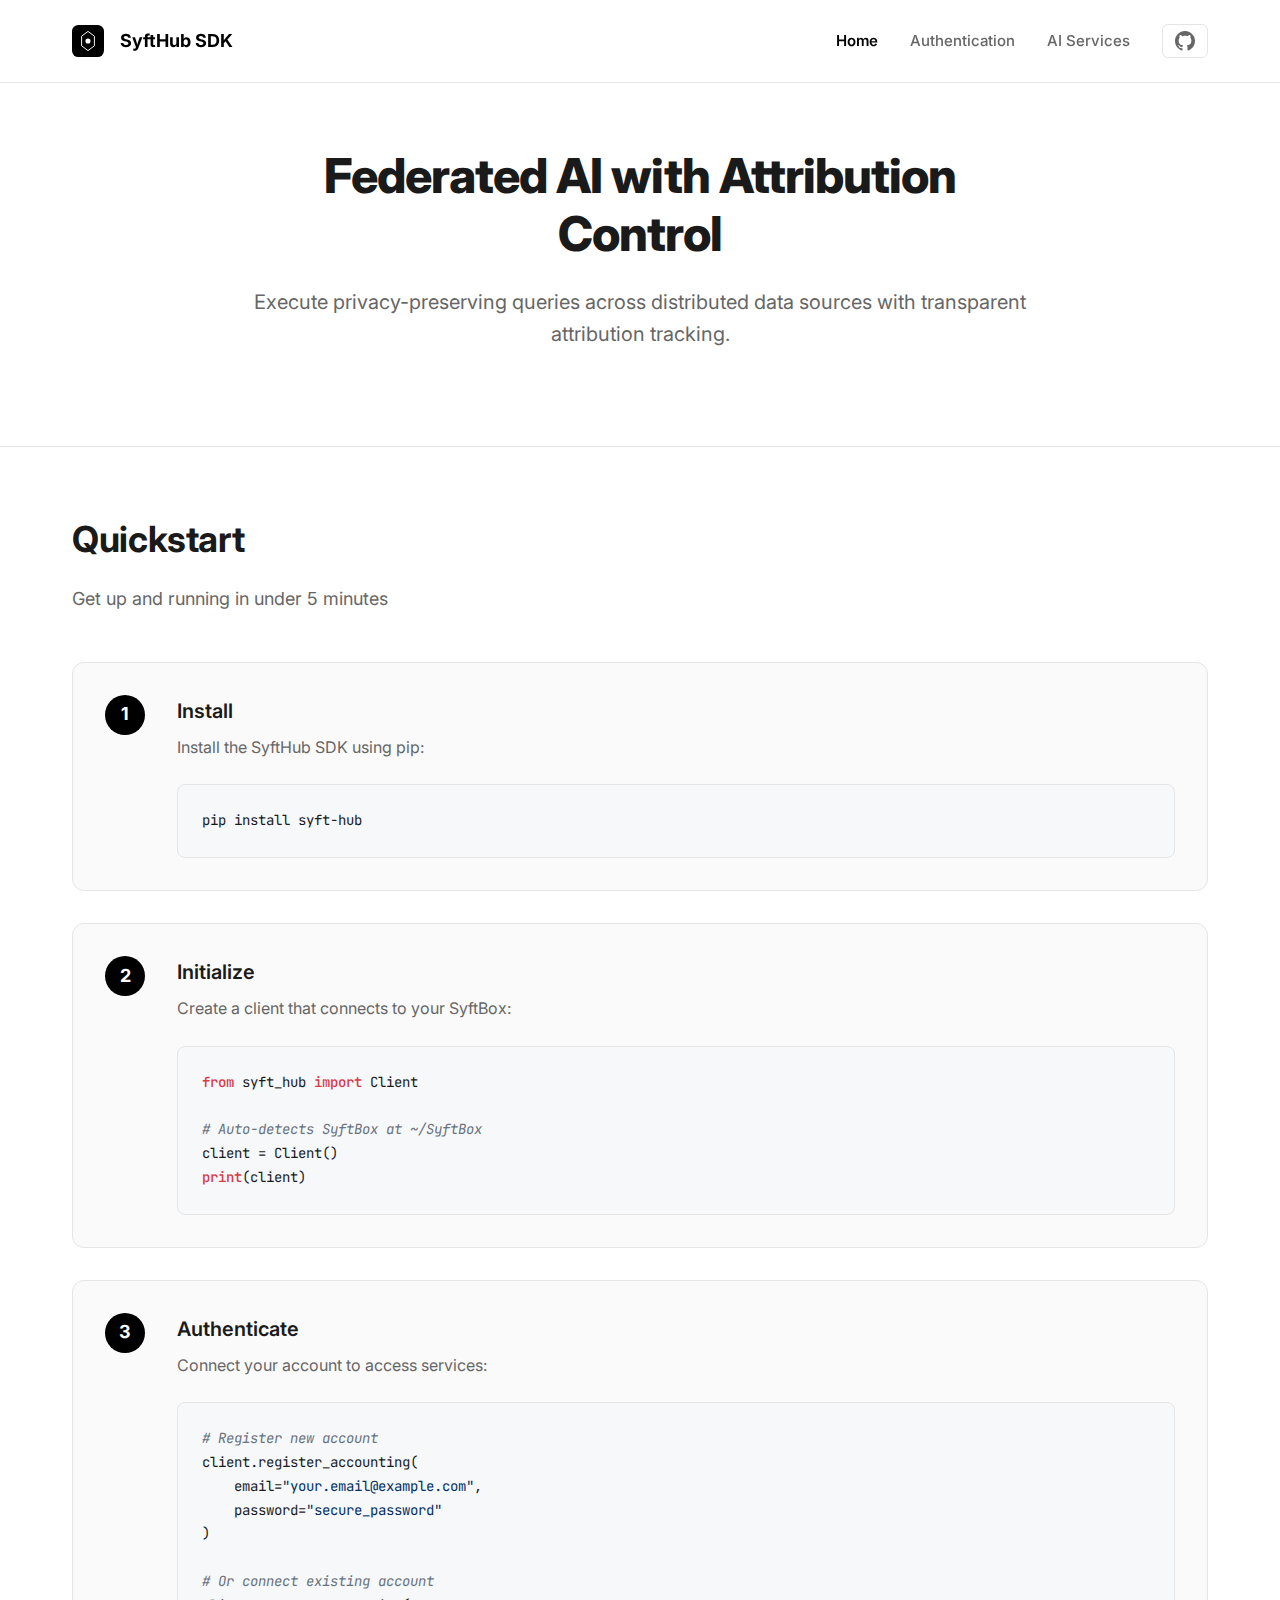
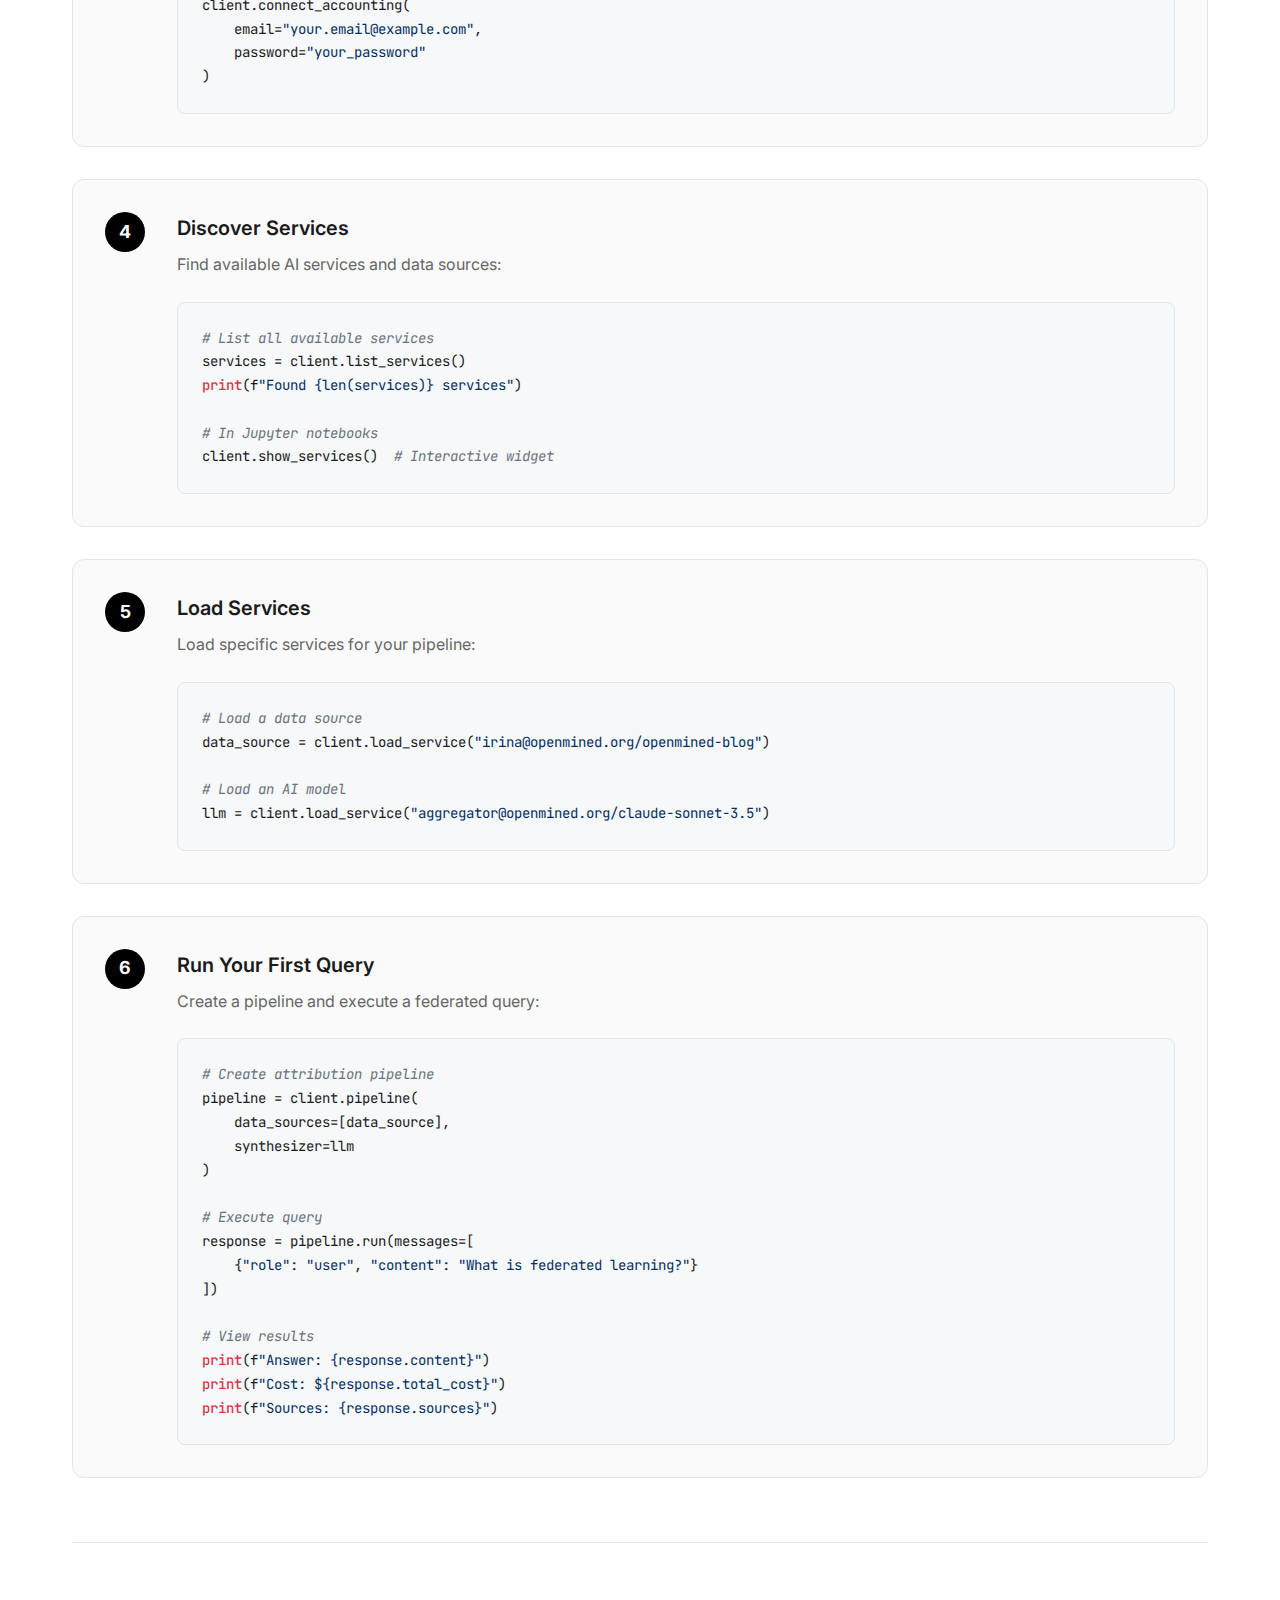
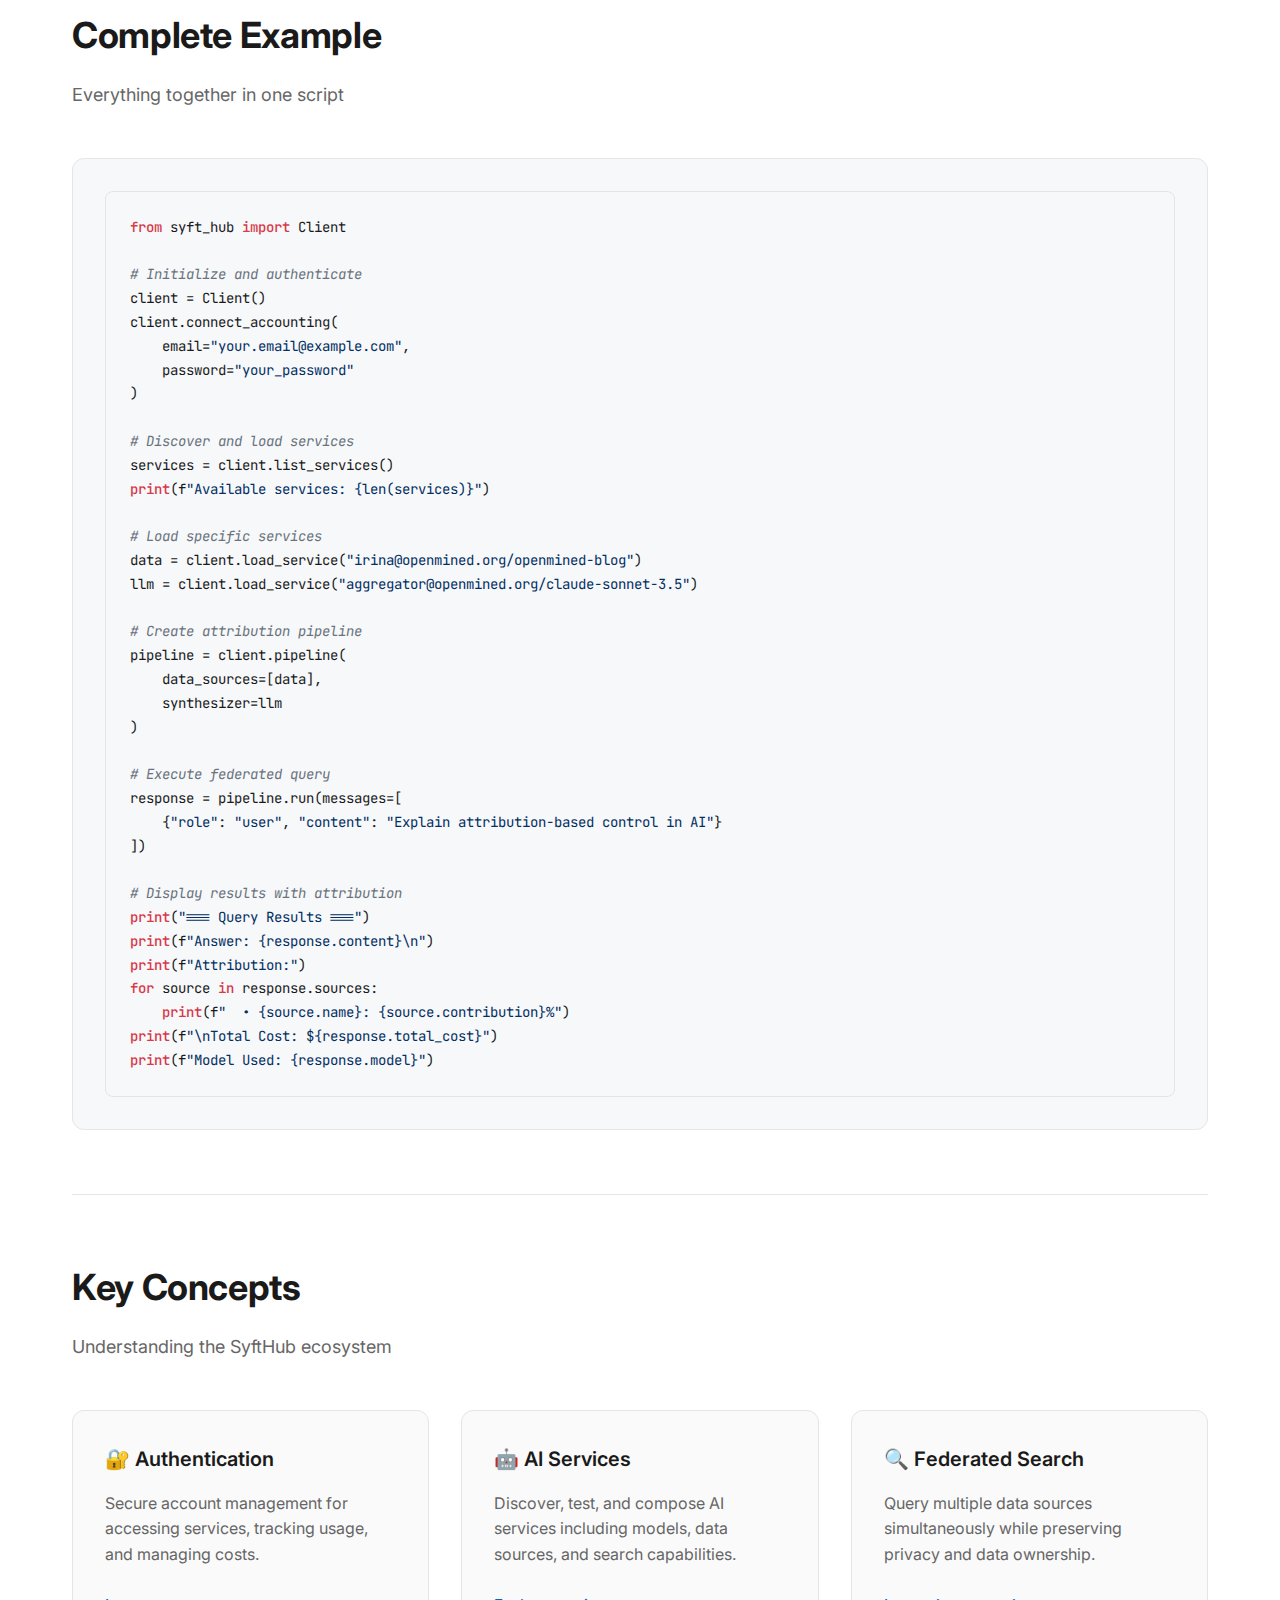
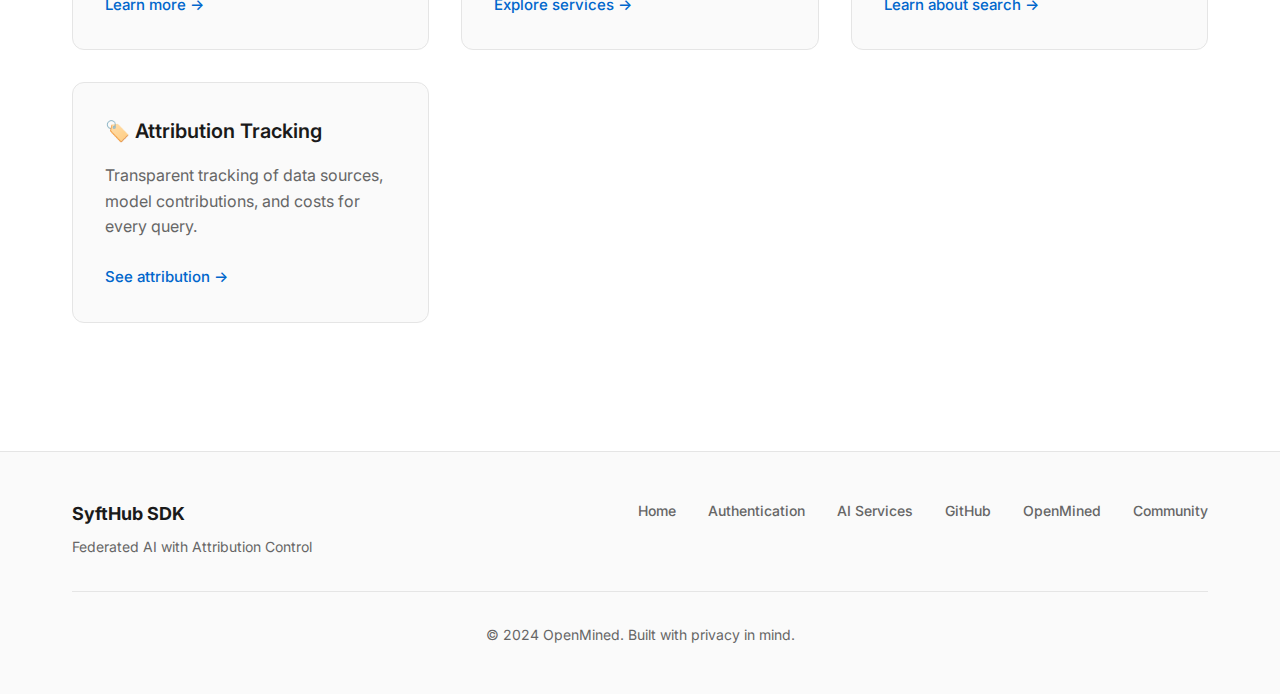
<file: docs/index.html>
<!DOCTYPE html>
<html lang="en">
<head>
    <meta charset="UTF-8">
    <meta name="viewport" content="width=device-width, initial-scale=1.0">
    <title>SyftHub SDK - Federated AI with Attribution Control</title>
    <link rel="stylesheet" href="styles.css">
    <link rel="preconnect" href="https://fonts.googleapis.com">
    <link rel="preconnect" href="https://fonts.gstatic.com" crossorigin>
    <link href="https://fonts.googleapis.com/css2?family=Inter:wght@400;500;600;700;800&family=JetBrains+Mono:wght@400;500&display=swap" rel="stylesheet">
</head>
<body>
    <!-- Header -->
    <header class="header">
        <div class="header-container">
            <a href="index.html" class="logo">
                <svg width="32" height="32" viewBox="0 0 100 100" fill="none" xmlns="http://www.w3.org/2000/svg">
                    <rect width="100" height="100" rx="20" fill="#000"/>
                    <path d="M30 35 L50 20 L70 35 L70 65 L50 80 L30 65 Z" stroke="#fff" stroke-width="3" fill="none"/>
                    <circle cx="50" cy="50" r="8" fill="#fff"/>
                </svg>
                <span>SyftHub SDK</span>
            </a>
            <nav class="nav">
                <a href="index.html" class="active">Home</a>
                <a href="authentication.html">Authentication</a>
                <a href="ai-services.html">AI Services</a>
                <a href="https://github.com/OpenMined/syft-nsai-sdk" target="_blank" class="github-link">
                    <svg width="20" height="20" viewBox="0 0 24 24" fill="currentColor">
                        <path d="M12 0c-6.626 0-12 5.373-12 12 0 5.302 3.438 9.8 8.207 11.387.599.111.793-.261.793-.577v-2.234c-3.338.726-4.033-1.416-4.033-1.416-.546-1.387-1.333-1.756-1.333-1.756-1.089-.745.083-.729.083-.729 1.205.084 1.839 1.237 1.839 1.237 1.07 1.834 2.807 1.304 3.492.997.107-.775.418-1.305.762-1.604-2.665-.305-5.467-1.334-5.467-5.931 0-1.311.469-2.381 1.236-3.221-.124-.303-.535-1.524.117-3.176 0 0 1.008-.322 3.301 1.23.957-.266 1.983-.399 3.003-.404 1.02.005 2.047.138 3.006.404 2.291-1.552 3.297-1.23 3.297-1.23.653 1.653.242 2.874.118 3.176.77.84 1.235 1.911 1.235 3.221 0 4.609-2.807 5.624-5.479 5.921.43.372.823 1.102.823 2.222v3.293c0 .319.192.694.801.576 4.765-1.589 8.199-6.086 8.199-11.386 0-6.627-5.373-12-12-12z"/>
                    </svg>
                </a>
            </nav>
        </div>
    </header>

    <!-- Hero -->
    <section class="hero">
        <div class="hero-container">
            <h1>Federated AI with Attribution Control</h1>
            <p class="hero-description">
                Execute privacy-preserving queries across distributed data sources with transparent attribution tracking.
            </p>
        </div>
    </section>

    <!-- Main Content -->
    <main class="main">
        <!-- Quickstart -->
        <section class="content-section">
            <div class="section-header">
                <h2>Quickstart</h2>
                <p>Get up and running in under 5 minutes</p>
            </div>

            <div class="steps">
                <div class="step">
                    <div class="step-number">1</div>
                    <div class="step-content">
                        <h3>Install</h3>
                        <p>Install the SyftHub SDK using pip:</p>
                        <pre><code>pip install syft-hub</code></pre>
                    </div>
                </div>

                <div class="step">
                    <div class="step-number">2</div>
                    <div class="step-content">
                        <h3>Initialize</h3>
                        <p>Create a client that connects to your SyftBox:</p>
                        <pre><code><span class="keyword">from</span> syft_hub <span class="keyword">import</span> Client

<span class="comment"># Auto-detects SyftBox at ~/SyftBox</span>
client = Client()
<span class="keyword">print</span>(client)</code></pre>
                    </div>
                </div>

                <div class="step">
                    <div class="step-number">3</div>
                    <div class="step-content">
                        <h3>Authenticate</h3>
                        <p>Connect your account to access services:</p>
                        <pre><code><span class="comment"># Register new account</span>
client.register_accounting(
    email=<span class="string">"your.email@example.com"</span>,
    password=<span class="string">"secure_password"</span>
)

<span class="comment"># Or connect existing account</span>
client.connect_accounting(
    email=<span class="string">"your.email@example.com"</span>,
    password=<span class="string">"your_password"</span>
)</code></pre>
                    </div>
                </div>

                <div class="step">
                    <div class="step-number">4</div>
                    <div class="step-content">
                        <h3>Discover Services</h3>
                        <p>Find available AI services and data sources:</p>
                        <pre><code><span class="comment"># List all available services</span>
services = client.list_services()
<span class="keyword">print</span>(f<span class="string">"Found {len(services)} services"</span>)

<span class="comment"># In Jupyter notebooks</span>
client.show_services()  <span class="comment"># Interactive widget</span></code></pre>
                    </div>
                </div>

                <div class="step">
                    <div class="step-number">5</div>
                    <div class="step-content">
                        <h3>Load Services</h3>
                        <p>Load specific services for your pipeline:</p>
                        <pre><code><span class="comment"># Load a data source</span>
data_source = client.load_service(<span class="string">"irina@openmined.org/openmined-blog"</span>)

<span class="comment"># Load an AI model</span>
llm = client.load_service(<span class="string">"aggregator@openmined.org/claude-sonnet-3.5"</span>)</code></pre>
                    </div>
                </div>

                <div class="step">
                    <div class="step-number">6</div>
                    <div class="step-content">
                        <h3>Run Your First Query</h3>
                        <p>Create a pipeline and execute a federated query:</p>
                        <pre><code><span class="comment"># Create attribution pipeline</span>
pipeline = client.pipeline(
    data_sources=[data_source],
    synthesizer=llm
)

<span class="comment"># Execute query</span>
response = pipeline.run(messages=[
    {<span class="string">"role"</span>: <span class="string">"user"</span>, <span class="string">"content"</span>: <span class="string">"What is federated learning?"</span>}
])

<span class="comment"># View results</span>
<span class="keyword">print</span>(f<span class="string">"Answer: {response.content}"</span>)
<span class="keyword">print</span>(f<span class="string">"Cost: ${response.total_cost}"</span>)
<span class="keyword">print</span>(f<span class="string">"Sources: {response.sources}"</span>)</code></pre>
                    </div>
                </div>
            </div>
        </section>

        <!-- Complete Example -->
        <section class="content-section">
            <div class="section-header">
                <h2>Complete Example</h2>
                <p>Everything together in one script</p>
            </div>

            <div class="code-showcase">
                <pre><code><span class="keyword">from</span> syft_hub <span class="keyword">import</span> Client

<span class="comment"># Initialize and authenticate</span>
client = Client()
client.connect_accounting(
    email=<span class="string">"your.email@example.com"</span>,
    password=<span class="string">"your_password"</span>
)

<span class="comment"># Discover and load services</span>
services = client.list_services()
<span class="keyword">print</span>(f<span class="string">"Available services: {len(services)}"</span>)

<span class="comment"># Load specific services</span>
data = client.load_service(<span class="string">"irina@openmined.org/openmined-blog"</span>)
llm = client.load_service(<span class="string">"aggregator@openmined.org/claude-sonnet-3.5"</span>)

<span class="comment"># Create attribution pipeline</span>
pipeline = client.pipeline(
    data_sources=[data],
    synthesizer=llm
)

<span class="comment"># Execute federated query</span>
response = pipeline.run(messages=[
    {<span class="string">"role"</span>: <span class="string">"user"</span>, <span class="string">"content"</span>: <span class="string">"Explain attribution-based control in AI"</span>}
])

<span class="comment"># Display results with attribution</span>
<span class="keyword">print</span>(<span class="string">"=== Query Results ==="</span>)
<span class="keyword">print</span>(f<span class="string">"Answer: {response.content}\n"</span>)
<span class="keyword">print</span>(f<span class="string">"Attribution:"</span>)
<span class="keyword">for</span> source <span class="keyword">in</span> response.sources:
    <span class="keyword">print</span>(f<span class="string">"  • {source.name}: {source.contribution}%"</span>)
<span class="keyword">print</span>(f<span class="string">"\nTotal Cost: ${response.total_cost}"</span>)
<span class="keyword">print</span>(f<span class="string">"Model Used: {response.model}"</span>)</code></pre>
            </div>
        </section>

        <!-- Key Concepts -->
        <section class="content-section">
            <div class="section-header">
                <h2>Key Concepts</h2>
                <p>Understanding the SyftHub ecosystem</p>
            </div>

            <div class="concepts-grid">
                <div class="concept-card">
                    <h3>🔐 Authentication</h3>
                    <p>Secure account management for accessing services, tracking usage, and managing costs.</p>
                    <a href="authentication.html" class="concept-link">Learn more →</a>
                </div>

                <div class="concept-card">
                    <h3>🤖 AI Services</h3>
                    <p>Discover, test, and compose AI services including models, data sources, and search capabilities.</p>
                    <a href="ai-services.html" class="concept-link">Explore services →</a>
                </div>

                <div class="concept-card">
                    <h3>🔍 Federated Search</h3>
                    <p>Query multiple data sources simultaneously while preserving privacy and data ownership.</p>
                    <a href="ai-services.html#search" class="concept-link">Learn about search →</a>
                </div>

                <div class="concept-card">
                    <h3>🏷️ Attribution Tracking</h3>
                    <p>Transparent tracking of data sources, model contributions, and costs for every query.</p>
                    <a href="ai-services.html#attribution" class="concept-link">See attribution →</a>
                </div>
            </div>
        </section>
    </main>

    <!-- Footer -->
    <footer class="footer">
        <div class="footer-container">
            <div class="footer-content">
                <div class="footer-section">
                    <strong>SyftHub SDK</strong>
                    <p>Federated AI with Attribution Control</p>
                </div>
                <div class="footer-links">
                    <a href="index.html">Home</a>
                    <a href="authentication.html">Authentication</a>
                    <a href="ai-services.html">AI Services</a>
                    <a href="https://github.com/OpenMined/syft-nsai-sdk">GitHub</a>
                    <a href="https://openmined.org">OpenMined</a>
                    <a href="https://slack.openmined.org">Community</a>
                </div>
            </div>
            <div class="footer-bottom">
                <p>© 2024 OpenMined. Built with privacy in mind.</p>
            </div>
        </div>
    </footer>
</body>
</html>
</file>
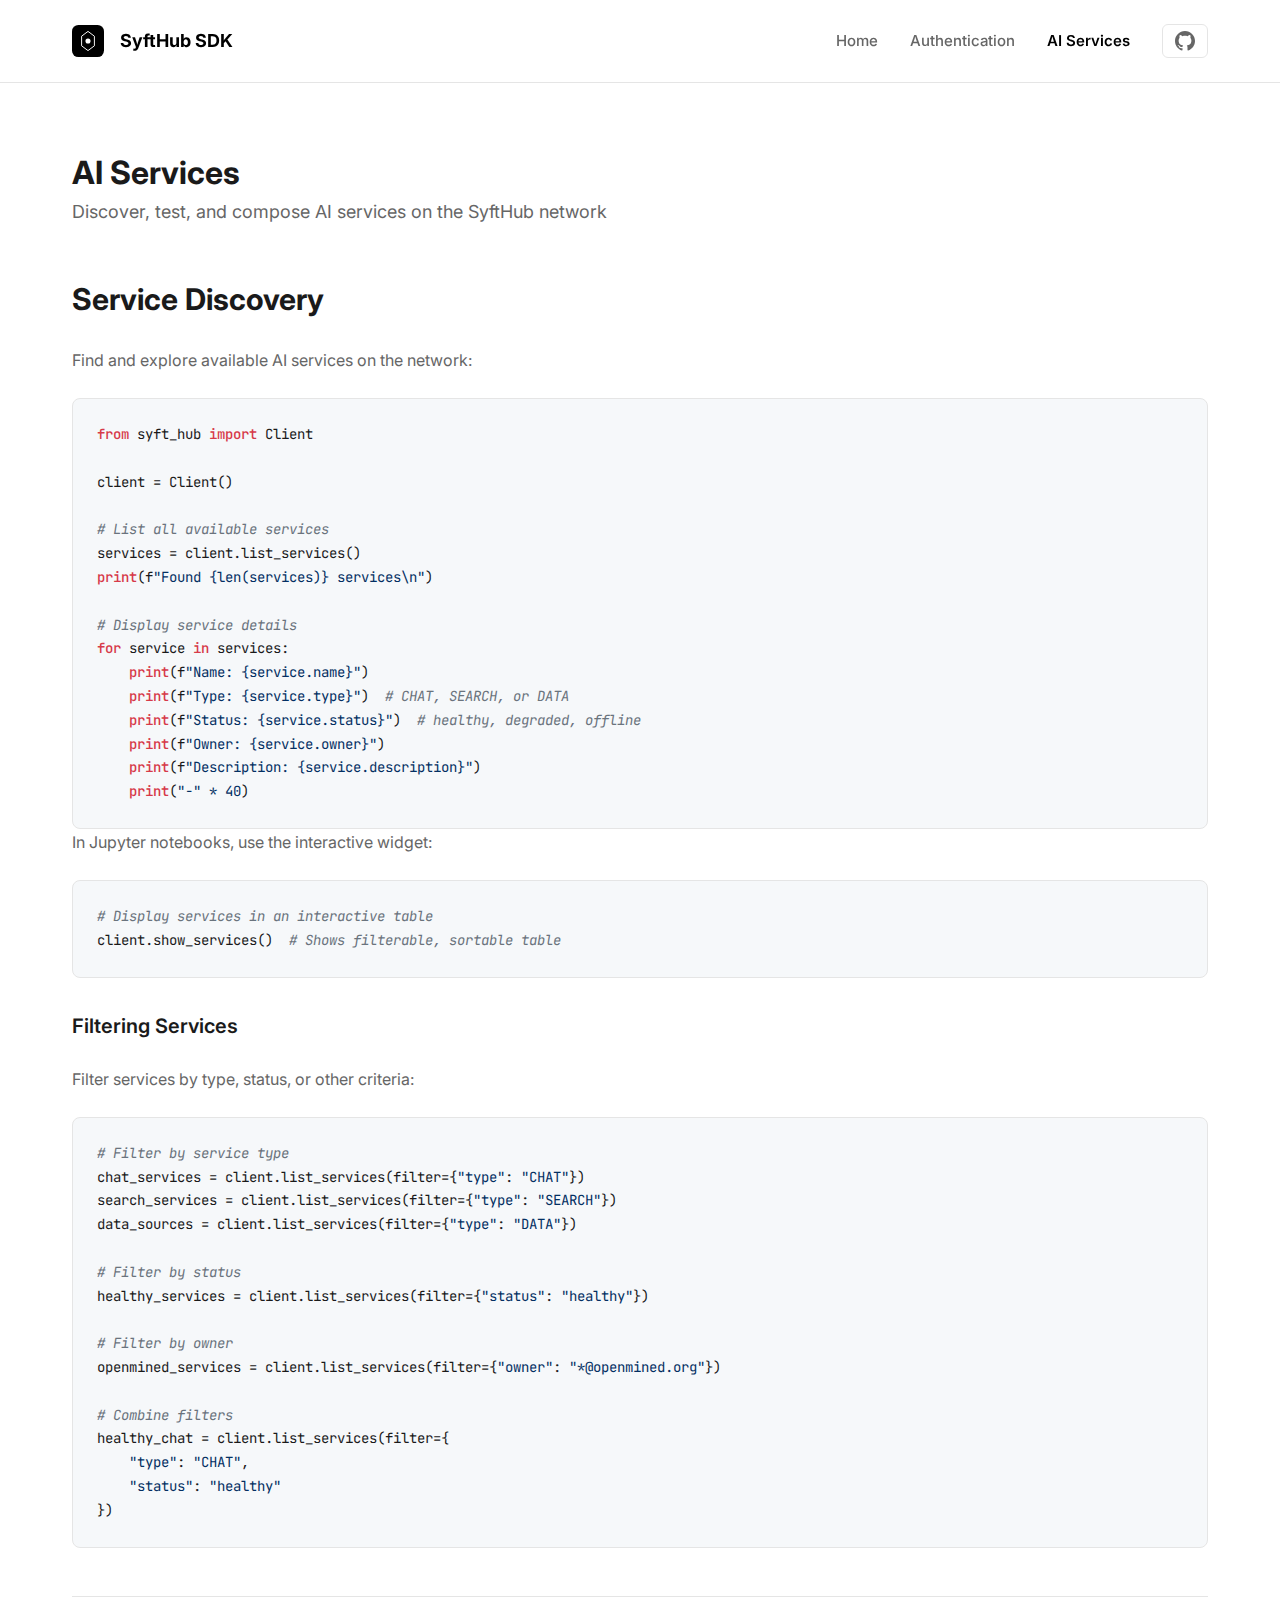
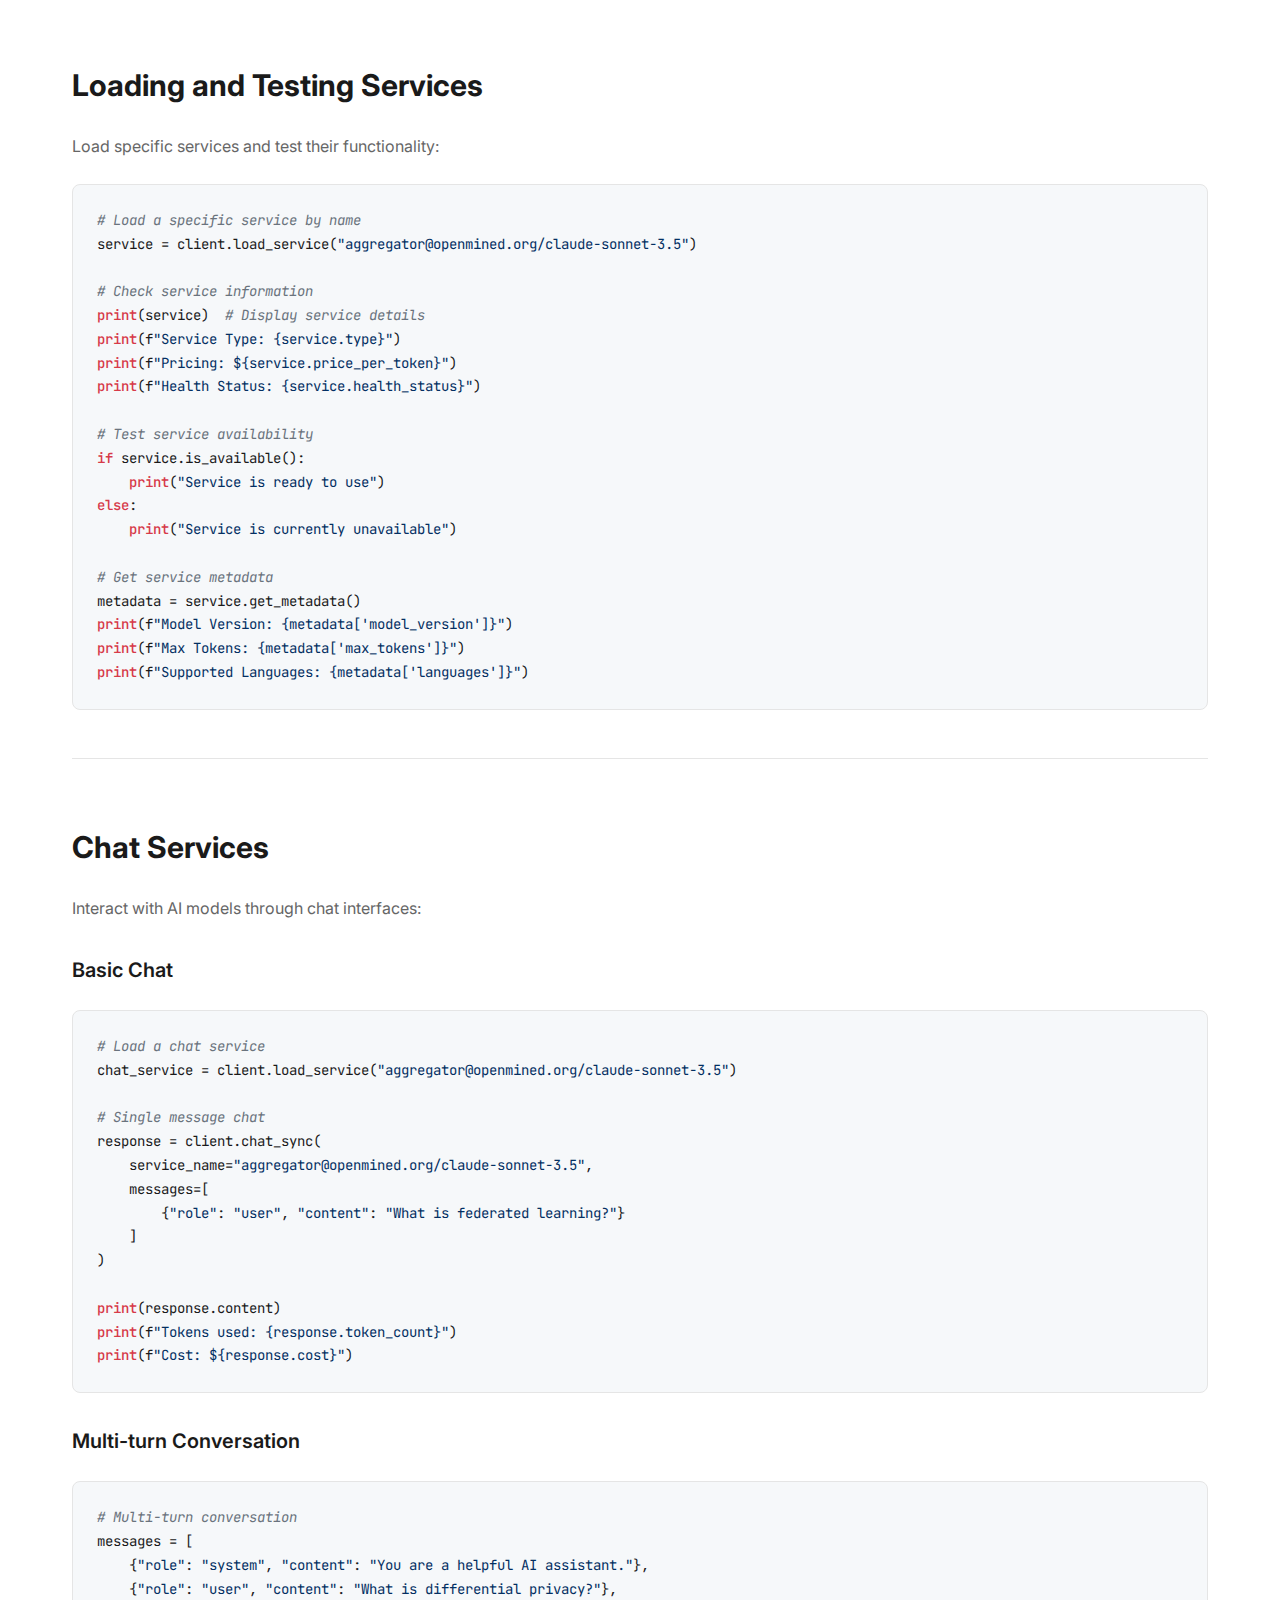
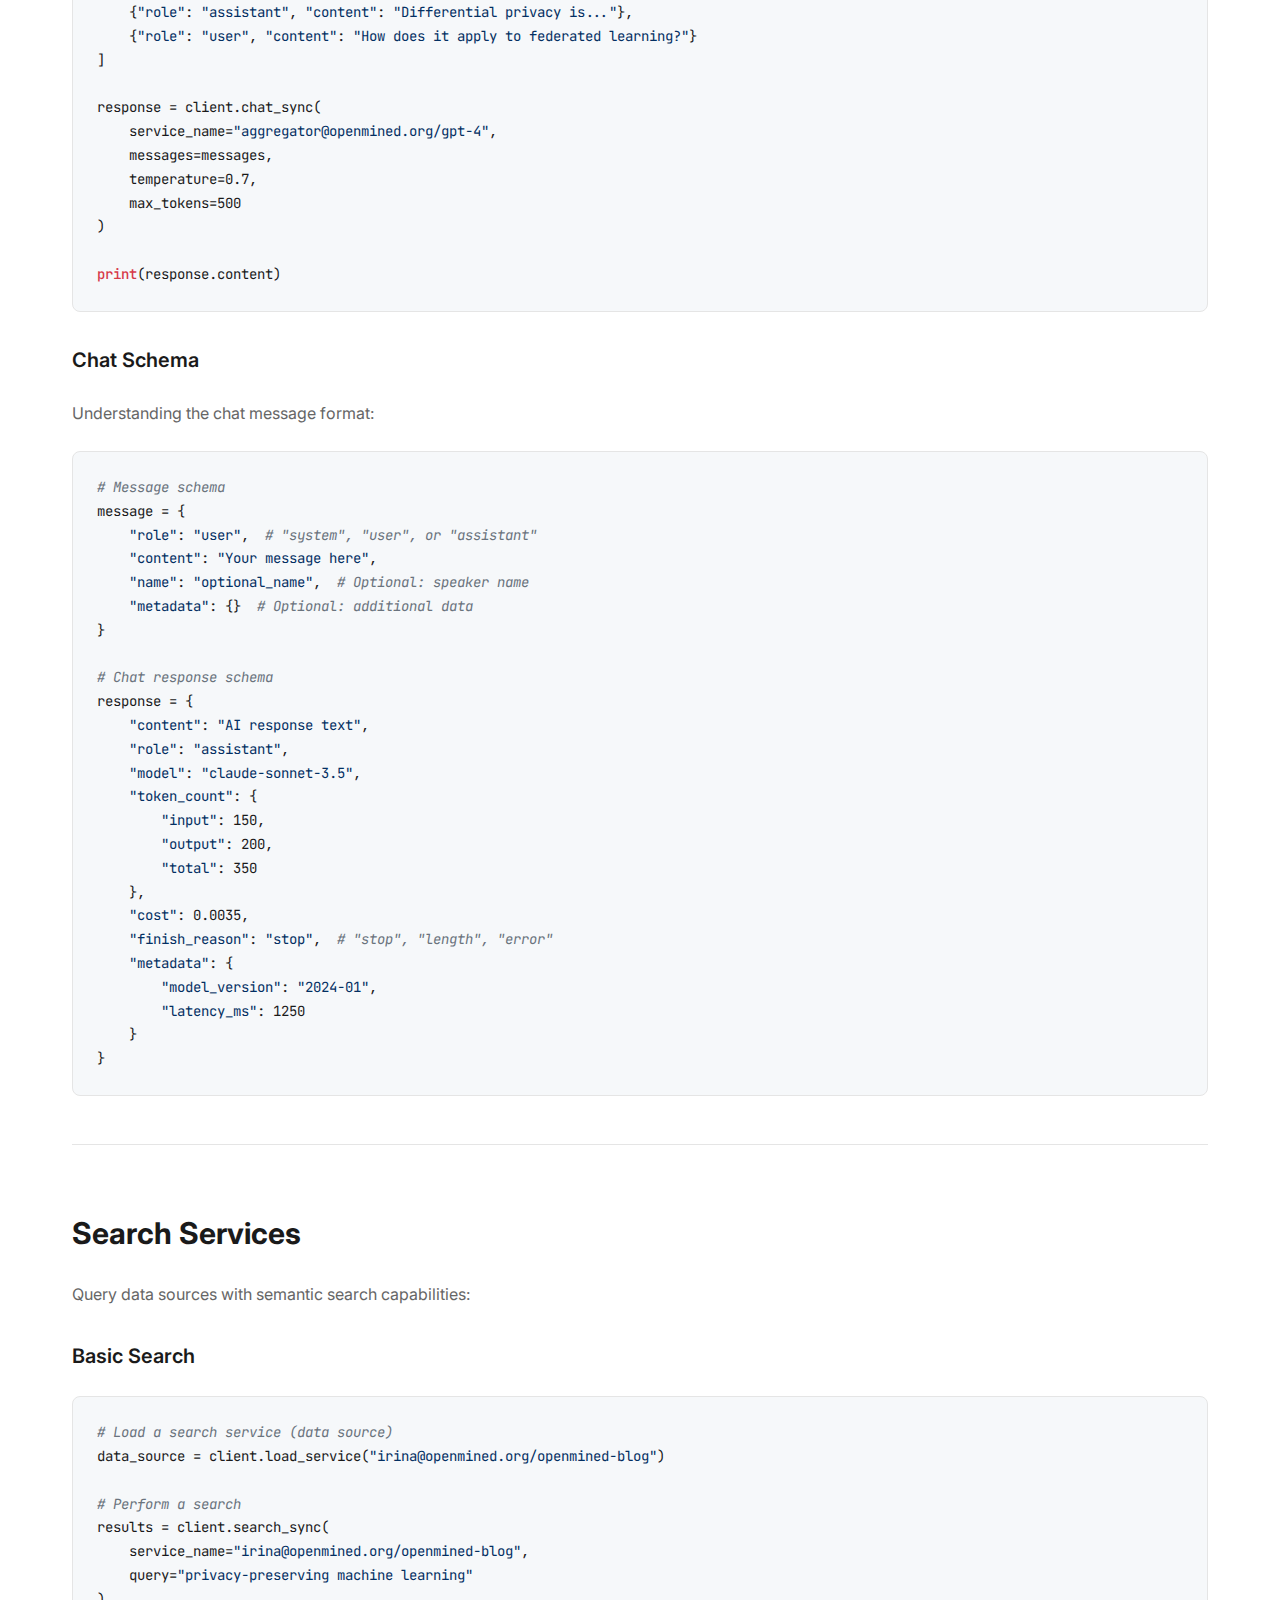
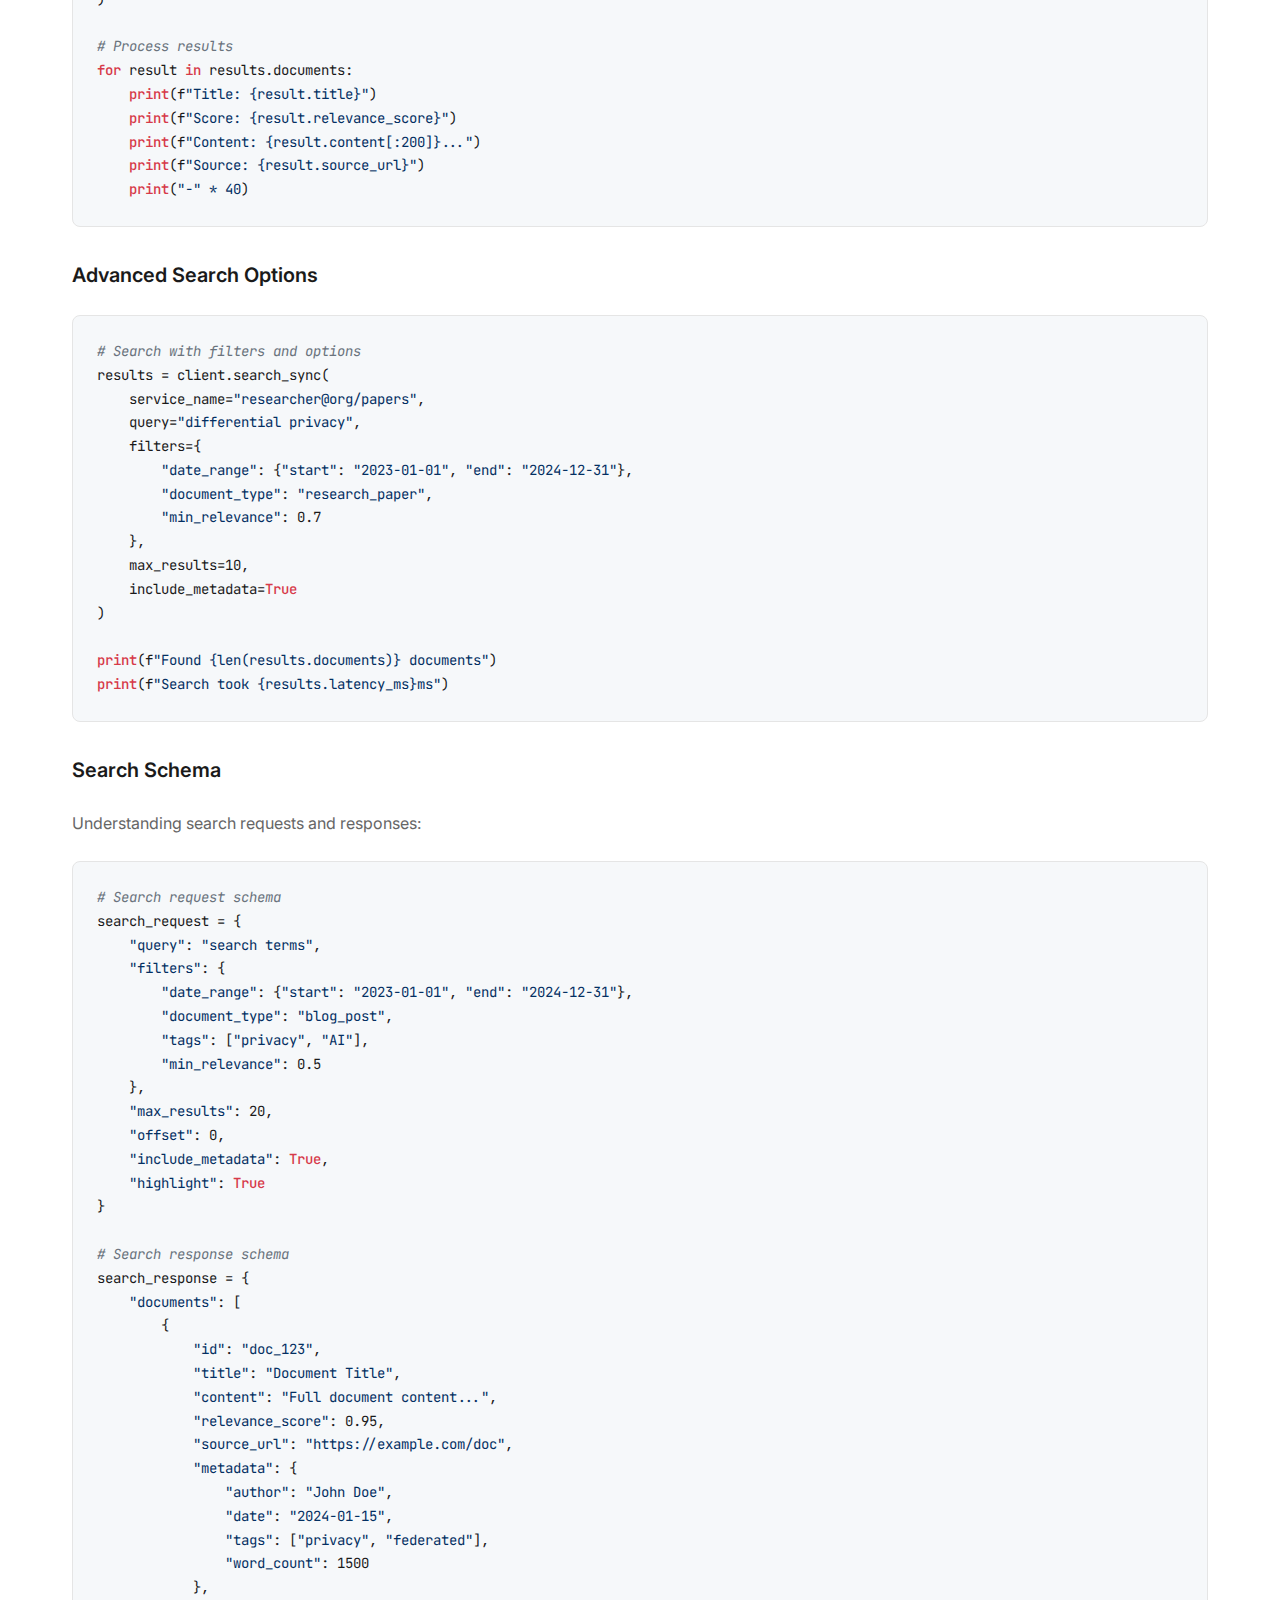
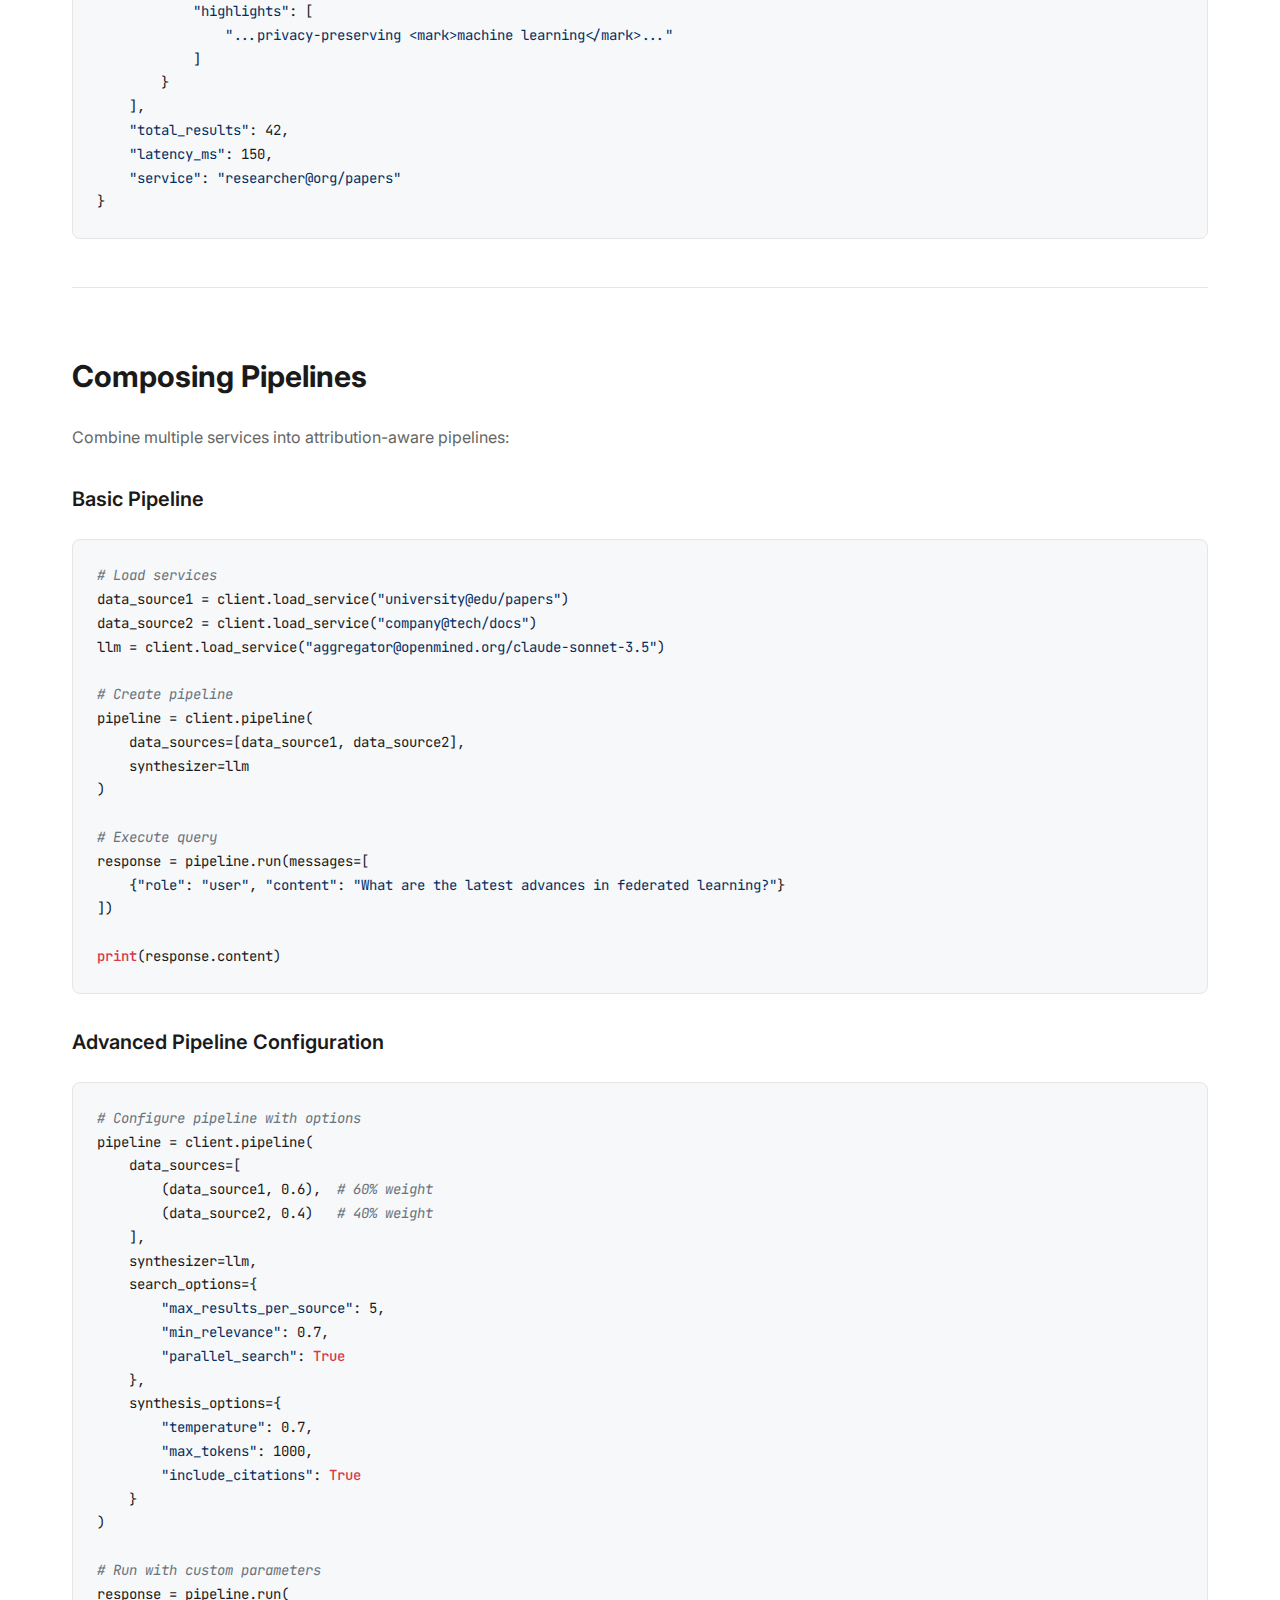
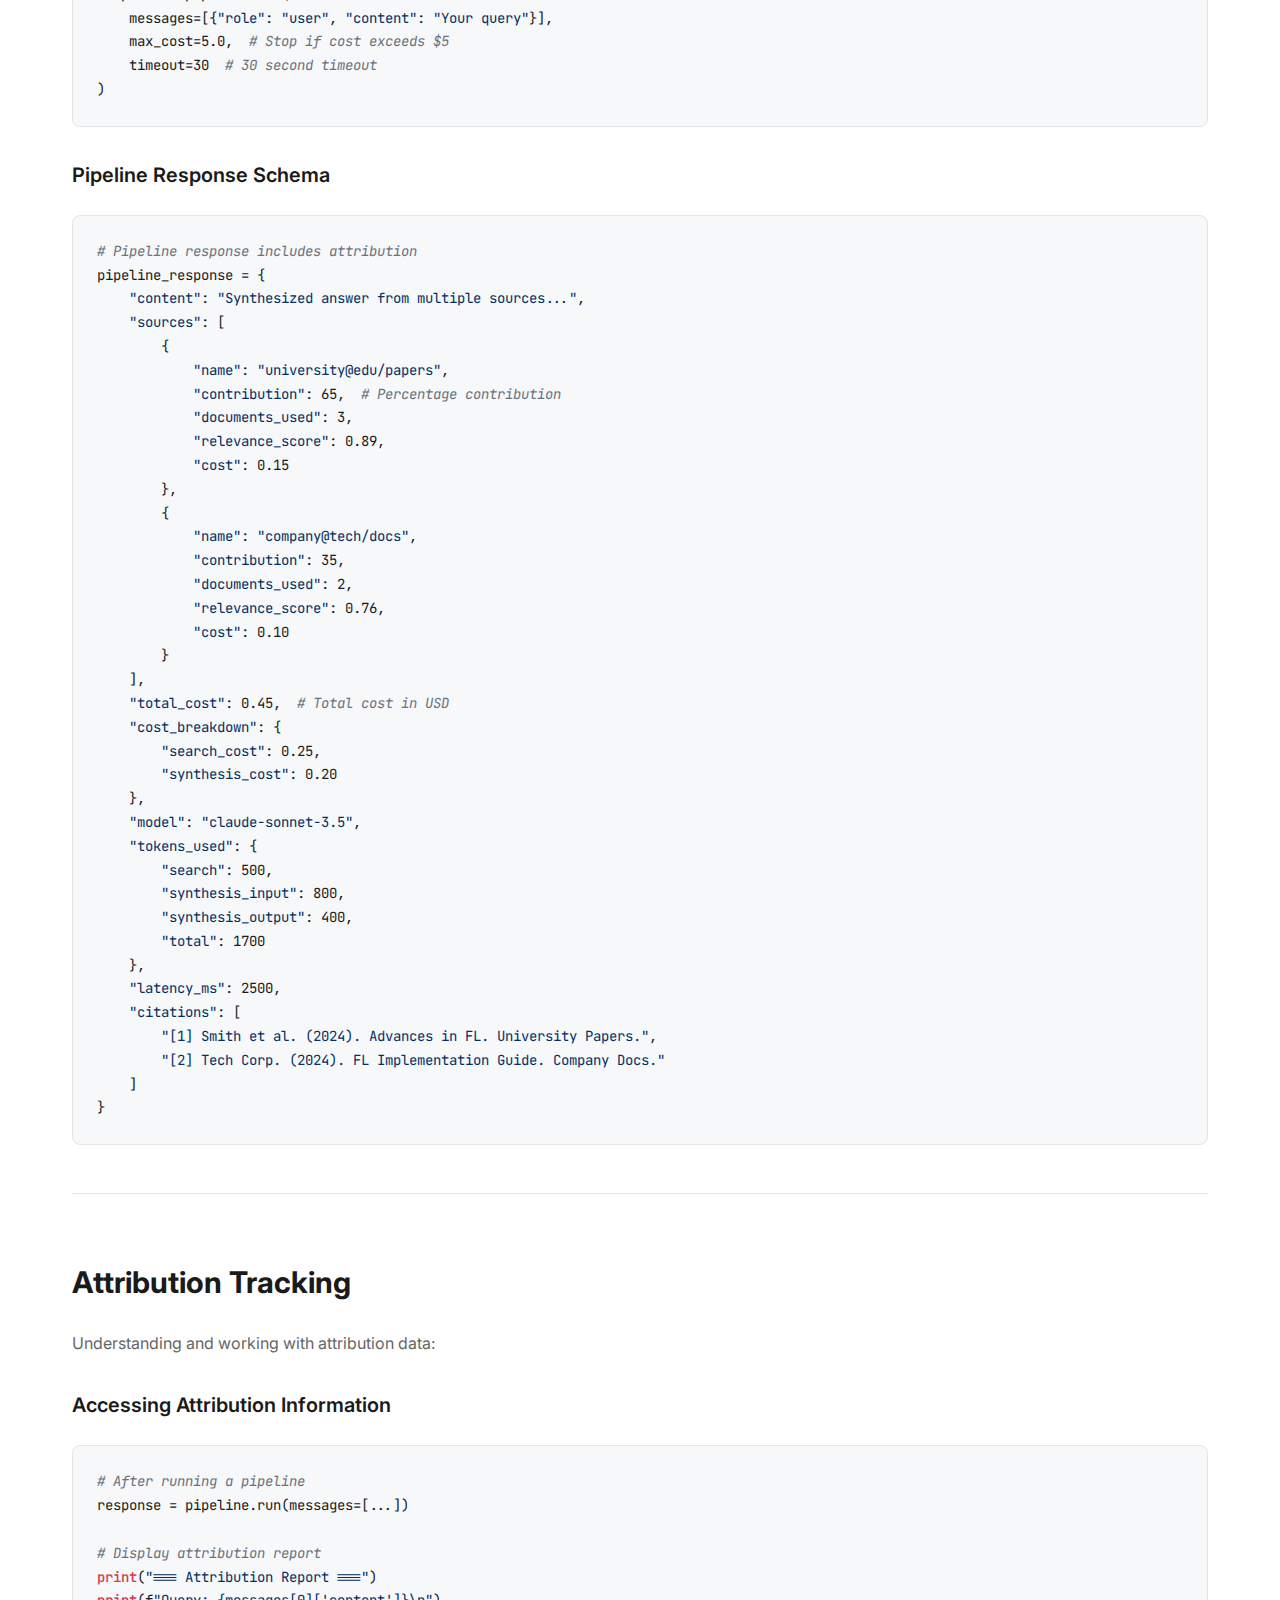
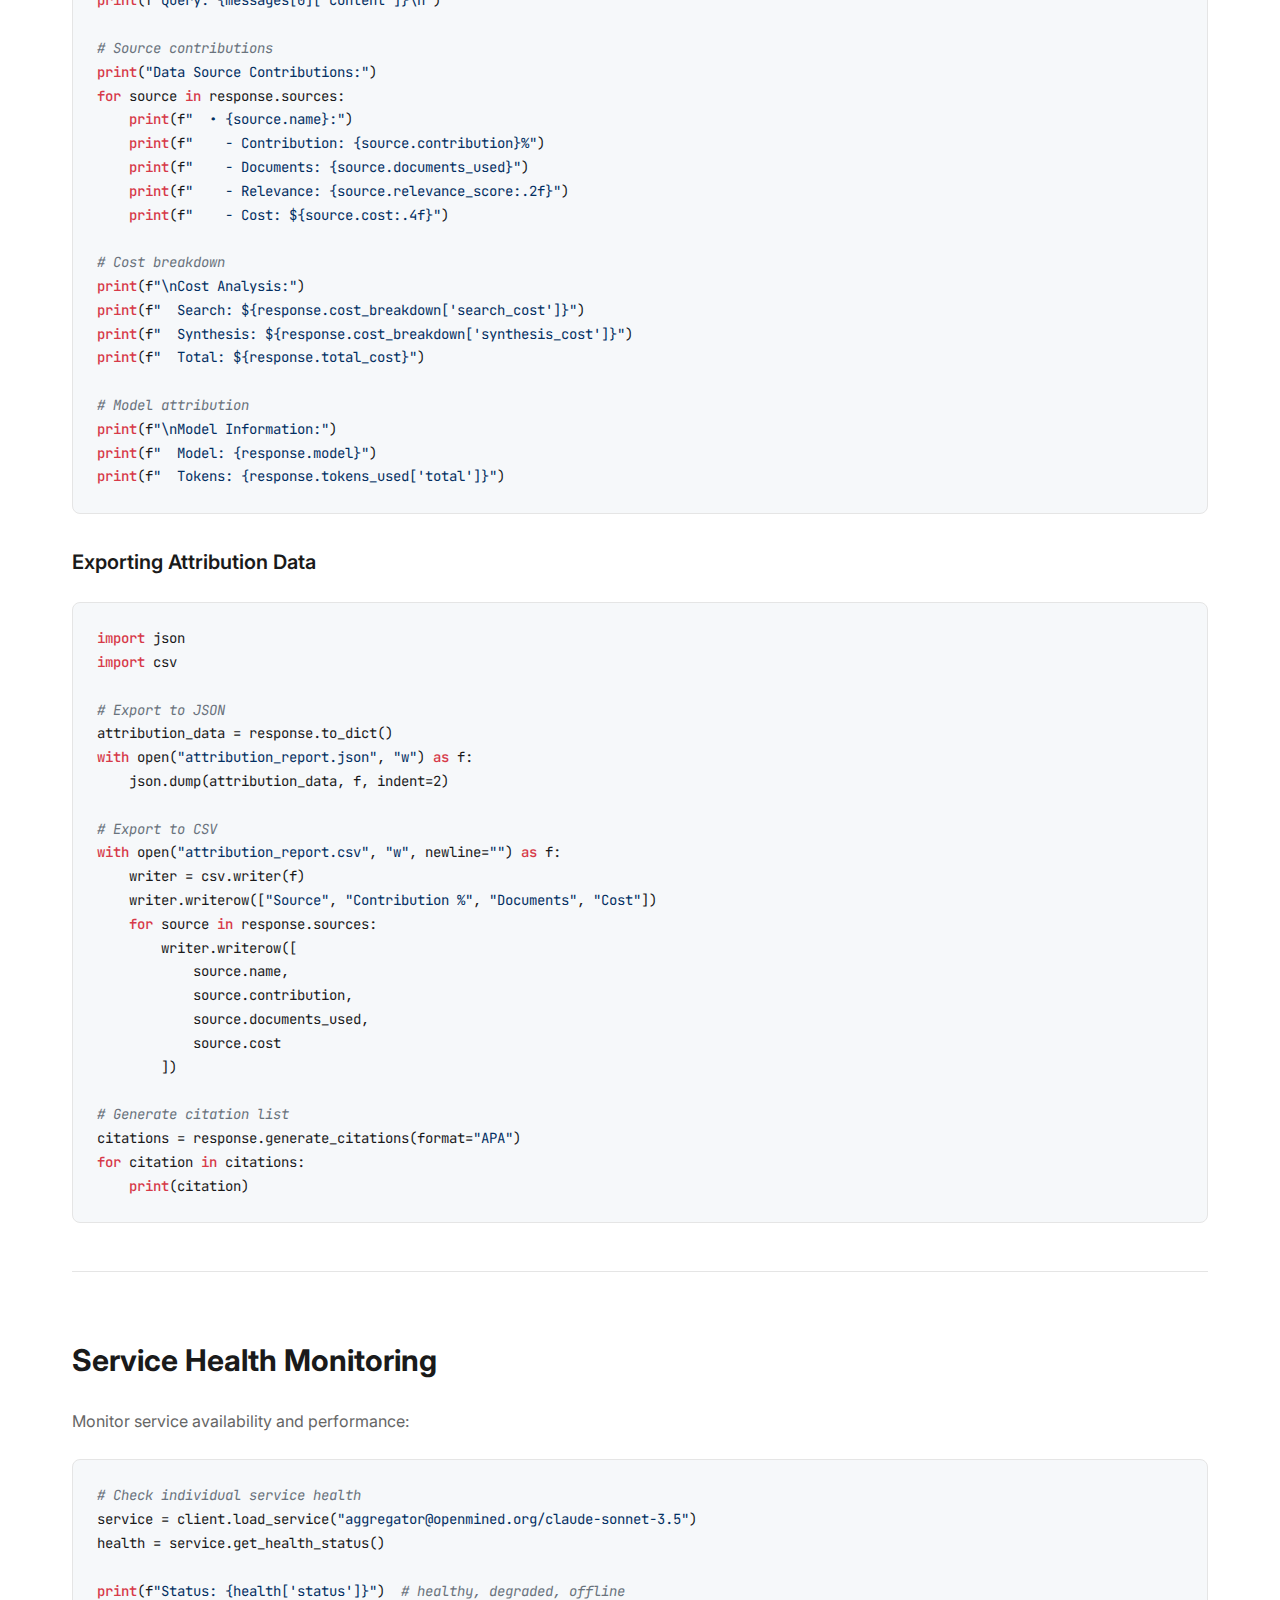
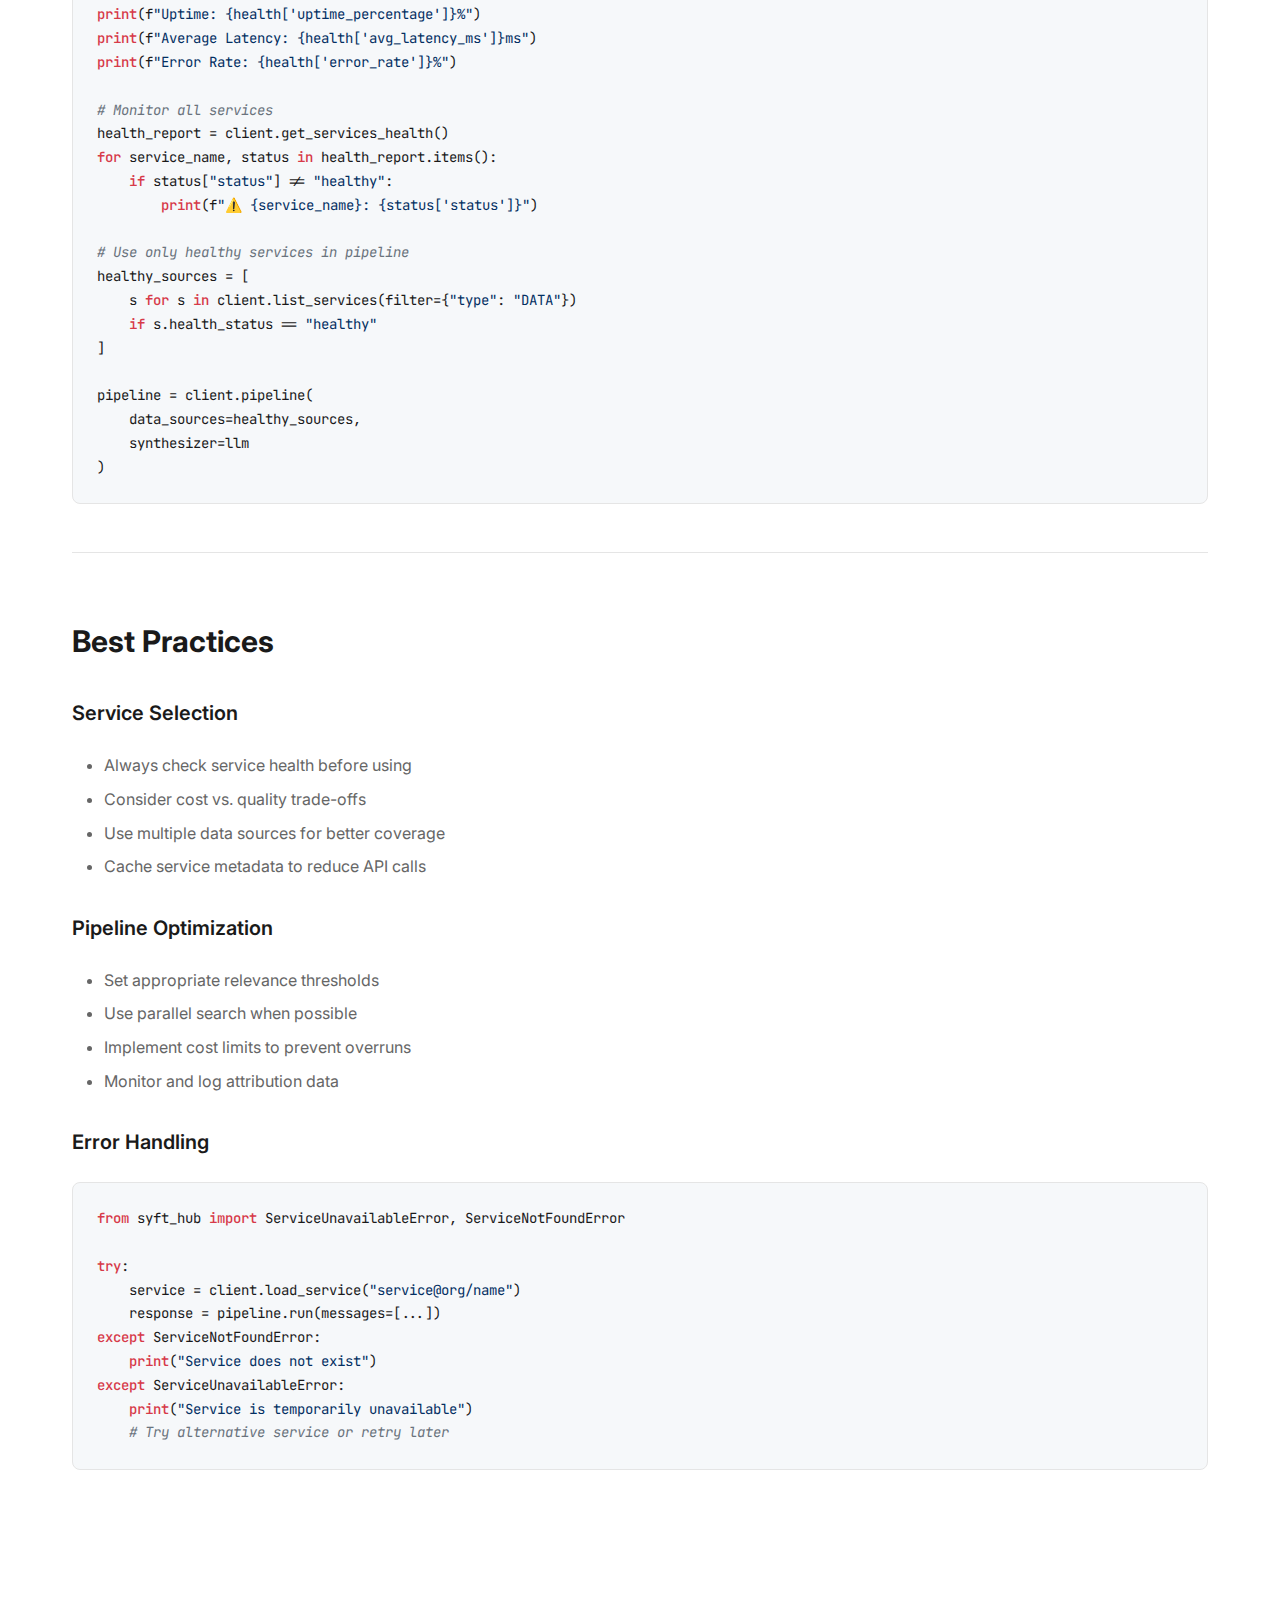
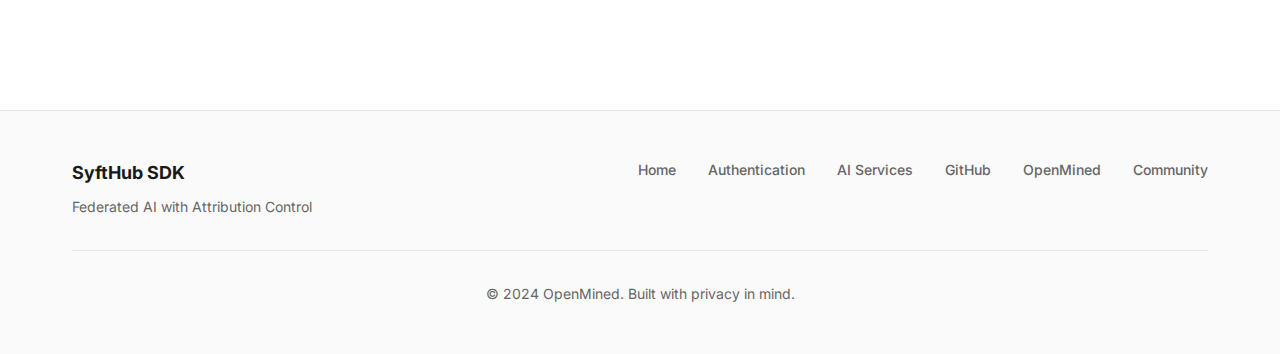
<file: docs/ai-services.html>
<!DOCTYPE html>
<html lang="en">
<head>
    <meta charset="UTF-8">
    <meta name="viewport" content="width=device-width, initial-scale=1.0">
    <title>AI Services - SyftHub SDK</title>
    <link rel="stylesheet" href="styles.css">
    <link rel="preconnect" href="https://fonts.googleapis.com">
    <link rel="preconnect" href="https://fonts.gstatic.com" crossorigin>
    <link href="https://fonts.googleapis.com/css2?family=Inter:wght@400;500;600;700;800&family=JetBrains+Mono:wght@400;500&display=swap" rel="stylesheet">
</head>
<body>
    <!-- Header -->
    <header class="header">
        <div class="header-container">
            <a href="index.html" class="logo">
                <svg width="32" height="32" viewBox="0 0 100 100" fill="none" xmlns="http://www.w3.org/2000/svg">
                    <rect width="100" height="100" rx="20" fill="#000"/>
                    <path d="M30 35 L50 20 L70 35 L70 65 L50 80 L30 65 Z" stroke="#fff" stroke-width="3" fill="none"/>
                    <circle cx="50" cy="50" r="8" fill="#fff"/>
                </svg>
                <span>SyftHub SDK</span>
            </a>
            <nav class="nav">
                <a href="index.html">Home</a>
                <a href="authentication.html">Authentication</a>
                <a href="ai-services.html" class="active">AI Services</a>
                <a href="https://github.com/OpenMined/syft-nsai-sdk" target="_blank" class="github-link">
                    <svg width="20" height="20" viewBox="0 0 24 24" fill="currentColor">
                        <path d="M12 0c-6.626 0-12 5.373-12 12 0 5.302 3.438 9.8 8.207 11.387.599.111.793-.261.793-.577v-2.234c-3.338.726-4.033-1.416-4.033-1.416-.546-1.387-1.333-1.756-1.333-1.756-1.089-.745.083-.729.083-.729 1.205.084 1.839 1.237 1.839 1.237 1.07 1.834 2.807 1.304 3.492.997.107-.775.418-1.305.762-1.604-2.665-.305-5.467-1.334-5.467-5.931 0-1.311.469-2.381 1.236-3.221-.124-.303-.535-1.524.117-3.176 0 0 1.008-.322 3.301 1.23.957-.266 1.983-.399 3.003-.404 1.02.005 2.047.138 3.006.404 2.291-1.552 3.297-1.23 3.297-1.23.653 1.653.242 2.874.118 3.176.77.84 1.235 1.911 1.235 3.221 0 4.609-2.807 5.624-5.479 5.921.43.372.823 1.102.823 2.222v3.293c0 .319.192.694.801.576 4.765-1.589 8.199-6.086 8.199-11.386 0-6.627-5.373-12-12-12z"/>
                    </svg>
                </a>
            </nav>
        </div>
    </header>

    <!-- Main Content -->
    <main class="main">
        <section class="content-section">
            <div class="section-header">
                <h1>AI Services</h1>
                <p>Discover, test, and compose AI services on the SyftHub network</p>
            </div>

            <!-- Service Discovery -->
            <div class="linear-section">
                <h2>Service Discovery</h2>
                <p>Find and explore available AI services on the network:</p>
                
                <pre><code><span class="keyword">from</span> syft_hub <span class="keyword">import</span> Client

client = Client()

<span class="comment"># List all available services</span>
services = client.list_services()
<span class="keyword">print</span>(f<span class="string">"Found {len(services)} services\n"</span>)

<span class="comment"># Display service details</span>
<span class="keyword">for</span> service <span class="keyword">in</span> services:
    <span class="keyword">print</span>(f<span class="string">"Name: {service.name}"</span>)
    <span class="keyword">print</span>(f<span class="string">"Type: {service.type}"</span>)  <span class="comment"># CHAT, SEARCH, or DATA</span>
    <span class="keyword">print</span>(f<span class="string">"Status: {service.status}"</span>)  <span class="comment"># healthy, degraded, offline</span>
    <span class="keyword">print</span>(f<span class="string">"Owner: {service.owner}"</span>)
    <span class="keyword">print</span>(f<span class="string">"Description: {service.description}"</span>)
    <span class="keyword">print</span>(<span class="string">"-" * 40</span>)</code></pre>

                <p>In Jupyter notebooks, use the interactive widget:</p>
                <pre><code><span class="comment"># Display services in an interactive table</span>
client.show_services()  <span class="comment"># Shows filterable, sortable table</span></code></pre>

                <h3>Filtering Services</h3>
                <p>Filter services by type, status, or other criteria:</p>
                <pre><code><span class="comment"># Filter by service type</span>
chat_services = client.list_services(filter={<span class="string">"type"</span>: <span class="string">"CHAT"</span>})
search_services = client.list_services(filter={<span class="string">"type"</span>: <span class="string">"SEARCH"</span>})
data_sources = client.list_services(filter={<span class="string">"type"</span>: <span class="string">"DATA"</span>})

<span class="comment"># Filter by status</span>
healthy_services = client.list_services(filter={<span class="string">"status"</span>: <span class="string">"healthy"</span>})

<span class="comment"># Filter by owner</span>
openmined_services = client.list_services(filter={<span class="string">"owner"</span>: <span class="string">"*@openmined.org"</span>})

<span class="comment"># Combine filters</span>
healthy_chat = client.list_services(filter={
    <span class="string">"type"</span>: <span class="string">"CHAT"</span>,
    <span class="string">"status"</span>: <span class="string">"healthy"</span>
})</code></pre>
            </div>

            <!-- Loading and Testing Services -->
            <div class="linear-section">
                <h2>Loading and Testing Services</h2>
                <p>Load specific services and test their functionality:</p>
                
                <pre><code><span class="comment"># Load a specific service by name</span>
service = client.load_service(<span class="string">"aggregator@openmined.org/claude-sonnet-3.5"</span>)

<span class="comment"># Check service information</span>
<span class="keyword">print</span>(service)  <span class="comment"># Display service details</span>
<span class="keyword">print</span>(f<span class="string">"Service Type: {service.type}"</span>)
<span class="keyword">print</span>(f<span class="string">"Pricing: ${service.price_per_token}"</span>)
<span class="keyword">print</span>(f<span class="string">"Health Status: {service.health_status}"</span>)

<span class="comment"># Test service availability</span>
<span class="keyword">if</span> service.is_available():
    <span class="keyword">print</span>(<span class="string">"Service is ready to use"</span>)
<span class="keyword">else</span>:
    <span class="keyword">print</span>(<span class="string">"Service is currently unavailable"</span>)

<span class="comment"># Get service metadata</span>
metadata = service.get_metadata()
<span class="keyword">print</span>(f<span class="string">"Model Version: {metadata['model_version']}"</span>)
<span class="keyword">print</span>(f<span class="string">"Max Tokens: {metadata['max_tokens']}"</span>)
<span class="keyword">print</span>(f<span class="string">"Supported Languages: {metadata['languages']}"</span>)</code></pre>
            </div>

            <!-- Chat Services -->
            <div class="linear-section" id="chat">
                <h2>Chat Services</h2>
                <p>Interact with AI models through chat interfaces:</p>
                
                <h3>Basic Chat</h3>
                <pre><code><span class="comment"># Load a chat service</span>
chat_service = client.load_service(<span class="string">"aggregator@openmined.org/claude-sonnet-3.5"</span>)

<span class="comment"># Single message chat</span>
response = client.chat_sync(
    service_name=<span class="string">"aggregator@openmined.org/claude-sonnet-3.5"</span>,
    messages=[
        {<span class="string">"role"</span>: <span class="string">"user"</span>, <span class="string">"content"</span>: <span class="string">"What is federated learning?"</span>}
    ]
)

<span class="keyword">print</span>(response.content)
<span class="keyword">print</span>(f<span class="string">"Tokens used: {response.token_count}"</span>)
<span class="keyword">print</span>(f<span class="string">"Cost: ${response.cost}"</span>)</code></pre>

                <h3>Multi-turn Conversation</h3>
                <pre><code><span class="comment"># Multi-turn conversation</span>
messages = [
    {<span class="string">"role"</span>: <span class="string">"system"</span>, <span class="string">"content"</span>: <span class="string">"You are a helpful AI assistant."</span>},
    {<span class="string">"role"</span>: <span class="string">"user"</span>, <span class="string">"content"</span>: <span class="string">"What is differential privacy?"</span>},
    {<span class="string">"role"</span>: <span class="string">"assistant"</span>, <span class="string">"content"</span>: <span class="string">"Differential privacy is..."</span>},
    {<span class="string">"role"</span>: <span class="string">"user"</span>, <span class="string">"content"</span>: <span class="string">"How does it apply to federated learning?"</span>}
]

response = client.chat_sync(
    service_name=<span class="string">"aggregator@openmined.org/gpt-4"</span>,
    messages=messages,
    temperature=0.7,
    max_tokens=500
)

<span class="keyword">print</span>(response.content)</code></pre>

                <h3>Chat Schema</h3>
                <p>Understanding the chat message format:</p>
                <pre><code><span class="comment"># Message schema</span>
message = {
    <span class="string">"role"</span>: <span class="string">"user"</span>,  <span class="comment"># "system", "user", or "assistant"</span>
    <span class="string">"content"</span>: <span class="string">"Your message here"</span>,
    <span class="string">"name"</span>: <span class="string">"optional_name"</span>,  <span class="comment"># Optional: speaker name</span>
    <span class="string">"metadata"</span>: {}  <span class="comment"># Optional: additional data</span>
}

<span class="comment"># Chat response schema</span>
response = {
    <span class="string">"content"</span>: <span class="string">"AI response text"</span>,
    <span class="string">"role"</span>: <span class="string">"assistant"</span>,
    <span class="string">"model"</span>: <span class="string">"claude-sonnet-3.5"</span>,
    <span class="string">"token_count"</span>: {
        <span class="string">"input"</span>: 150,
        <span class="string">"output"</span>: 200,
        <span class="string">"total"</span>: 350
    },
    <span class="string">"cost"</span>: 0.0035,
    <span class="string">"finish_reason"</span>: <span class="string">"stop"</span>,  <span class="comment"># "stop", "length", "error"</span>
    <span class="string">"metadata"</span>: {
        <span class="string">"model_version"</span>: <span class="string">"2024-01"</span>,
        <span class="string">"latency_ms"</span>: 1250
    }
}</code></pre>
            </div>

            <!-- Search Services -->
            <div class="linear-section" id="search">
                <h2>Search Services</h2>
                <p>Query data sources with semantic search capabilities:</p>
                
                <h3>Basic Search</h3>
                <pre><code><span class="comment"># Load a search service (data source)</span>
data_source = client.load_service(<span class="string">"irina@openmined.org/openmined-blog"</span>)

<span class="comment"># Perform a search</span>
results = client.search_sync(
    service_name=<span class="string">"irina@openmined.org/openmined-blog"</span>,
    query=<span class="string">"privacy-preserving machine learning"</span>
)

<span class="comment"># Process results</span>
<span class="keyword">for</span> result <span class="keyword">in</span> results.documents:
    <span class="keyword">print</span>(f<span class="string">"Title: {result.title}"</span>)
    <span class="keyword">print</span>(f<span class="string">"Score: {result.relevance_score}"</span>)
    <span class="keyword">print</span>(f<span class="string">"Content: {result.content[:200]}..."</span>)
    <span class="keyword">print</span>(f<span class="string">"Source: {result.source_url}"</span>)
    <span class="keyword">print</span>(<span class="string">"-" * 40</span>)</code></pre>

                <h3>Advanced Search Options</h3>
                <pre><code><span class="comment"># Search with filters and options</span>
results = client.search_sync(
    service_name=<span class="string">"researcher@org/papers"</span>,
    query=<span class="string">"differential privacy"</span>,
    filters={
        <span class="string">"date_range"</span>: {<span class="string">"start"</span>: <span class="string">"2023-01-01"</span>, <span class="string">"end"</span>: <span class="string">"2024-12-31"</span>},
        <span class="string">"document_type"</span>: <span class="string">"research_paper"</span>,
        <span class="string">"min_relevance"</span>: 0.7
    },
    max_results=10,
    include_metadata=<span class="keyword">True</span>
)

<span class="keyword">print</span>(f<span class="string">"Found {len(results.documents)} documents"</span>)
<span class="keyword">print</span>(f<span class="string">"Search took {results.latency_ms}ms"</span>)</code></pre>

                <h3>Search Schema</h3>
                <p>Understanding search requests and responses:</p>
                <pre><code><span class="comment"># Search request schema</span>
search_request = {
    <span class="string">"query"</span>: <span class="string">"search terms"</span>,
    <span class="string">"filters"</span>: {
        <span class="string">"date_range"</span>: {<span class="string">"start"</span>: <span class="string">"2023-01-01"</span>, <span class="string">"end"</span>: <span class="string">"2024-12-31"</span>},
        <span class="string">"document_type"</span>: <span class="string">"blog_post"</span>,
        <span class="string">"tags"</span>: [<span class="string">"privacy"</span>, <span class="string">"AI"</span>],
        <span class="string">"min_relevance"</span>: 0.5
    },
    <span class="string">"max_results"</span>: 20,
    <span class="string">"offset"</span>: 0,
    <span class="string">"include_metadata"</span>: <span class="keyword">True</span>,
    <span class="string">"highlight"</span>: <span class="keyword">True</span>
}

<span class="comment"># Search response schema</span>
search_response = {
    <span class="string">"documents"</span>: [
        {
            <span class="string">"id"</span>: <span class="string">"doc_123"</span>,
            <span class="string">"title"</span>: <span class="string">"Document Title"</span>,
            <span class="string">"content"</span>: <span class="string">"Full document content..."</span>,
            <span class="string">"relevance_score"</span>: 0.95,
            <span class="string">"source_url"</span>: <span class="string">"https://example.com/doc"</span>,
            <span class="string">"metadata"</span>: {
                <span class="string">"author"</span>: <span class="string">"John Doe"</span>,
                <span class="string">"date"</span>: <span class="string">"2024-01-15"</span>,
                <span class="string">"tags"</span>: [<span class="string">"privacy"</span>, <span class="string">"federated"</span>],
                <span class="string">"word_count"</span>: 1500
            },
            <span class="string">"highlights"</span>: [
                <span class="string">"...privacy-preserving &lt;mark&gt;machine learning&lt;/mark&gt;..."</span>
            ]
        }
    ],
    <span class="string">"total_results"</span>: 42,
    <span class="string">"latency_ms"</span>: 150,
    <span class="string">"service"</span>: <span class="string">"researcher@org/papers"</span>
}</code></pre>
            </div>

            <!-- Composing Pipelines -->
            <div class="linear-section">
                <h2>Composing Pipelines</h2>
                <p>Combine multiple services into attribution-aware pipelines:</p>
                
                <h3>Basic Pipeline</h3>
                <pre><code><span class="comment"># Load services</span>
data_source1 = client.load_service(<span class="string">"university@edu/papers"</span>)
data_source2 = client.load_service(<span class="string">"company@tech/docs"</span>)
llm = client.load_service(<span class="string">"aggregator@openmined.org/claude-sonnet-3.5"</span>)

<span class="comment"># Create pipeline</span>
pipeline = client.pipeline(
    data_sources=[data_source1, data_source2],
    synthesizer=llm
)

<span class="comment"># Execute query</span>
response = pipeline.run(messages=[
    {<span class="string">"role"</span>: <span class="string">"user"</span>, <span class="string">"content"</span>: <span class="string">"What are the latest advances in federated learning?"</span>}
])

<span class="keyword">print</span>(response.content)</code></pre>

                <h3>Advanced Pipeline Configuration</h3>
                <pre><code><span class="comment"># Configure pipeline with options</span>
pipeline = client.pipeline(
    data_sources=[
        (data_source1, 0.6),  <span class="comment"># 60% weight</span>
        (data_source2, 0.4)   <span class="comment"># 40% weight</span>
    ],
    synthesizer=llm,
    search_options={
        <span class="string">"max_results_per_source"</span>: 5,
        <span class="string">"min_relevance"</span>: 0.7,
        <span class="string">"parallel_search"</span>: <span class="keyword">True</span>
    },
    synthesis_options={
        <span class="string">"temperature"</span>: 0.7,
        <span class="string">"max_tokens"</span>: 1000,
        <span class="string">"include_citations"</span>: <span class="keyword">True</span>
    }
)

<span class="comment"># Run with custom parameters</span>
response = pipeline.run(
    messages=[{<span class="string">"role"</span>: <span class="string">"user"</span>, <span class="string">"content"</span>: <span class="string">"Your query"</span>}],
    max_cost=5.0,  <span class="comment"># Stop if cost exceeds $5</span>
    timeout=30  <span class="comment"># 30 second timeout</span>
)</code></pre>

                <h3>Pipeline Response Schema</h3>
                <pre><code><span class="comment"># Pipeline response includes attribution</span>
pipeline_response = {
    <span class="string">"content"</span>: <span class="string">"Synthesized answer from multiple sources..."</span>,
    <span class="string">"sources"</span>: [
        {
            <span class="string">"name"</span>: <span class="string">"university@edu/papers"</span>,
            <span class="string">"contribution"</span>: 65,  <span class="comment"># Percentage contribution</span>
            <span class="string">"documents_used"</span>: 3,
            <span class="string">"relevance_score"</span>: 0.89,
            <span class="string">"cost"</span>: 0.15
        },
        {
            <span class="string">"name"</span>: <span class="string">"company@tech/docs"</span>,
            <span class="string">"contribution"</span>: 35,
            <span class="string">"documents_used"</span>: 2,
            <span class="string">"relevance_score"</span>: 0.76,
            <span class="string">"cost"</span>: 0.10
        }
    ],
    <span class="string">"total_cost"</span>: 0.45,  <span class="comment"># Total cost in USD</span>
    <span class="string">"cost_breakdown"</span>: {
        <span class="string">"search_cost"</span>: 0.25,
        <span class="string">"synthesis_cost"</span>: 0.20
    },
    <span class="string">"model"</span>: <span class="string">"claude-sonnet-3.5"</span>,
    <span class="string">"tokens_used"</span>: {
        <span class="string">"search"</span>: 500,
        <span class="string">"synthesis_input"</span>: 800,
        <span class="string">"synthesis_output"</span>: 400,
        <span class="string">"total"</span>: 1700
    },
    <span class="string">"latency_ms"</span>: 2500,
    <span class="string">"citations"</span>: [
        <span class="string">"[1] Smith et al. (2024). Advances in FL. University Papers."</span>,
        <span class="string">"[2] Tech Corp. (2024). FL Implementation Guide. Company Docs."</span>
    ]
}</code></pre>
            </div>

            <!-- Attribution Tracking -->
            <div class="linear-section" id="attribution">
                <h2>Attribution Tracking</h2>
                <p>Understanding and working with attribution data:</p>
                
                <h3>Accessing Attribution Information</h3>
                <pre><code><span class="comment"># After running a pipeline</span>
response = pipeline.run(messages=[...])

<span class="comment"># Display attribution report</span>
<span class="keyword">print</span>(<span class="string">"=== Attribution Report ==="</span>)
<span class="keyword">print</span>(f<span class="string">"Query: {messages[0]['content']}\n"</span>)

<span class="comment"># Source contributions</span>
<span class="keyword">print</span>(<span class="string">"Data Source Contributions:"</span>)
<span class="keyword">for</span> source <span class="keyword">in</span> response.sources:
    <span class="keyword">print</span>(f<span class="string">"  • {source.name}:"</span>)
    <span class="keyword">print</span>(f<span class="string">"    - Contribution: {source.contribution}%"</span>)
    <span class="keyword">print</span>(f<span class="string">"    - Documents: {source.documents_used}"</span>)
    <span class="keyword">print</span>(f<span class="string">"    - Relevance: {source.relevance_score:.2f}"</span>)
    <span class="keyword">print</span>(f<span class="string">"    - Cost: ${source.cost:.4f}"</span>)

<span class="comment"># Cost breakdown</span>
<span class="keyword">print</span>(f<span class="string">"\nCost Analysis:"</span>)
<span class="keyword">print</span>(f<span class="string">"  Search: ${response.cost_breakdown['search_cost']}"</span>)
<span class="keyword">print</span>(f<span class="string">"  Synthesis: ${response.cost_breakdown['synthesis_cost']}"</span>)
<span class="keyword">print</span>(f<span class="string">"  Total: ${response.total_cost}"</span>)

<span class="comment"># Model attribution</span>
<span class="keyword">print</span>(f<span class="string">"\nModel Information:"</span>)
<span class="keyword">print</span>(f<span class="string">"  Model: {response.model}"</span>)
<span class="keyword">print</span>(f<span class="string">"  Tokens: {response.tokens_used['total']}"</span>)</code></pre>

                <h3>Exporting Attribution Data</h3>
                <pre><code><span class="keyword">import</span> json
<span class="keyword">import</span> csv

<span class="comment"># Export to JSON</span>
attribution_data = response.to_dict()
<span class="keyword">with</span> open(<span class="string">"attribution_report.json"</span>, <span class="string">"w"</span>) <span class="keyword">as</span> f:
    json.dump(attribution_data, f, indent=2)

<span class="comment"># Export to CSV</span>
<span class="keyword">with</span> open(<span class="string">"attribution_report.csv"</span>, <span class="string">"w"</span>, newline=<span class="string">""</span>) <span class="keyword">as</span> f:
    writer = csv.writer(f)
    writer.writerow([<span class="string">"Source"</span>, <span class="string">"Contribution %"</span>, <span class="string">"Documents"</span>, <span class="string">"Cost"</span>])
    <span class="keyword">for</span> source <span class="keyword">in</span> response.sources:
        writer.writerow([
            source.name,
            source.contribution,
            source.documents_used,
            source.cost
        ])

<span class="comment"># Generate citation list</span>
citations = response.generate_citations(format=<span class="string">"APA"</span>)
<span class="keyword">for</span> citation <span class="keyword">in</span> citations:
    <span class="keyword">print</span>(citation)</code></pre>
            </div>

            <!-- Service Health Monitoring -->
            <div class="linear-section">
                <h2>Service Health Monitoring</h2>
                <p>Monitor service availability and performance:</p>
                
                <pre><code><span class="comment"># Check individual service health</span>
service = client.load_service(<span class="string">"aggregator@openmined.org/claude-sonnet-3.5"</span>)
health = service.get_health_status()

<span class="keyword">print</span>(f<span class="string">"Status: {health['status']}"</span>)  <span class="comment"># healthy, degraded, offline</span>
<span class="keyword">print</span>(f<span class="string">"Uptime: {health['uptime_percentage']}%"</span>)
<span class="keyword">print</span>(f<span class="string">"Average Latency: {health['avg_latency_ms']}ms"</span>)
<span class="keyword">print</span>(f<span class="string">"Error Rate: {health['error_rate']}%"</span>)

<span class="comment"># Monitor all services</span>
health_report = client.get_services_health()
<span class="keyword">for</span> service_name, status <span class="keyword">in</span> health_report.items():
    <span class="keyword">if</span> status[<span class="string">"status"</span>] != <span class="string">"healthy"</span>:
        <span class="keyword">print</span>(f<span class="string">"⚠️ {service_name}: {status['status']}"</span>)

<span class="comment"># Use only healthy services in pipeline</span>
healthy_sources = [
    s <span class="keyword">for</span> s <span class="keyword">in</span> client.list_services(filter={<span class="string">"type"</span>: <span class="string">"DATA"</span>})
    <span class="keyword">if</span> s.health_status == <span class="string">"healthy"</span>
]

pipeline = client.pipeline(
    data_sources=healthy_sources,
    synthesizer=llm
)</code></pre>
            </div>

            <!-- Best Practices -->
            <div class="linear-section">
                <h2>Best Practices</h2>
                
                <h3>Service Selection</h3>
                <ul>
                    <li>Always check service health before using</li>
                    <li>Consider cost vs. quality trade-offs</li>
                    <li>Use multiple data sources for better coverage</li>
                    <li>Cache service metadata to reduce API calls</li>
                </ul>

                <h3>Pipeline Optimization</h3>
                <ul>
                    <li>Set appropriate relevance thresholds</li>
                    <li>Use parallel search when possible</li>
                    <li>Implement cost limits to prevent overruns</li>
                    <li>Monitor and log attribution data</li>
                </ul>

                <h3>Error Handling</h3>
                <pre><code><span class="keyword">from</span> syft_hub <span class="keyword">import</span> ServiceUnavailableError, ServiceNotFoundError

<span class="keyword">try</span>:
    service = client.load_service(<span class="string">"service@org/name"</span>)
    response = pipeline.run(messages=[...])
<span class="keyword">except</span> ServiceNotFoundError:
    <span class="keyword">print</span>(<span class="string">"Service does not exist"</span>)
<span class="keyword">except</span> ServiceUnavailableError:
    <span class="keyword">print</span>(<span class="string">"Service is temporarily unavailable"</span>)
    <span class="comment"># Try alternative service or retry later</span></code></pre>
            </div>
        </section>
    </main>

    <!-- Footer -->
    <footer class="footer">
        <div class="footer-container">
            <div class="footer-content">
                <div class="footer-section">
                    <strong>SyftHub SDK</strong>
                    <p>Federated AI with Attribution Control</p>
                </div>
                <div class="footer-links">
                    <a href="index.html">Home</a>
                    <a href="authentication.html">Authentication</a>
                    <a href="ai-services.html">AI Services</a>
                    <a href="https://github.com/OpenMined/syft-nsai-sdk">GitHub</a>
                    <a href="https://openmined.org">OpenMined</a>
                    <a href="https://slack.openmined.org">Community</a>
                </div>
            </div>
            <div class="footer-bottom">
                <p>© 2024 OpenMined. Built with privacy in mind.</p>
            </div>
        </div>
    </footer>
</body>
</html>
</file>
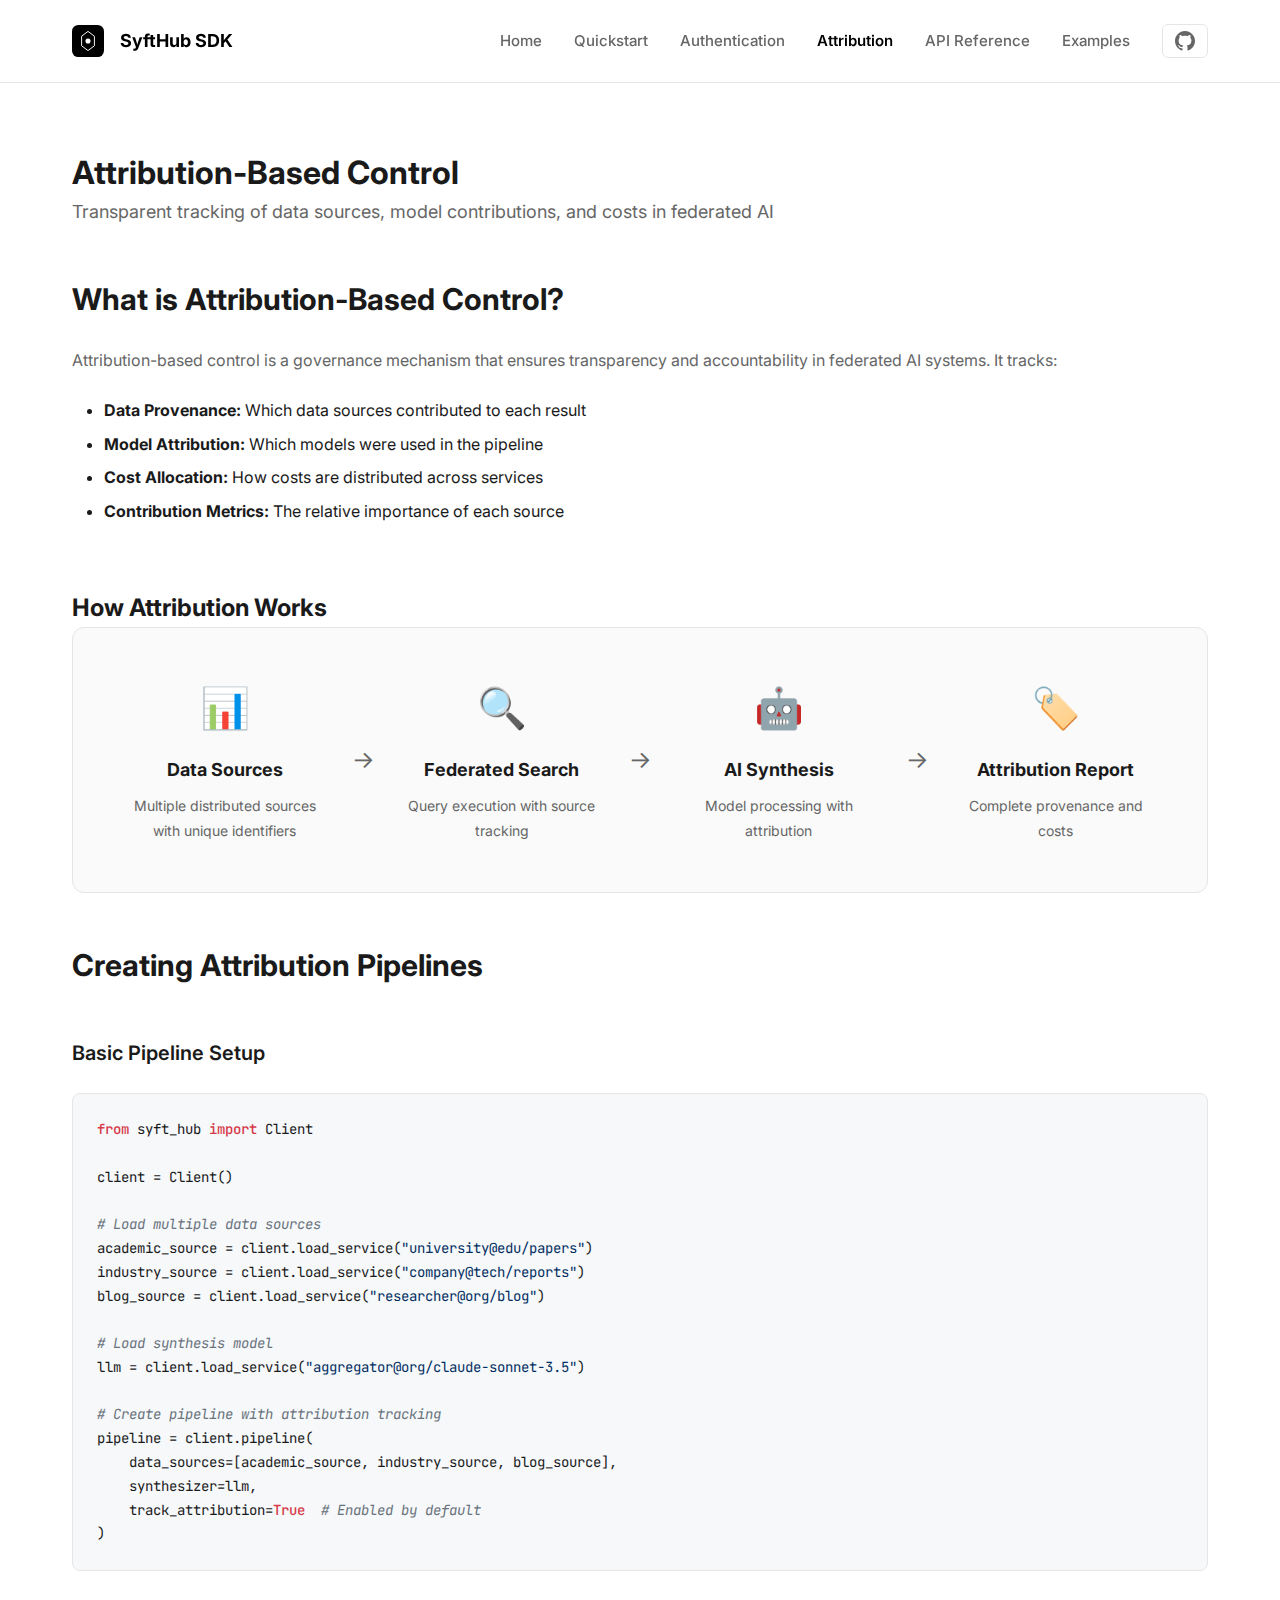
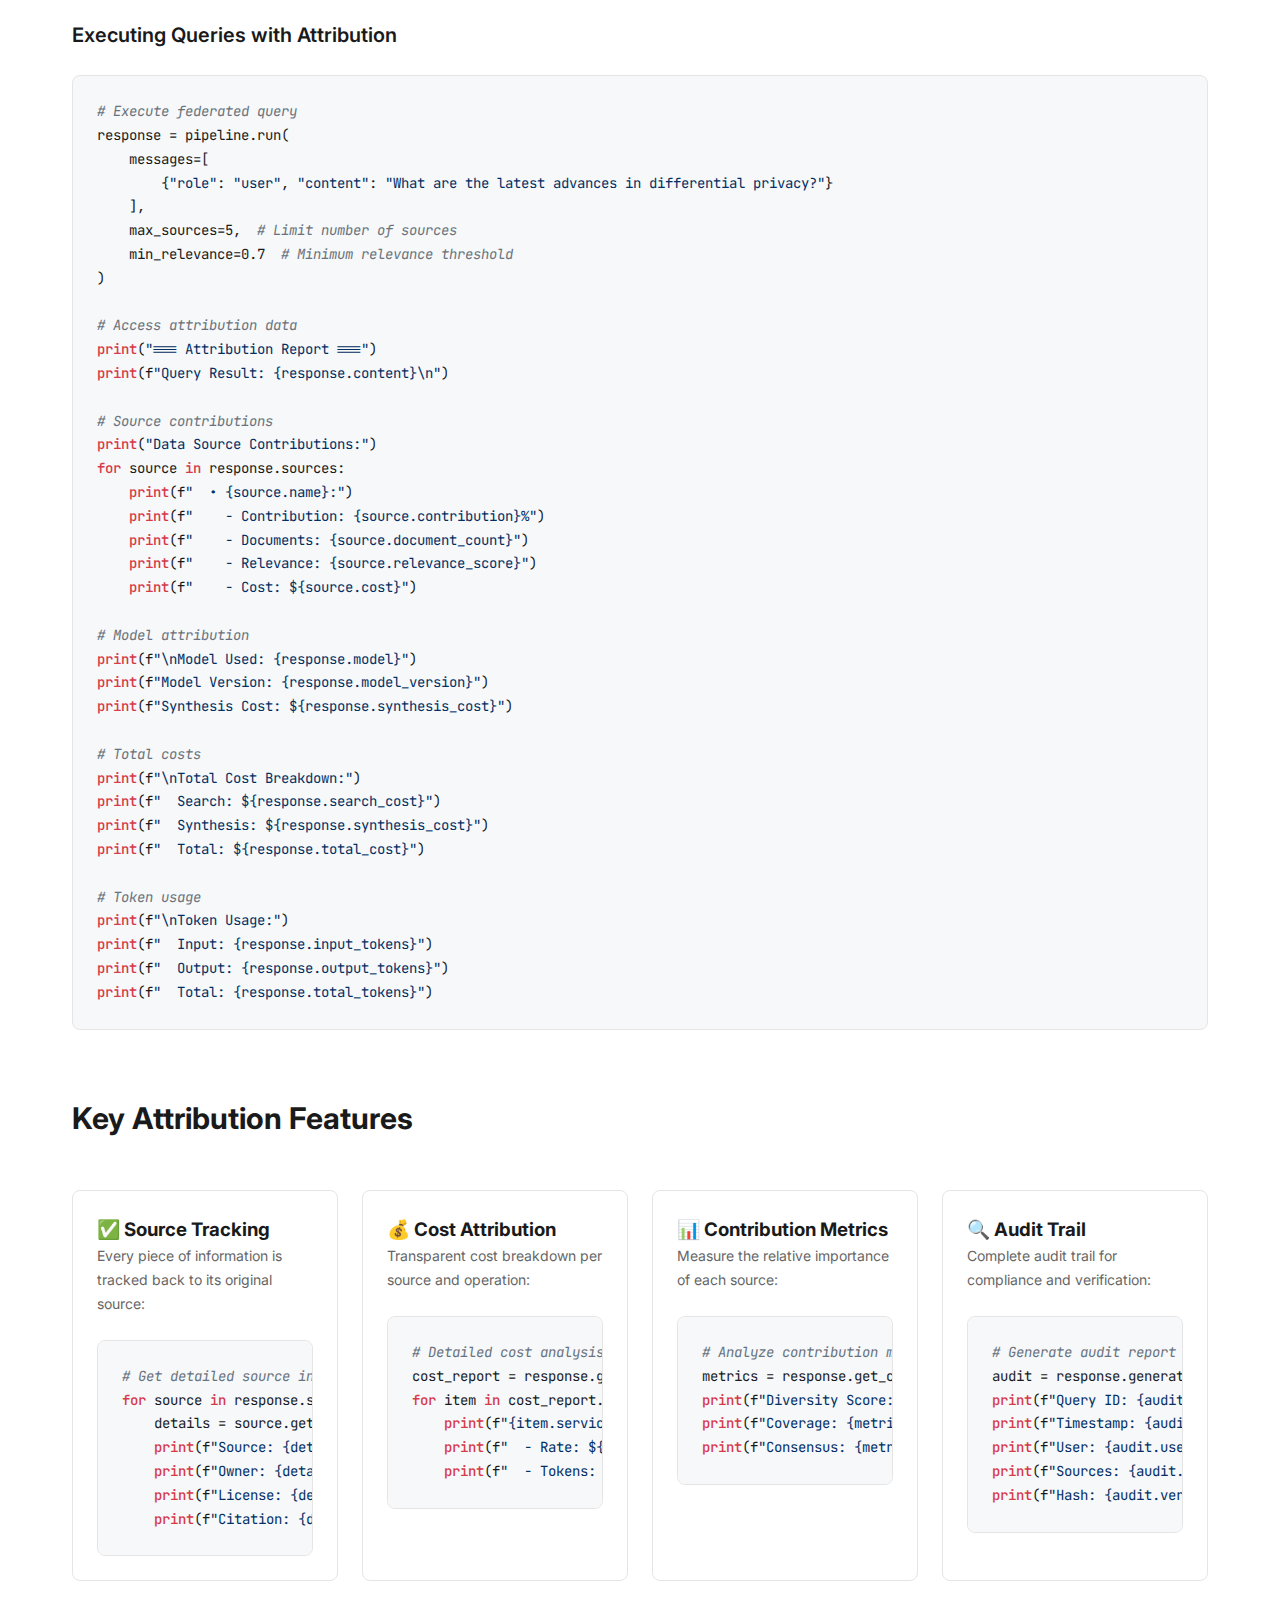
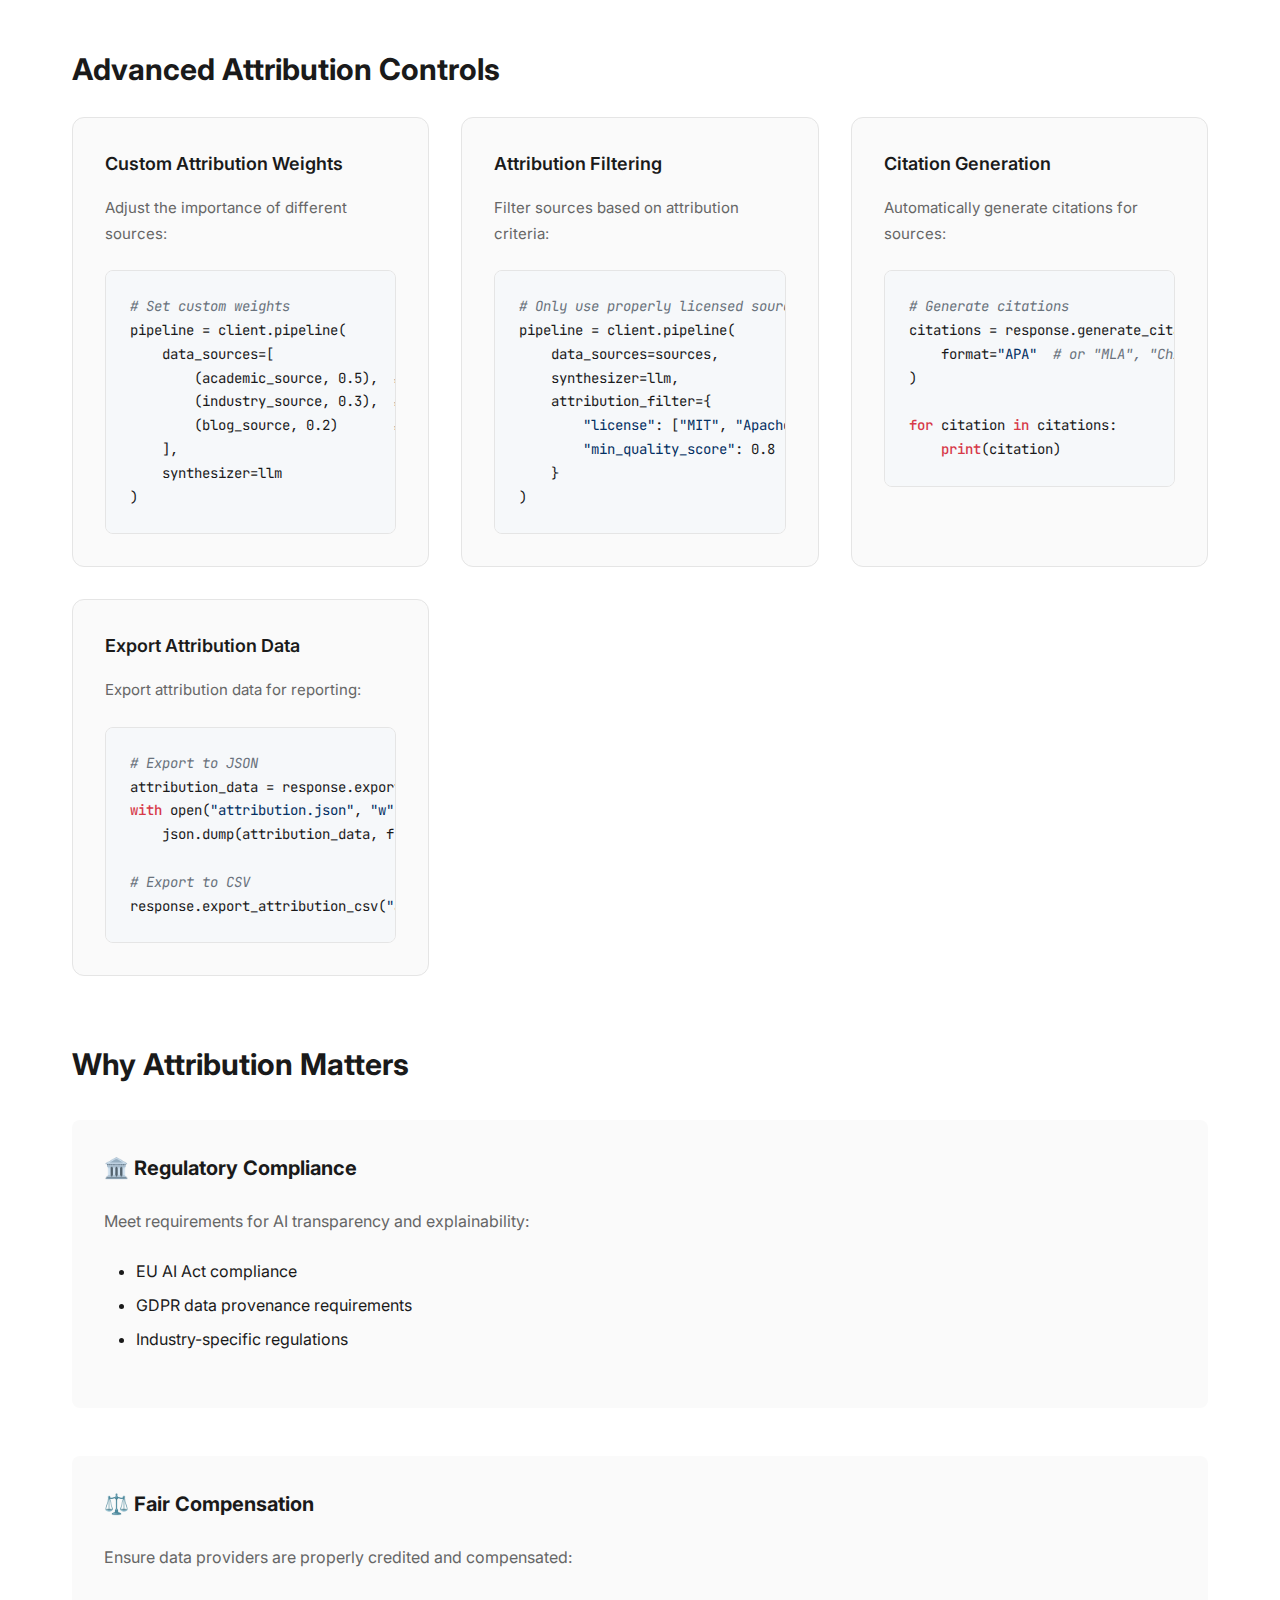
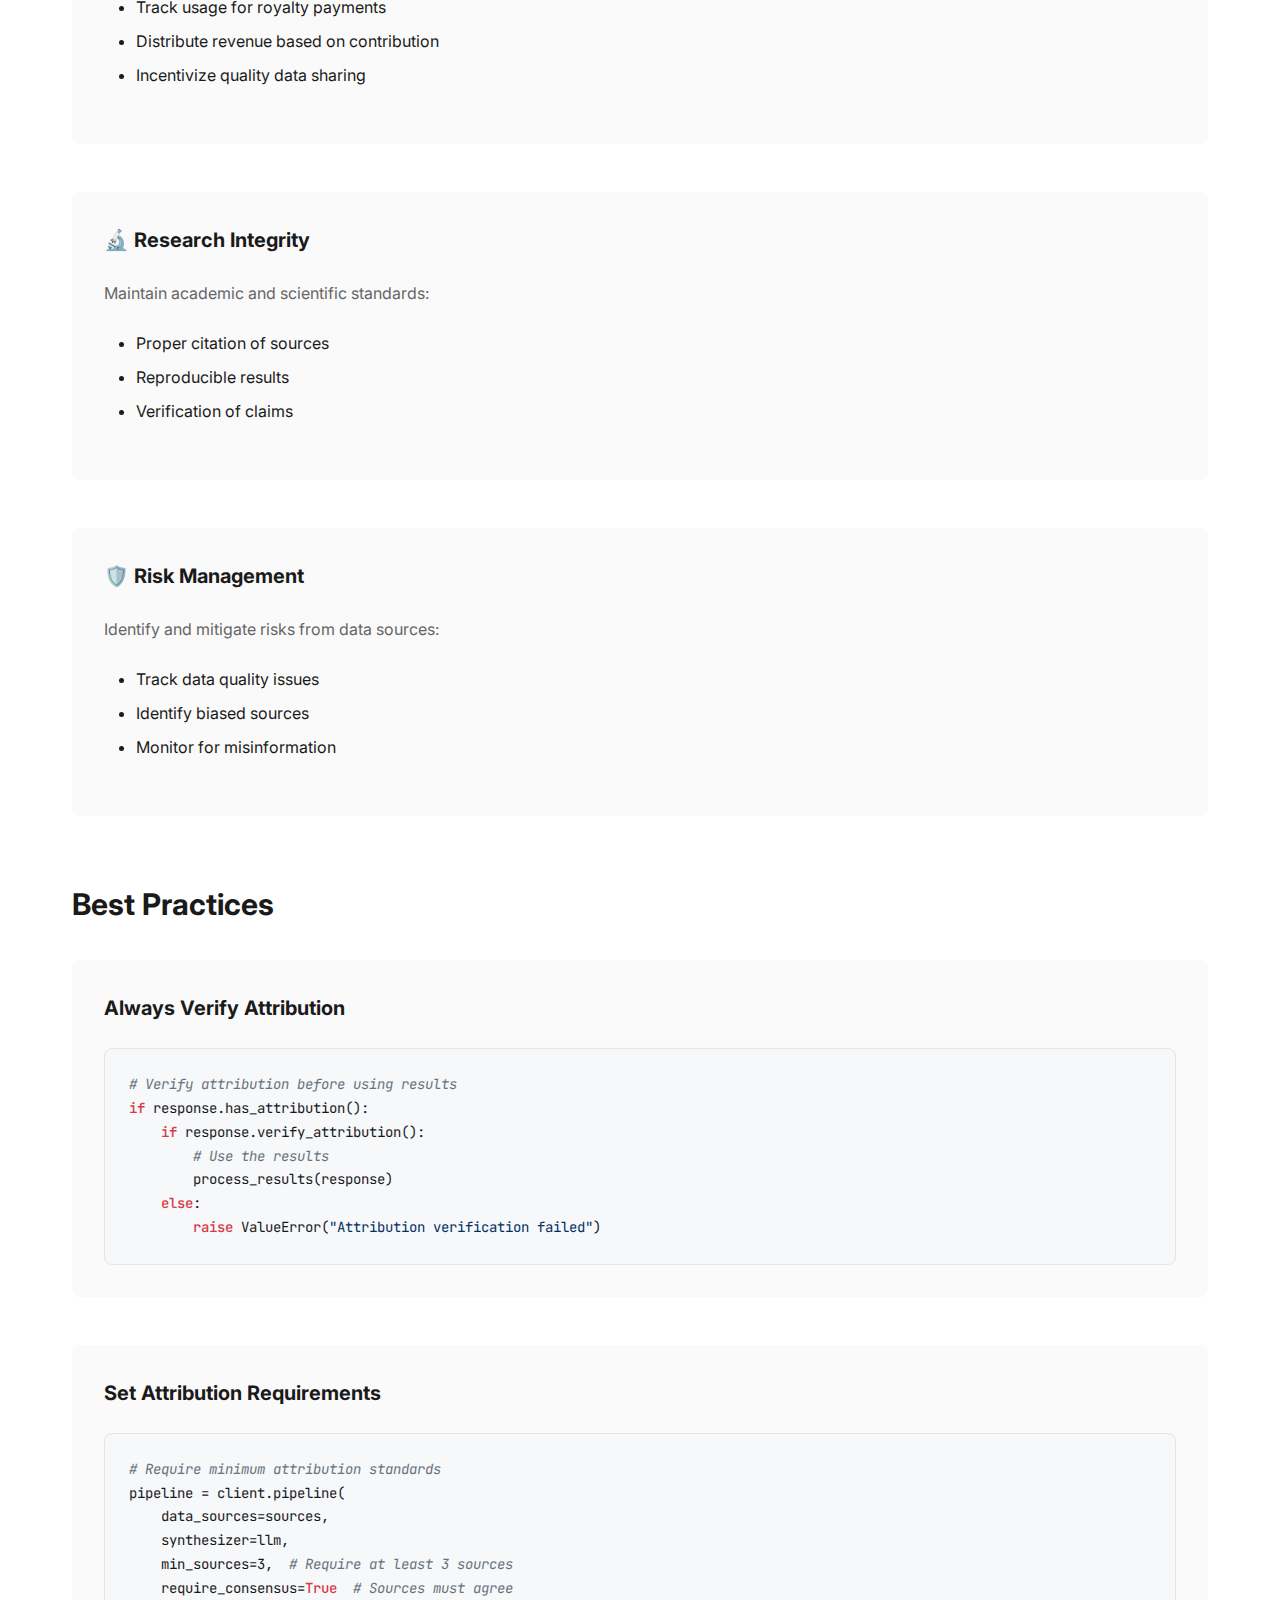
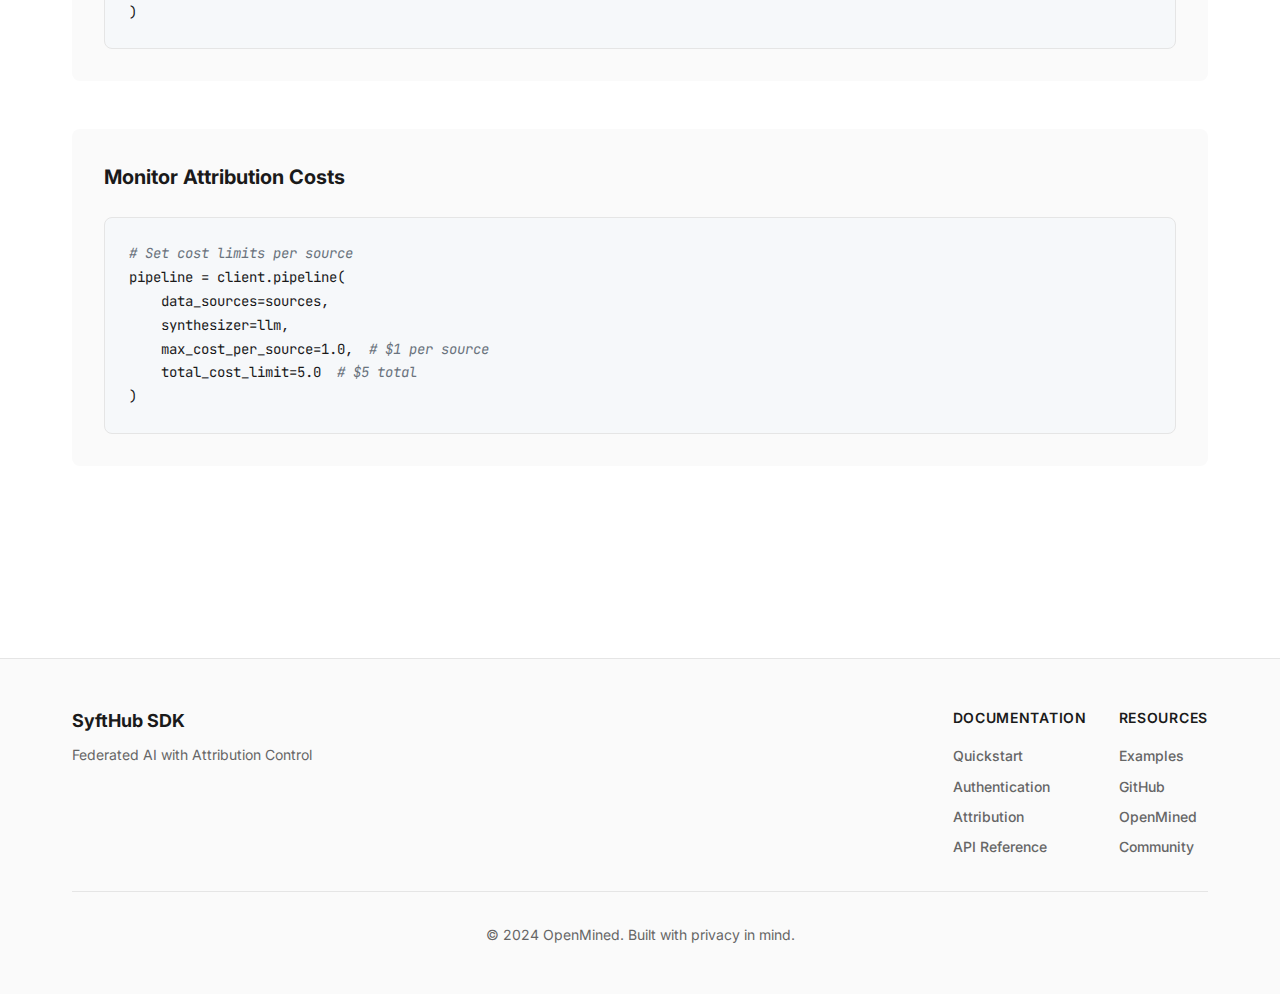
<file: docs/attribution.html>
<!DOCTYPE html>
<html lang="en">
<head>
    <meta charset="UTF-8">
    <meta name="viewport" content="width=device-width, initial-scale=1.0">
    <title>Attribution Control - SyftHub SDK</title>
    <link rel="stylesheet" href="styles.css">
    <link rel="preconnect" href="https://fonts.googleapis.com">
    <link rel="preconnect" href="https://fonts.gstatic.com" crossorigin>
    <link href="https://fonts.googleapis.com/css2?family=Inter:wght@400;500;600;700;800&family=JetBrains+Mono:wght@400;500&display=swap" rel="stylesheet">
</head>
<body>
    <!-- Header -->
    <header class="header">
        <div class="header-container">
            <a href="index.html" class="logo">
                <svg width="32" height="32" viewBox="0 0 100 100" fill="none" xmlns="http://www.w3.org/2000/svg">
                    <rect width="100" height="100" rx="20" fill="#000"/>
                    <path d="M30 35 L50 20 L70 35 L70 65 L50 80 L30 65 Z" stroke="#fff" stroke-width="3" fill="none"/>
                    <circle cx="50" cy="50" r="8" fill="#fff"/>
                </svg>
                <span>SyftHub SDK</span>
            </a>
            <nav class="nav">
                <a href="index.html">Home</a>
                <a href="quickstart.html">Quickstart</a>
                <a href="authentication.html">Authentication</a>
                <a href="attribution.html" class="active">Attribution</a>
                <a href="api.html">API Reference</a>
                <a href="examples.html">Examples</a>
                <a href="https://github.com/OpenMined/syft-nsai-sdk" target="_blank" class="github-link">
                    <svg width="20" height="20" viewBox="0 0 24 24" fill="currentColor">
                        <path d="M12 0c-6.626 0-12 5.373-12 12 0 5.302 3.438 9.8 8.207 11.387.599.111.793-.261.793-.577v-2.234c-3.338.726-4.033-1.416-4.033-1.416-.546-1.387-1.333-1.756-1.333-1.756-1.089-.745.083-.729.083-.729 1.205.084 1.839 1.237 1.839 1.237 1.07 1.834 2.807 1.304 3.492.997.107-.775.418-1.305.762-1.604-2.665-.305-5.467-1.334-5.467-5.931 0-1.311.469-2.381 1.236-3.221-.124-.303-.535-1.524.117-3.176 0 0 1.008-.322 3.301 1.23.957-.266 1.983-.399 3.003-.404 1.02.005 2.047.138 3.006.404 2.291-1.552 3.297-1.23 3.297-1.23.653 1.653.242 2.874.118 3.176.77.84 1.235 1.911 1.235 3.221 0 4.609-2.807 5.624-5.479 5.921.43.372.823 1.102.823 2.222v3.293c0 .319.192.694.801.576 4.765-1.589 8.199-6.086 8.199-11.386 0-6.627-5.373-12-12-12z"/>
                    </svg>
                </a>
            </nav>
        </div>
    </header>

    <!-- Main Content -->
    <main class="main">
        <section class="content-section">
            <div class="section-header">
                <h1>Attribution-Based Control</h1>
                <p>Transparent tracking of data sources, model contributions, and costs in federated AI</p>
            </div>

            <!-- Overview -->
            <div class="overview-section">
                <h2>What is Attribution-Based Control?</h2>
                <p>Attribution-based control is a governance mechanism that ensures transparency and accountability in federated AI systems. It tracks:</p>
                <ul>
                    <li><strong>Data Provenance:</strong> Which data sources contributed to each result</li>
                    <li><strong>Model Attribution:</strong> Which models were used in the pipeline</li>
                    <li><strong>Cost Allocation:</strong> How costs are distributed across services</li>
                    <li><strong>Contribution Metrics:</strong> The relative importance of each source</li>
                </ul>
            </div>

            <!-- How It Works -->
            <div class="attribution-diagram">
                <h2>How Attribution Works</h2>
                <div class="diagram-flow">
                    <div class="flow-item">
                        <div class="flow-icon">📊</div>
                        <strong>Data Sources</strong>
                        <span>Multiple distributed sources with unique identifiers</span>
                    </div>
                    <div class="flow-arrow">→</div>
                    <div class="flow-item">
                        <div class="flow-icon">🔍</div>
                        <strong>Federated Search</strong>
                        <span>Query execution with source tracking</span>
                    </div>
                    <div class="flow-arrow">→</div>
                    <div class="flow-item">
                        <div class="flow-icon">🤖</div>
                        <strong>AI Synthesis</strong>
                        <span>Model processing with attribution</span>
                    </div>
                    <div class="flow-arrow">→</div>
                    <div class="flow-item">
                        <div class="flow-icon">🏷️</div>
                        <strong>Attribution Report</strong>
                        <span>Complete provenance and costs</span>
                    </div>
                </div>
            </div>

            <!-- Creating Attribution Pipelines -->
            <div class="docs-section">
                <h2>Creating Attribution Pipelines</h2>
                
                <div class="code-example">
                    <h3>Basic Pipeline Setup</h3>
                    <pre><code><span class="keyword">from</span> syft_hub <span class="keyword">import</span> Client

client = Client()

<span class="comment"># Load multiple data sources</span>
academic_source = client.load_service(<span class="string">"university@edu/papers"</span>)
industry_source = client.load_service(<span class="string">"company@tech/reports"</span>)
blog_source = client.load_service(<span class="string">"researcher@org/blog"</span>)

<span class="comment"># Load synthesis model</span>
llm = client.load_service(<span class="string">"aggregator@org/claude-sonnet-3.5"</span>)

<span class="comment"># Create pipeline with attribution tracking</span>
pipeline = client.pipeline(
    data_sources=[academic_source, industry_source, blog_source],
    synthesizer=llm,
    track_attribution=<span class="keyword">True</span>  <span class="comment"># Enabled by default</span>
)</code></pre>
                </div>

                <div class="code-example">
                    <h3>Executing Queries with Attribution</h3>
                    <pre><code><span class="comment"># Execute federated query</span>
response = pipeline.run(
    messages=[
        {<span class="string">"role"</span>: <span class="string">"user"</span>, <span class="string">"content"</span>: <span class="string">"What are the latest advances in differential privacy?"</span>}
    ],
    max_sources=5,  <span class="comment"># Limit number of sources</span>
    min_relevance=0.7  <span class="comment"># Minimum relevance threshold</span>
)

<span class="comment"># Access attribution data</span>
<span class="keyword">print</span>(<span class="string">"=== Attribution Report ==="</span>)
<span class="keyword">print</span>(f<span class="string">"Query Result: {response.content}\n"</span>)

<span class="comment"># Source contributions</span>
<span class="keyword">print</span>(<span class="string">"Data Source Contributions:"</span>)
<span class="keyword">for</span> source <span class="keyword">in</span> response.sources:
    <span class="keyword">print</span>(f<span class="string">"  • {source.name}:"</span>)
    <span class="keyword">print</span>(f<span class="string">"    - Contribution: {source.contribution}%"</span>)
    <span class="keyword">print</span>(f<span class="string">"    - Documents: {source.document_count}"</span>)
    <span class="keyword">print</span>(f<span class="string">"    - Relevance: {source.relevance_score}"</span>)
    <span class="keyword">print</span>(f<span class="string">"    - Cost: ${source.cost}"</span>)

<span class="comment"># Model attribution</span>
<span class="keyword">print</span>(f<span class="string">"\nModel Used: {response.model}"</span>)
<span class="keyword">print</span>(f<span class="string">"Model Version: {response.model_version}"</span>)
<span class="keyword">print</span>(f<span class="string">"Synthesis Cost: ${response.synthesis_cost}"</span>)

<span class="comment"># Total costs</span>
<span class="keyword">print</span>(f<span class="string">"\nTotal Cost Breakdown:"</span>)
<span class="keyword">print</span>(f<span class="string">"  Search: ${response.search_cost}"</span>)
<span class="keyword">print</span>(f<span class="string">"  Synthesis: ${response.synthesis_cost}"</span>)
<span class="keyword">print</span>(f<span class="string">"  Total: ${response.total_cost}"</span>)

<span class="comment"># Token usage</span>
<span class="keyword">print</span>(f<span class="string">"\nToken Usage:"</span>)
<span class="keyword">print</span>(f<span class="string">"  Input: {response.input_tokens}"</span>)
<span class="keyword">print</span>(f<span class="string">"  Output: {response.output_tokens}"</span>)
<span class="keyword">print</span>(f<span class="string">"  Total: {response.total_tokens}"</span>)</code></pre>
                </div>
            </div>

            <!-- Attribution Features -->
            <div class="docs-section">
                <h2>Key Attribution Features</h2>
                
                <div class="attribution-features">
                    <div class="feature">
                        <h3>✅ Source Tracking</h3>
                        <p>Every piece of information is tracked back to its original source:</p>
                        <pre><code><span class="comment"># Get detailed source information</span>
<span class="keyword">for</span> source <span class="keyword">in</span> response.sources:
    details = source.get_details()
    <span class="keyword">print</span>(f<span class="string">"Source: {details['name']}"</span>)
    <span class="keyword">print</span>(f<span class="string">"Owner: {details['owner']}"</span>)
    <span class="keyword">print</span>(f<span class="string">"License: {details['license']}"</span>)
    <span class="keyword">print</span>(f<span class="string">"Citation: {details['citation']}"</span>)</code></pre>
                    </div>

                    <div class="feature">
                        <h3>💰 Cost Attribution</h3>
                        <p>Transparent cost breakdown per source and operation:</p>
                        <pre><code><span class="comment"># Detailed cost analysis</span>
cost_report = response.get_cost_report()
<span class="keyword">for</span> item <span class="keyword">in</span> cost_report.items:
    <span class="keyword">print</span>(f<span class="string">"{item.service}: ${item.cost}"</span>)
    <span class="keyword">print</span>(f<span class="string">"  - Rate: ${item.rate_per_token}"</span>)
    <span class="keyword">print</span>(f<span class="string">"  - Tokens: {item.tokens}"</span>)</code></pre>
                    </div>

                    <div class="feature">
                        <h3>📊 Contribution Metrics</h3>
                        <p>Measure the relative importance of each source:</p>
                        <pre><code><span class="comment"># Analyze contribution metrics</span>
metrics = response.get_contribution_metrics()
<span class="keyword">print</span>(f<span class="string">"Diversity Score: {metrics.diversity}"</span>)
<span class="keyword">print</span>(f<span class="string">"Coverage: {metrics.coverage}"</span>)
<span class="keyword">print</span>(f<span class="string">"Consensus: {metrics.consensus}"</span>)</code></pre>
                    </div>

                    <div class="feature">
                        <h3>🔍 Audit Trail</h3>
                        <p>Complete audit trail for compliance and verification:</p>
                        <pre><code><span class="comment"># Generate audit report</span>
audit = response.generate_audit_trail()
<span class="keyword">print</span>(f<span class="string">"Query ID: {audit.query_id}"</span>)
<span class="keyword">print</span>(f<span class="string">"Timestamp: {audit.timestamp}"</span>)
<span class="keyword">print</span>(f<span class="string">"User: {audit.user}"</span>)
<span class="keyword">print</span>(f<span class="string">"Sources: {audit.sources}"</span>)
<span class="keyword">print</span>(f<span class="string">"Hash: {audit.verification_hash}"</span>)</code></pre>
                    </div>
                </div>
            </div>

            <!-- Advanced Attribution -->
            <div class="docs-section">
                <h2>Advanced Attribution Controls</h2>
                
                <div class="docs-grid">
                    <div class="docs-card">
                        <h3>Custom Attribution Weights</h3>
                        <p>Adjust the importance of different sources:</p>
                        <pre><code><span class="comment"># Set custom weights</span>
pipeline = client.pipeline(
    data_sources=[
        (academic_source, 0.5),  <span class="comment"># 50% weight</span>
        (industry_source, 0.3),  <span class="comment"># 30% weight</span>
        (blog_source, 0.2)       <span class="comment"># 20% weight</span>
    ],
    synthesizer=llm
)</code></pre>
                    </div>

                    <div class="docs-card">
                        <h3>Attribution Filtering</h3>
                        <p>Filter sources based on attribution criteria:</p>
                        <pre><code><span class="comment"># Only use properly licensed sources</span>
pipeline = client.pipeline(
    data_sources=sources,
    synthesizer=llm,
    attribution_filter={
        <span class="string">"license"</span>: [<span class="string">"MIT"</span>, <span class="string">"Apache-2.0"</span>],
        <span class="string">"min_quality_score"</span>: 0.8
    }
)</code></pre>
                    </div>

                    <div class="docs-card">
                        <h3>Citation Generation</h3>
                        <p>Automatically generate citations for sources:</p>
                        <pre><code><span class="comment"># Generate citations</span>
citations = response.generate_citations(
    format=<span class="string">"APA"</span>  <span class="comment"># or "MLA", "Chicago"</span>
)

<span class="keyword">for</span> citation <span class="keyword">in</span> citations:
    <span class="keyword">print</span>(citation)</code></pre>
                    </div>

                    <div class="docs-card">
                        <h3>Export Attribution Data</h3>
                        <p>Export attribution data for reporting:</p>
                        <pre><code><span class="comment"># Export to JSON</span>
attribution_data = response.export_attribution()
<span class="keyword">with</span> open(<span class="string">"attribution.json"</span>, <span class="string">"w"</span>) <span class="keyword">as</span> f:
    json.dump(attribution_data, f, indent=2)

<span class="comment"># Export to CSV</span>
response.export_attribution_csv(<span class="string">"attribution.csv"</span>)</code></pre>
                    </div>
                </div>
            </div>

            <!-- Why Attribution Matters -->
            <div class="docs-section">
                <h2>Why Attribution Matters</h2>
                
                <div class="why-attribution">
                    <div class="attribution-benefit">
                        <h3>🏛️ Regulatory Compliance</h3>
                        <p>Meet requirements for AI transparency and explainability:</p>
                        <ul>
                            <li>EU AI Act compliance</li>
                            <li>GDPR data provenance requirements</li>
                            <li>Industry-specific regulations</li>
                        </ul>
                    </div>

                    <div class="attribution-benefit">
                        <h3>⚖️ Fair Compensation</h3>
                        <p>Ensure data providers are properly credited and compensated:</p>
                        <ul>
                            <li>Track usage for royalty payments</li>
                            <li>Distribute revenue based on contribution</li>
                            <li>Incentivize quality data sharing</li>
                        </ul>
                    </div>

                    <div class="attribution-benefit">
                        <h3>🔬 Research Integrity</h3>
                        <p>Maintain academic and scientific standards:</p>
                        <ul>
                            <li>Proper citation of sources</li>
                            <li>Reproducible results</li>
                            <li>Verification of claims</li>
                        </ul>
                    </div>

                    <div class="attribution-benefit">
                        <h3>🛡️ Risk Management</h3>
                        <p>Identify and mitigate risks from data sources:</p>
                        <ul>
                            <li>Track data quality issues</li>
                            <li>Identify biased sources</li>
                            <li>Monitor for misinformation</li>
                        </ul>
                    </div>
                </div>
            </div>

            <!-- Best Practices -->
            <div class="docs-section">
                <h2>Best Practices</h2>
                
                <div class="best-practices">
                    <div class="practice-item">
                        <h3>Always Verify Attribution</h3>
                        <pre><code><span class="comment"># Verify attribution before using results</span>
<span class="keyword">if</span> response.has_attribution():
    <span class="keyword">if</span> response.verify_attribution():
        <span class="comment"># Use the results</span>
        process_results(response)
    <span class="keyword">else</span>:
        <span class="keyword">raise</span> ValueError(<span class="string">"Attribution verification failed"</span>)</code></pre>
                    </div>

                    <div class="practice-item">
                        <h3>Set Attribution Requirements</h3>
                        <pre><code><span class="comment"># Require minimum attribution standards</span>
pipeline = client.pipeline(
    data_sources=sources,
    synthesizer=llm,
    min_sources=3,  <span class="comment"># Require at least 3 sources</span>
    require_consensus=<span class="keyword">True</span>  <span class="comment"># Sources must agree</span>
)</code></pre>
                    </div>

                    <div class="practice-item">
                        <h3>Monitor Attribution Costs</h3>
                        <pre><code><span class="comment"># Set cost limits per source</span>
pipeline = client.pipeline(
    data_sources=sources,
    synthesizer=llm,
    max_cost_per_source=1.0,  <span class="comment"># $1 per source</span>
    total_cost_limit=5.0  <span class="comment"># $5 total</span>
)</code></pre>
                    </div>
                </div>
            </div>
        </section>
    </main>

    <!-- Footer -->
    <footer class="footer">
        <div class="footer-container">
            <div class="footer-content">
                <div class="footer-section">
                    <strong>SyftHub SDK</strong>
                    <p>Federated AI with Attribution Control</p>
                </div>
                <div class="footer-links">
                    <div class="footer-column">
                        <h4>Documentation</h4>
                        <a href="quickstart.html">Quickstart</a>
                        <a href="authentication.html">Authentication</a>
                        <a href="attribution.html">Attribution</a>
                        <a href="api.html">API Reference</a>
                    </div>
                    <div class="footer-column">
                        <h4>Resources</h4>
                        <a href="examples.html">Examples</a>
                        <a href="https://github.com/OpenMined/syft-nsai-sdk">GitHub</a>
                        <a href="https://openmined.org">OpenMined</a>
                        <a href="https://slack.openmined.org">Community</a>
                    </div>
                </div>
            </div>
            <div class="footer-bottom">
                <p>© 2024 OpenMined. Built with privacy in mind.</p>
            </div>
        </div>
    </footer>
</body>
</html>
</file>
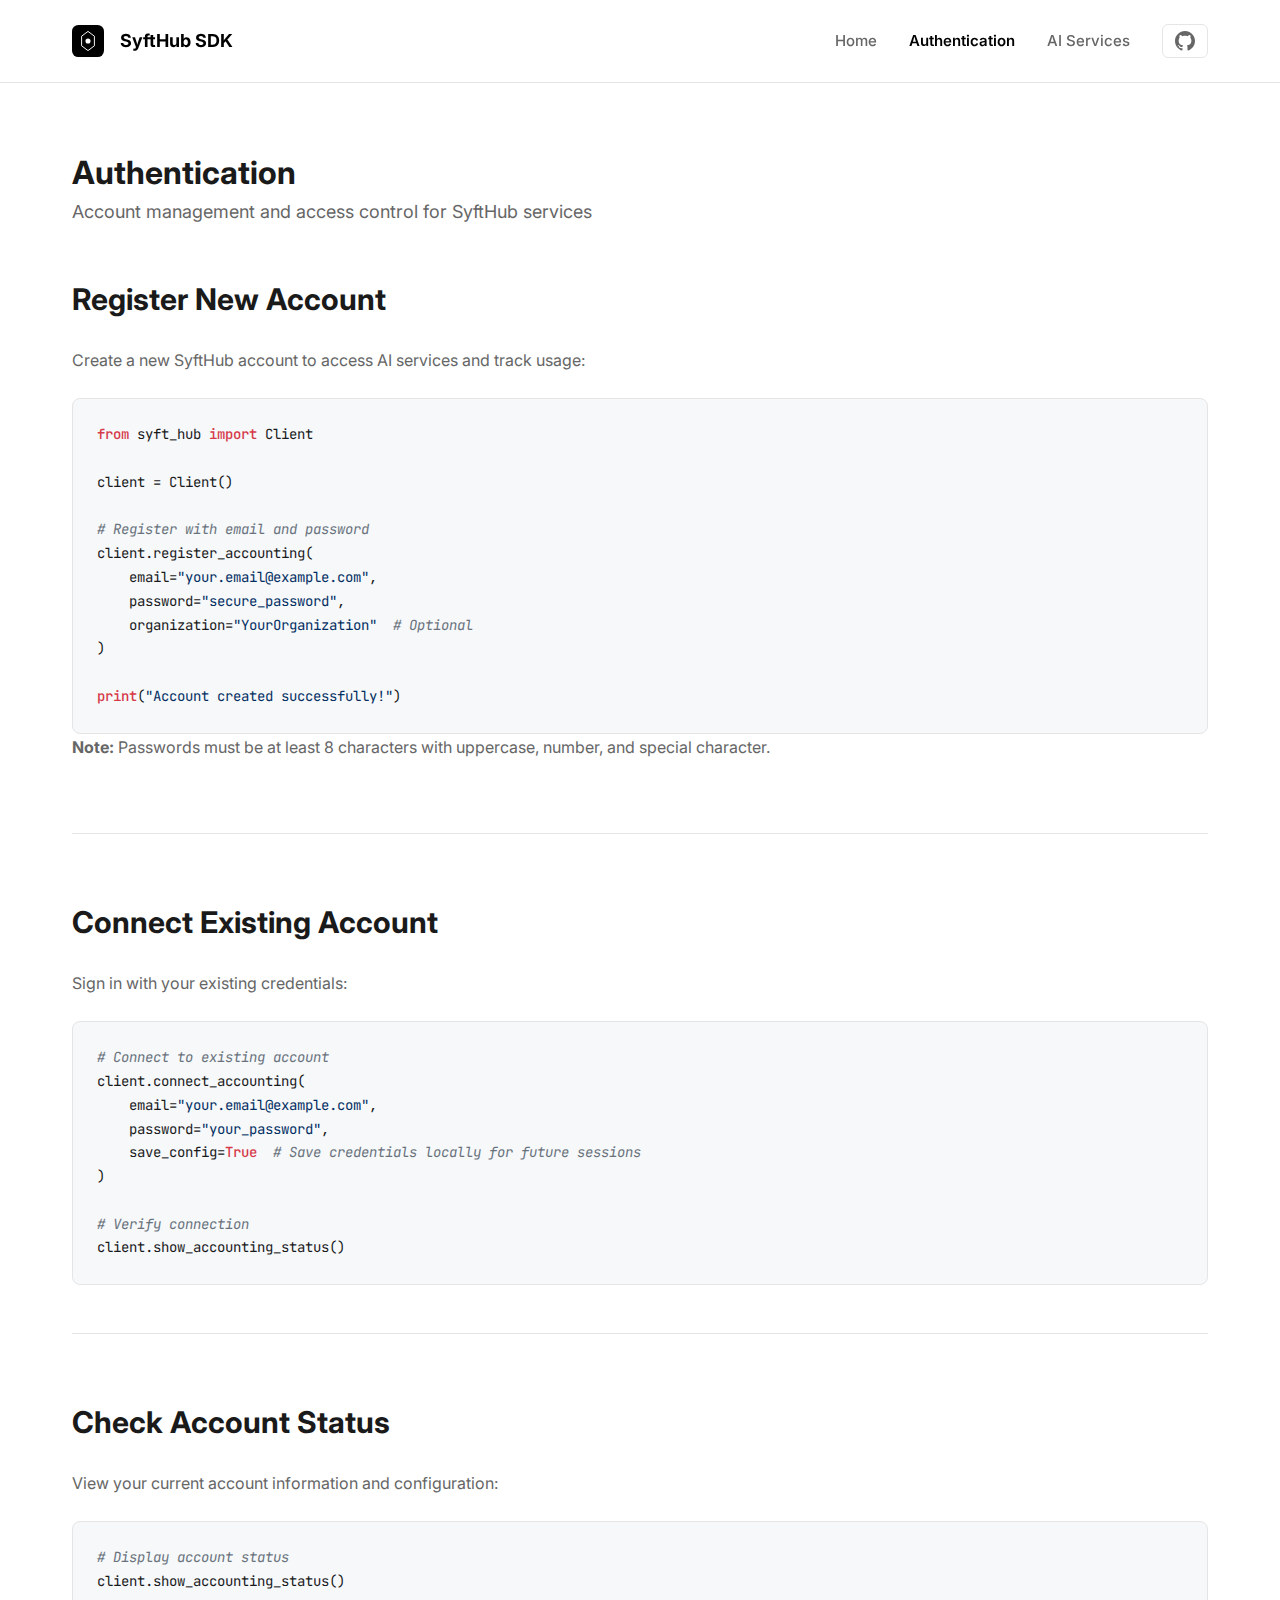
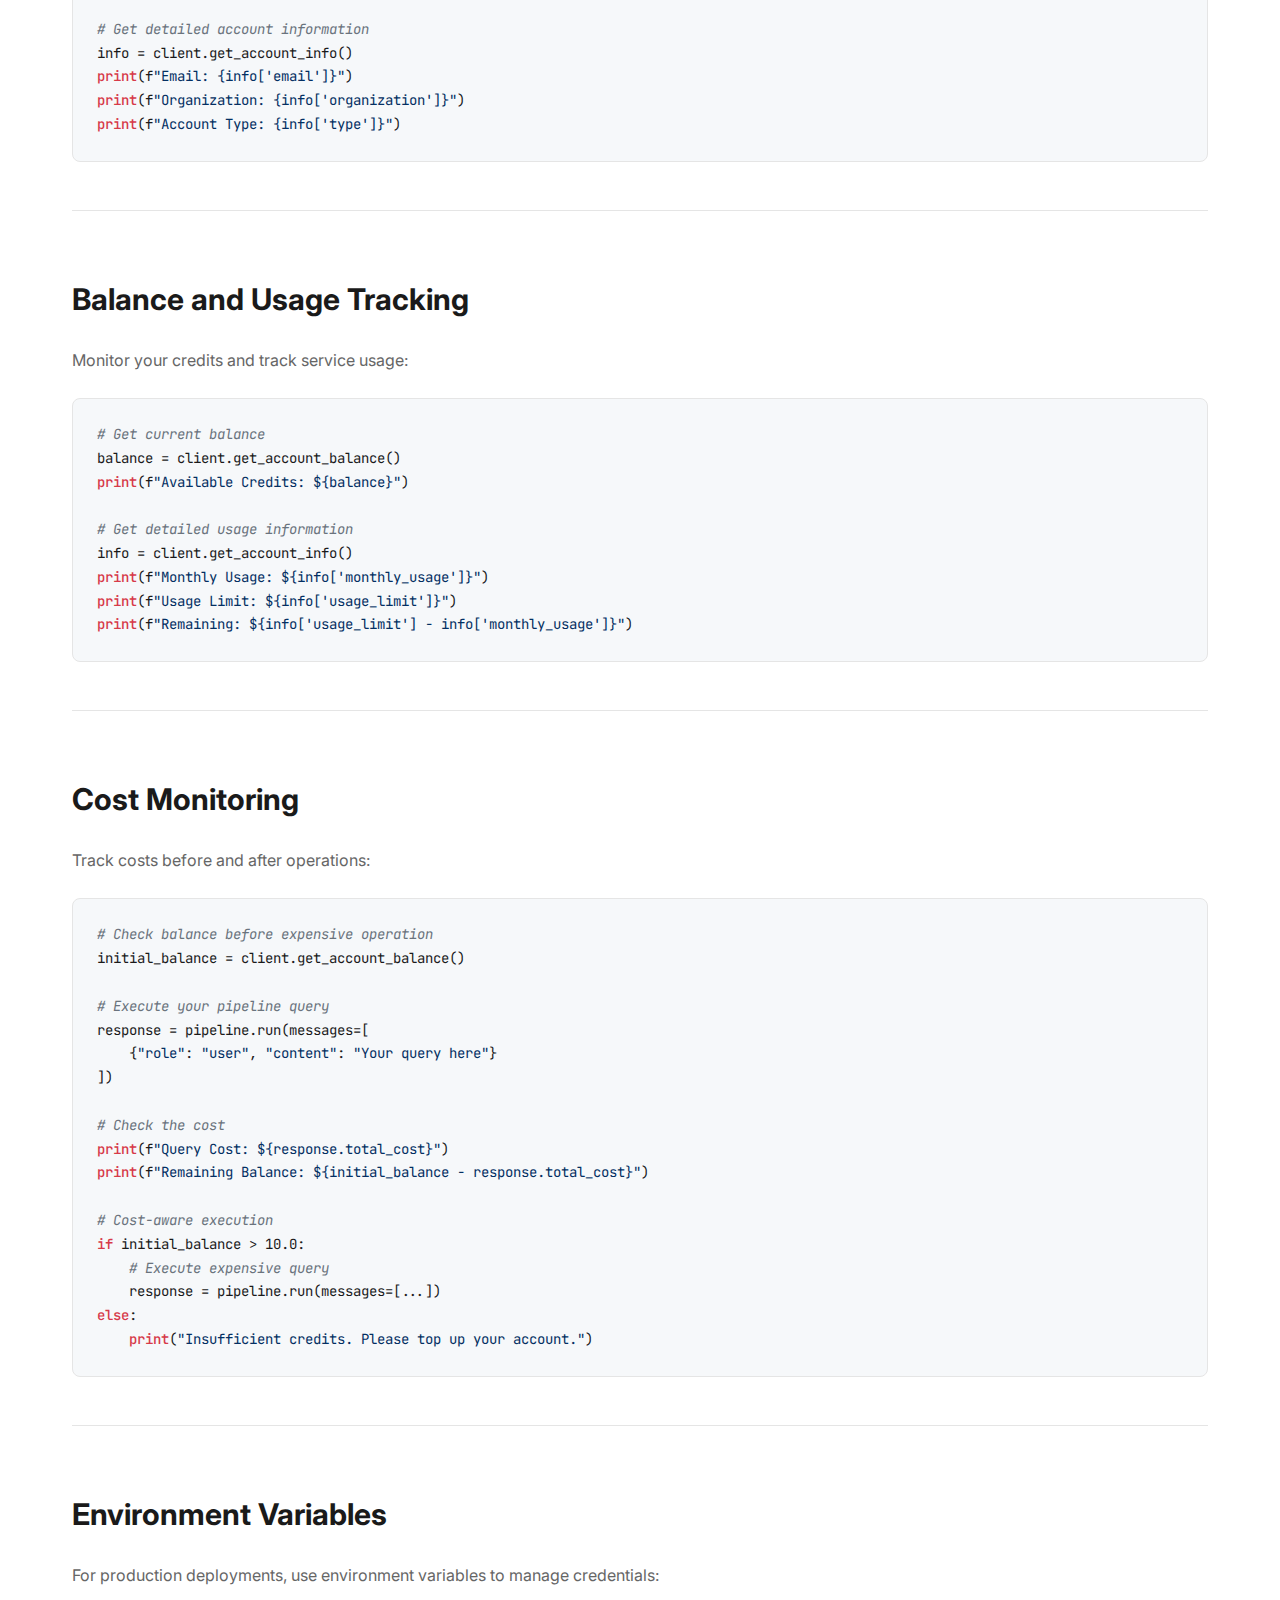
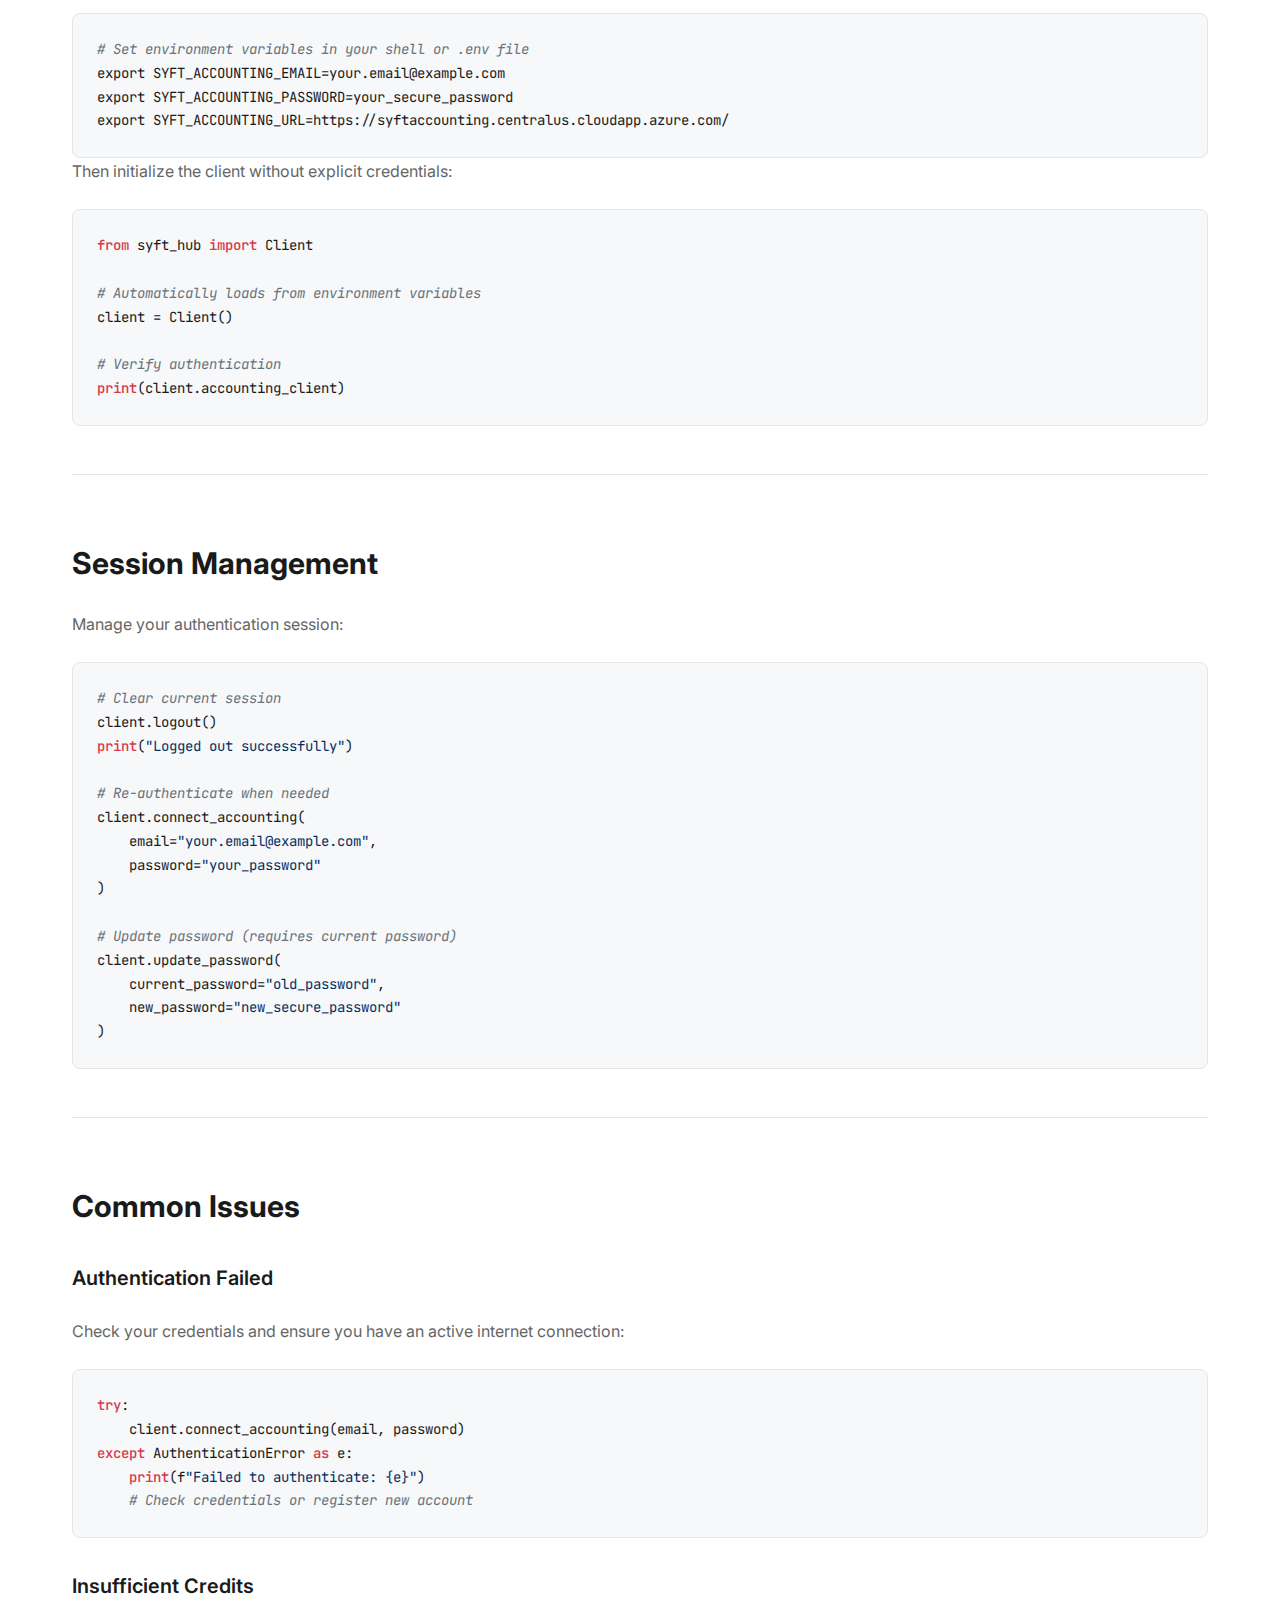
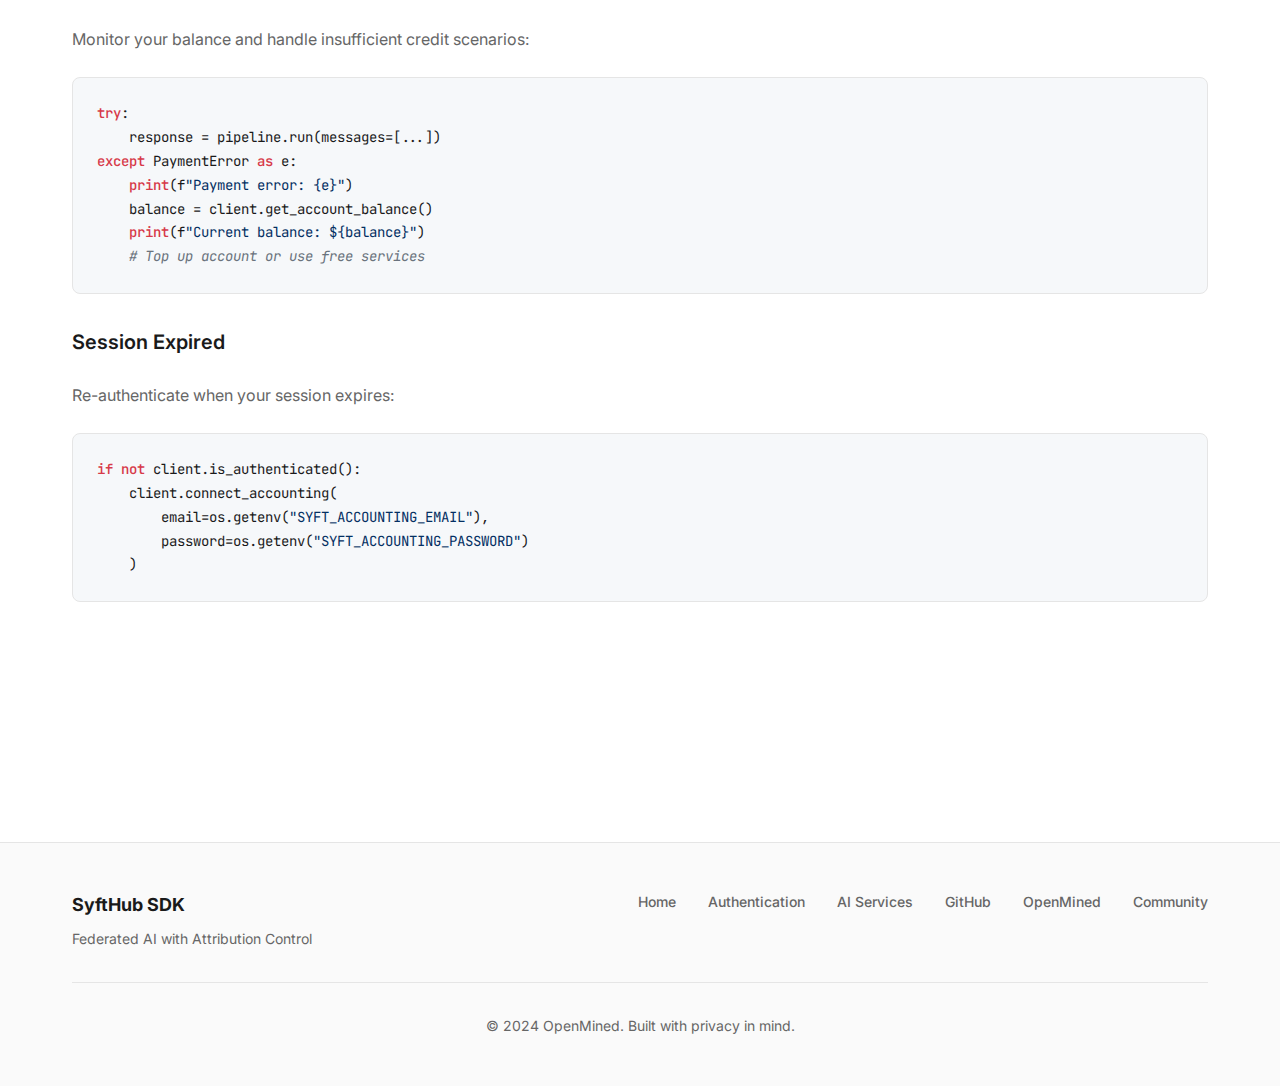
<file: docs/authentication.html>
<!DOCTYPE html>
<html lang="en">
<head>
    <meta charset="UTF-8">
    <meta name="viewport" content="width=device-width, initial-scale=1.0">
    <title>Authentication - SyftHub SDK</title>
    <link rel="stylesheet" href="styles.css">
    <link rel="preconnect" href="https://fonts.googleapis.com">
    <link rel="preconnect" href="https://fonts.gstatic.com" crossorigin>
    <link href="https://fonts.googleapis.com/css2?family=Inter:wght@400;500;600;700;800&family=JetBrains+Mono:wght@400;500&display=swap" rel="stylesheet">
</head>
<body>
    <!-- Header -->
    <header class="header">
        <div class="header-container">
            <a href="index.html" class="logo">
                <svg width="32" height="32" viewBox="0 0 100 100" fill="none" xmlns="http://www.w3.org/2000/svg">
                    <rect width="100" height="100" rx="20" fill="#000"/>
                    <path d="M30 35 L50 20 L70 35 L70 65 L50 80 L30 65 Z" stroke="#fff" stroke-width="3" fill="none"/>
                    <circle cx="50" cy="50" r="8" fill="#fff"/>
                </svg>
                <span>SyftHub SDK</span>
            </a>
            <nav class="nav">
                <a href="index.html">Home</a>
                <a href="authentication.html" class="active">Authentication</a>
                <a href="ai-services.html">AI Services</a>
                <a href="https://github.com/OpenMined/syft-nsai-sdk" target="_blank" class="github-link">
                    <svg width="20" height="20" viewBox="0 0 24 24" fill="currentColor">
                        <path d="M12 0c-6.626 0-12 5.373-12 12 0 5.302 3.438 9.8 8.207 11.387.599.111.793-.261.793-.577v-2.234c-3.338.726-4.033-1.416-4.033-1.416-.546-1.387-1.333-1.756-1.333-1.756-1.089-.745.083-.729.083-.729 1.205.084 1.839 1.237 1.839 1.237 1.07 1.834 2.807 1.304 3.492.997.107-.775.418-1.305.762-1.604-2.665-.305-5.467-1.334-5.467-5.931 0-1.311.469-2.381 1.236-3.221-.124-.303-.535-1.524.117-3.176 0 0 1.008-.322 3.301 1.23.957-.266 1.983-.399 3.003-.404 1.02.005 2.047.138 3.006.404 2.291-1.552 3.297-1.23 3.297-1.23.653 1.653.242 2.874.118 3.176.77.84 1.235 1.911 1.235 3.221 0 4.609-2.807 5.624-5.479 5.921.43.372.823 1.102.823 2.222v3.293c0 .319.192.694.801.576 4.765-1.589 8.199-6.086 8.199-11.386 0-6.627-5.373-12-12-12z"/>
                    </svg>
                </a>
            </nav>
        </div>
    </header>

    <!-- Main Content -->
    <main class="main">
        <section class="content-section">
            <div class="section-header">
                <h1>Authentication</h1>
                <p>Account management and access control for SyftHub services</p>
            </div>

            <!-- Register New Account -->
            <div class="linear-section">
                <h2>Register New Account</h2>
                <p>Create a new SyftHub account to access AI services and track usage:</p>
                
                <pre><code><span class="keyword">from</span> syft_hub <span class="keyword">import</span> Client

client = Client()

<span class="comment"># Register with email and password</span>
client.register_accounting(
    email=<span class="string">"your.email@example.com"</span>,
    password=<span class="string">"secure_password"</span>,
    organization=<span class="string">"YourOrganization"</span>  <span class="comment"># Optional</span>
)

<span class="keyword">print</span>(<span class="string">"Account created successfully!"</span>)</code></pre>

                <p><strong>Note:</strong> Passwords must be at least 8 characters with uppercase, number, and special character.</p>
            </div>

            <!-- Connect Existing Account -->
            <div class="linear-section">
                <h2>Connect Existing Account</h2>
                <p>Sign in with your existing credentials:</p>
                
                <pre><code><span class="comment"># Connect to existing account</span>
client.connect_accounting(
    email=<span class="string">"your.email@example.com"</span>,
    password=<span class="string">"your_password"</span>,
    save_config=<span class="keyword">True</span>  <span class="comment"># Save credentials locally for future sessions</span>
)

<span class="comment"># Verify connection</span>
client.show_accounting_status()</code></pre>
            </div>

            <!-- Check Account Status -->
            <div class="linear-section">
                <h2>Check Account Status</h2>
                <p>View your current account information and configuration:</p>
                
                <pre><code><span class="comment"># Display account status</span>
client.show_accounting_status()

<span class="comment"># Get detailed account information</span>
info = client.get_account_info()
<span class="keyword">print</span>(f<span class="string">"Email: {info['email']}"</span>)
<span class="keyword">print</span>(f<span class="string">"Organization: {info['organization']}"</span>)
<span class="keyword">print</span>(f<span class="string">"Account Type: {info['type']}"</span>)</code></pre>
            </div>

            <!-- Balance and Usage -->
            <div class="linear-section">
                <h2>Balance and Usage Tracking</h2>
                <p>Monitor your credits and track service usage:</p>
                
                <pre><code><span class="comment"># Get current balance</span>
balance = client.get_account_balance()
<span class="keyword">print</span>(f<span class="string">"Available Credits: ${balance}"</span>)

<span class="comment"># Get detailed usage information</span>
info = client.get_account_info()
<span class="keyword">print</span>(f<span class="string">"Monthly Usage: ${info['monthly_usage']}"</span>)
<span class="keyword">print</span>(f<span class="string">"Usage Limit: ${info['usage_limit']}"</span>)
<span class="keyword">print</span>(f<span class="string">"Remaining: ${info['usage_limit'] - info['monthly_usage']}"</span>)</code></pre>
            </div>

            <!-- Cost Monitoring -->
            <div class="linear-section">
                <h2>Cost Monitoring</h2>
                <p>Track costs before and after operations:</p>
                
                <pre><code><span class="comment"># Check balance before expensive operation</span>
initial_balance = client.get_account_balance()

<span class="comment"># Execute your pipeline query</span>
response = pipeline.run(messages=[
    {<span class="string">"role"</span>: <span class="string">"user"</span>, <span class="string">"content"</span>: <span class="string">"Your query here"</span>}
])

<span class="comment"># Check the cost</span>
<span class="keyword">print</span>(f<span class="string">"Query Cost: ${response.total_cost}"</span>)
<span class="keyword">print</span>(f<span class="string">"Remaining Balance: ${initial_balance - response.total_cost}"</span>)

<span class="comment"># Cost-aware execution</span>
<span class="keyword">if</span> initial_balance > 10.0:
    <span class="comment"># Execute expensive query</span>
    response = pipeline.run(messages=[...])
<span class="keyword">else</span>:
    <span class="keyword">print</span>(<span class="string">"Insufficient credits. Please top up your account."</span>)</code></pre>
            </div>

            <!-- Environment Variables -->
            <div class="linear-section">
                <h2>Environment Variables</h2>
                <p>For production deployments, use environment variables to manage credentials:</p>
                
                <pre><code><span class="comment"># Set environment variables in your shell or .env file</span>
export SYFT_ACCOUNTING_EMAIL=your.email@example.com
export SYFT_ACCOUNTING_PASSWORD=your_secure_password
export SYFT_ACCOUNTING_URL=https://syftaccounting.centralus.cloudapp.azure.com/</code></pre>

                <p>Then initialize the client without explicit credentials:</p>
                
                <pre><code><span class="keyword">from</span> syft_hub <span class="keyword">import</span> Client

<span class="comment"># Automatically loads from environment variables</span>
client = Client()

<span class="comment"># Verify authentication</span>
<span class="keyword">print</span>(client.accounting_client)</code></pre>
            </div>

            <!-- Session Management -->
            <div class="linear-section">
                <h2>Session Management</h2>
                <p>Manage your authentication session:</p>
                
                <pre><code><span class="comment"># Clear current session</span>
client.logout()
<span class="keyword">print</span>(<span class="string">"Logged out successfully"</span>)

<span class="comment"># Re-authenticate when needed</span>
client.connect_accounting(
    email=<span class="string">"your.email@example.com"</span>,
    password=<span class="string">"your_password"</span>
)

<span class="comment"># Update password (requires current password)</span>
client.update_password(
    current_password=<span class="string">"old_password"</span>,
    new_password=<span class="string">"new_secure_password"</span>
)</code></pre>
            </div>

            <!-- Common Issues -->
            <div class="linear-section">
                <h2>Common Issues</h2>
                
                <h3>Authentication Failed</h3>
                <p>Check your credentials and ensure you have an active internet connection:</p>
                <pre><code><span class="keyword">try</span>:
    client.connect_accounting(email, password)
<span class="keyword">except</span> AuthenticationError <span class="keyword">as</span> e:
    <span class="keyword">print</span>(f<span class="string">"Failed to authenticate: {e}"</span>)
    <span class="comment"># Check credentials or register new account</span></code></pre>

                <h3>Insufficient Credits</h3>
                <p>Monitor your balance and handle insufficient credit scenarios:</p>
                <pre><code><span class="keyword">try</span>:
    response = pipeline.run(messages=[...])
<span class="keyword">except</span> PaymentError <span class="keyword">as</span> e:
    <span class="keyword">print</span>(f<span class="string">"Payment error: {e}"</span>)
    balance = client.get_account_balance()
    <span class="keyword">print</span>(f<span class="string">"Current balance: ${balance}"</span>)
    <span class="comment"># Top up account or use free services</span></code></pre>

                <h3>Session Expired</h3>
                <p>Re-authenticate when your session expires:</p>
                <pre><code><span class="keyword">if</span> <span class="keyword">not</span> client.is_authenticated():
    client.connect_accounting(
        email=os.getenv(<span class="string">"SYFT_ACCOUNTING_EMAIL"</span>),
        password=os.getenv(<span class="string">"SYFT_ACCOUNTING_PASSWORD"</span>)
    )</code></pre>
            </div>
        </section>
    </main>

    <!-- Footer -->
    <footer class="footer">
        <div class="footer-container">
            <div class="footer-content">
                <div class="footer-section">
                    <strong>SyftHub SDK</strong>
                    <p>Federated AI with Attribution Control</p>
                </div>
                <div class="footer-links">
                    <a href="index.html">Home</a>
                    <a href="authentication.html">Authentication</a>
                    <a href="ai-services.html">AI Services</a>
                    <a href="https://github.com/OpenMined/syft-nsai-sdk">GitHub</a>
                    <a href="https://openmined.org">OpenMined</a>
                    <a href="https://slack.openmined.org">Community</a>
                </div>
            </div>
            <div class="footer-bottom">
                <p>© 2024 OpenMined. Built with privacy in mind.</p>
            </div>
        </div>
    </footer>
</body>
</html>
</file>
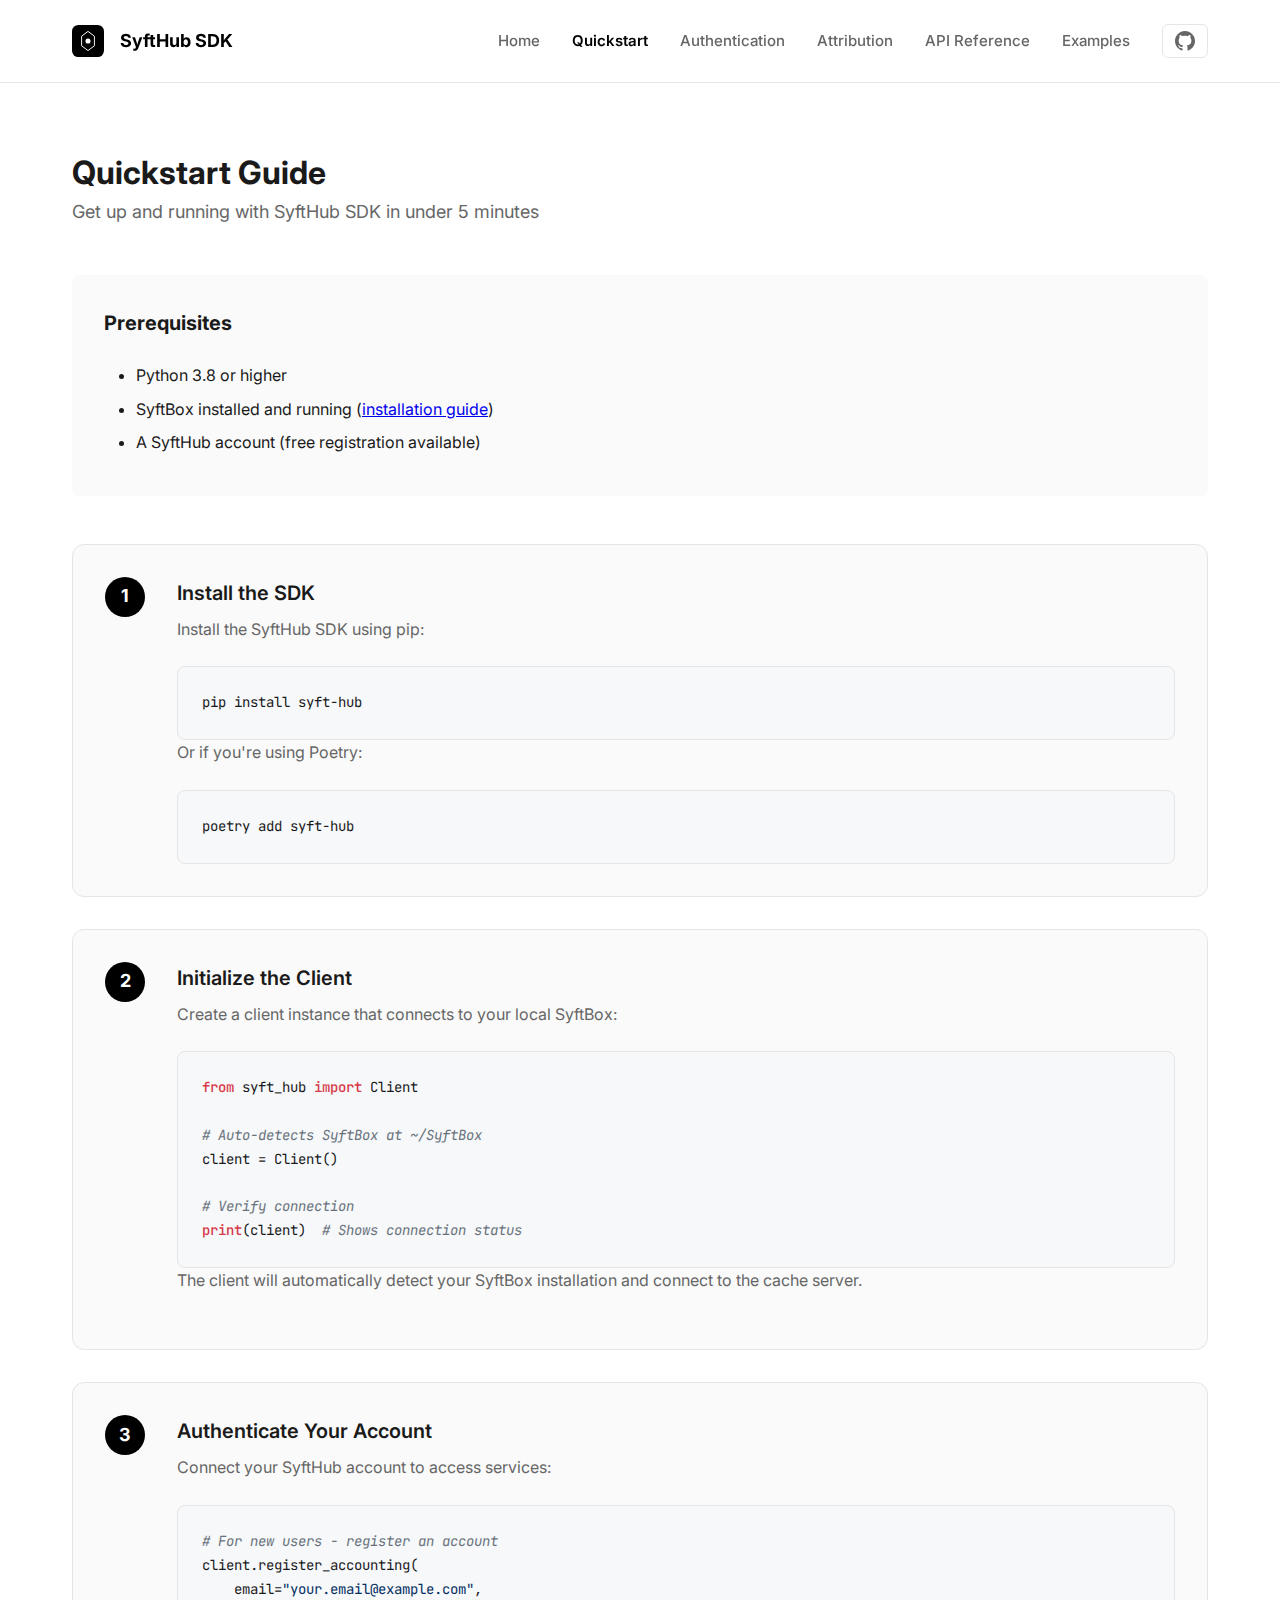
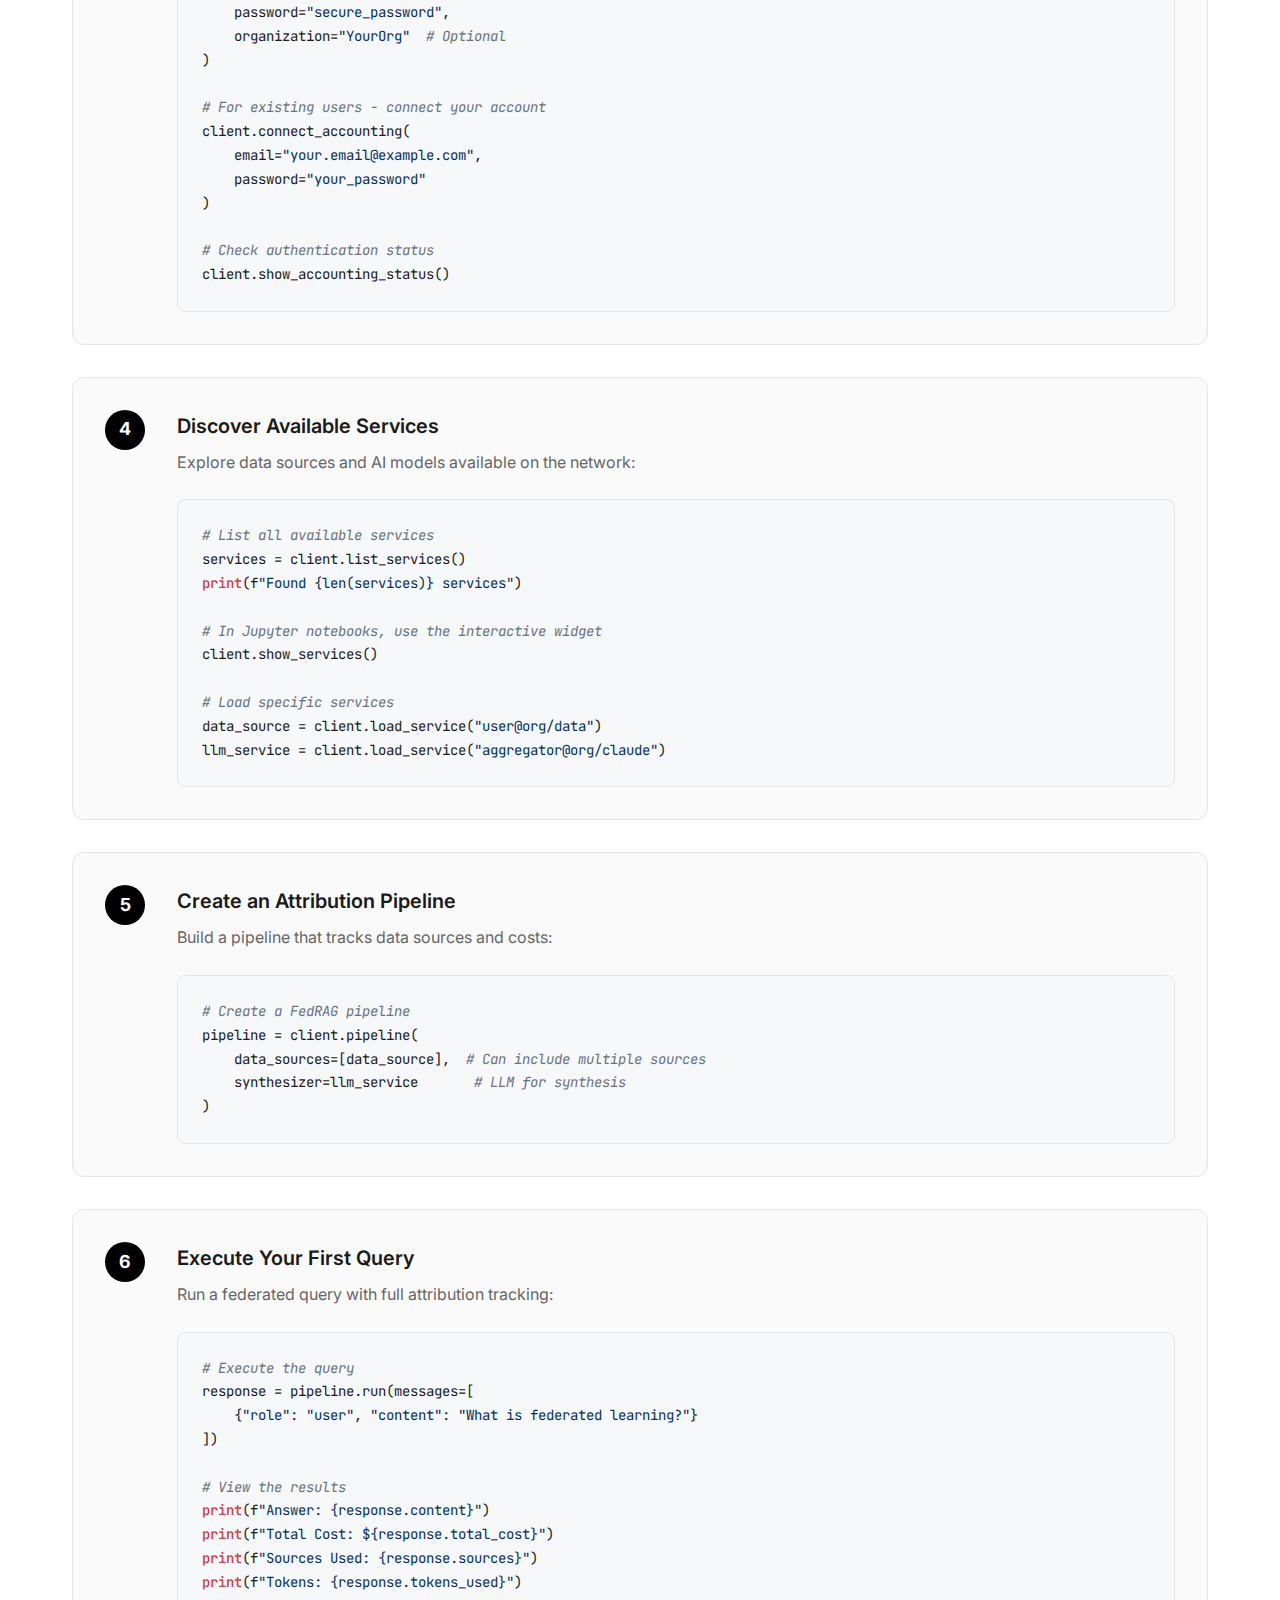
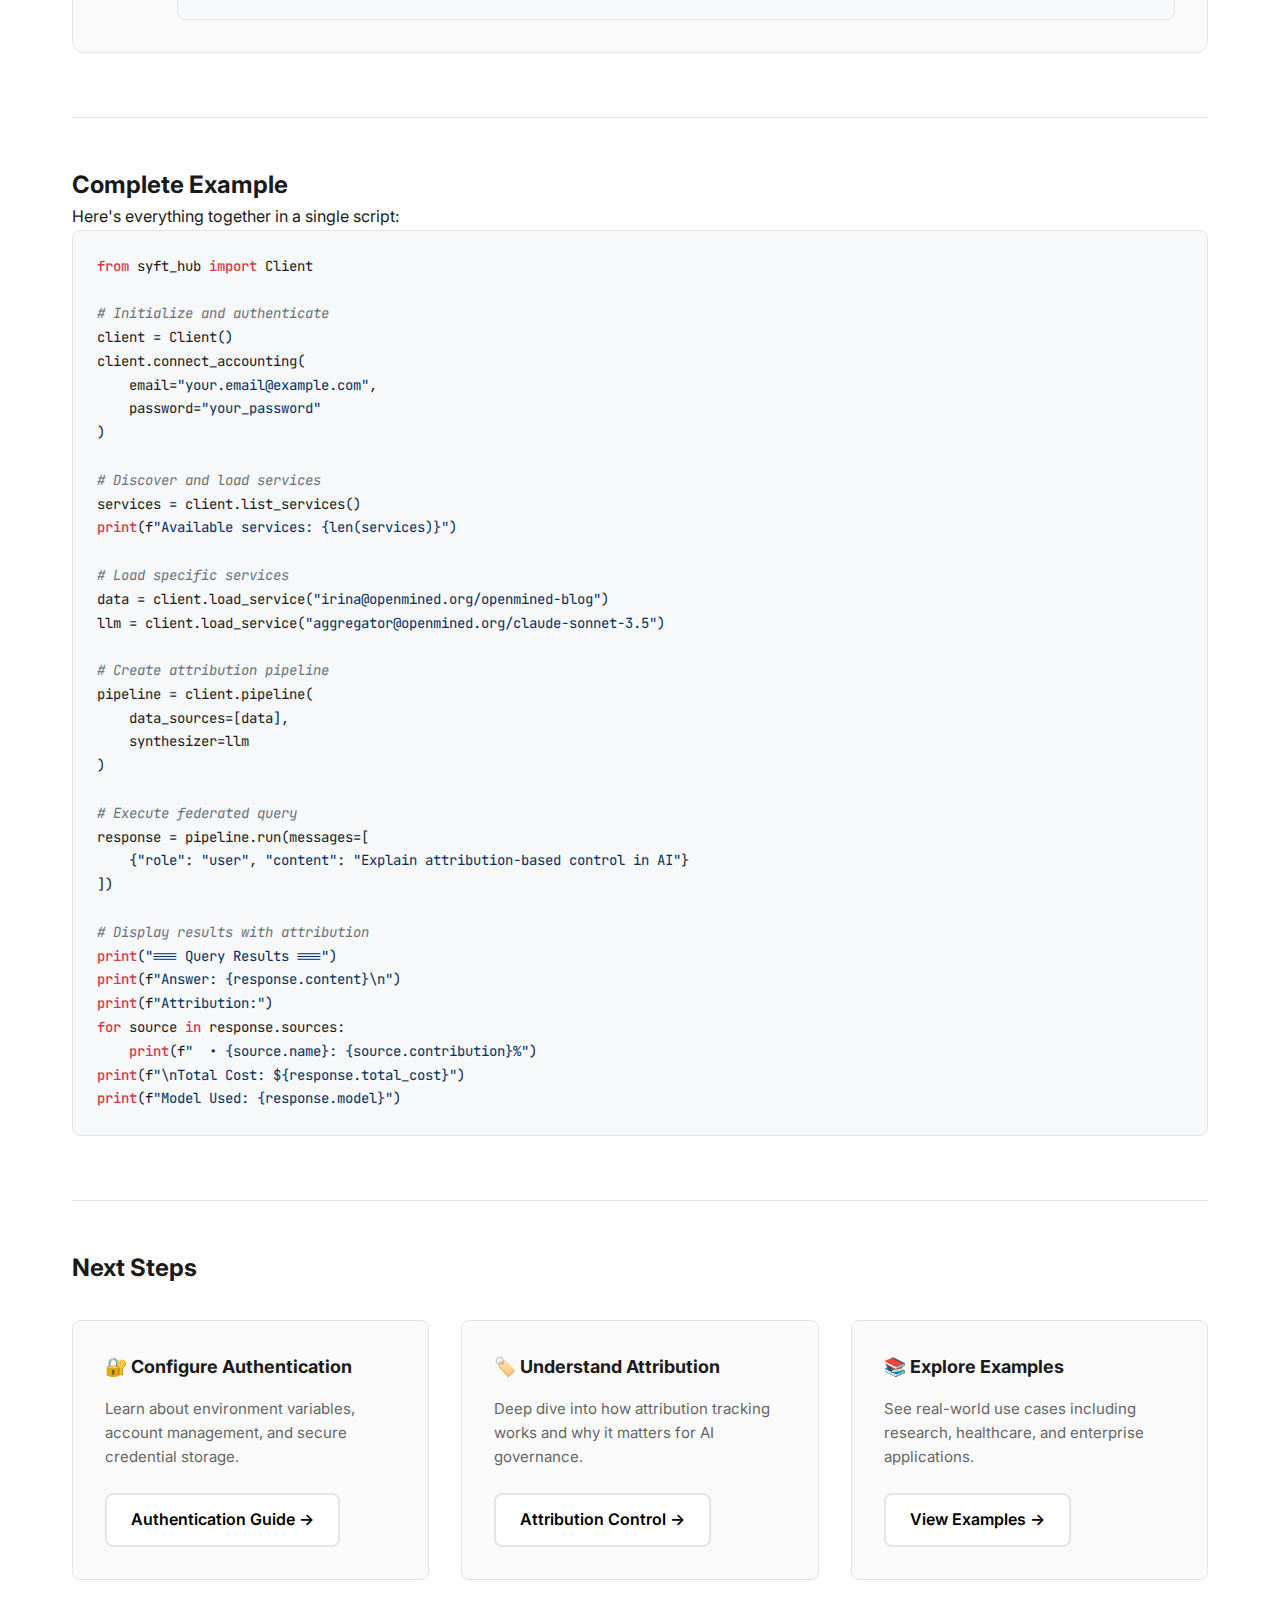
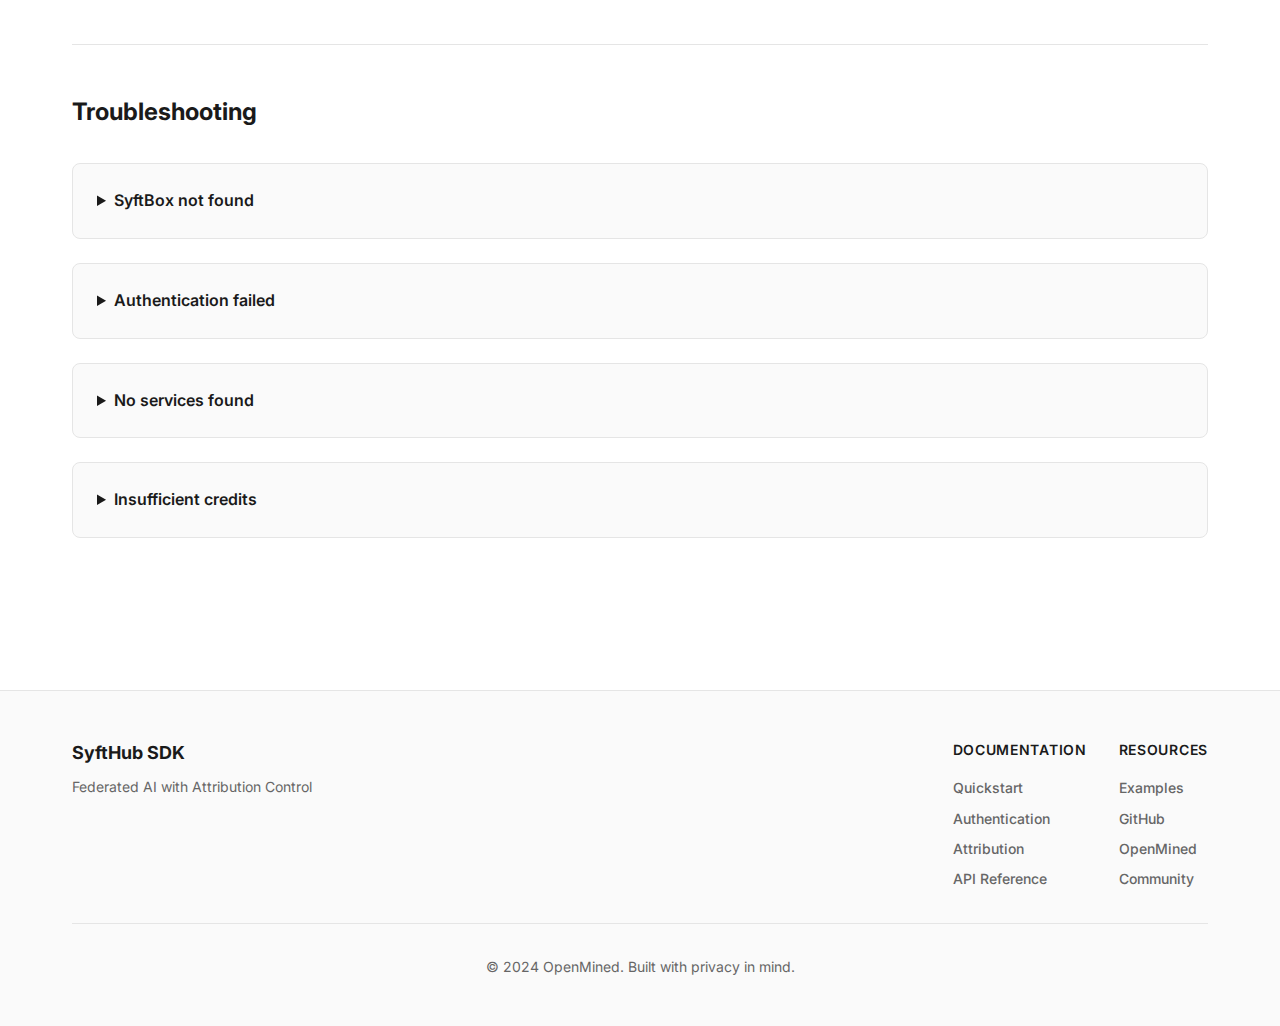
<file: docs/quickstart.html>
<!DOCTYPE html>
<html lang="en">
<head>
    <meta charset="UTF-8">
    <meta name="viewport" content="width=device-width, initial-scale=1.0">
    <title>Quickstart - SyftHub SDK</title>
    <link rel="stylesheet" href="styles.css">
    <link rel="preconnect" href="https://fonts.googleapis.com">
    <link rel="preconnect" href="https://fonts.gstatic.com" crossorigin>
    <link href="https://fonts.googleapis.com/css2?family=Inter:wght@400;500;600;700;800&family=JetBrains+Mono:wght@400;500&display=swap" rel="stylesheet">
</head>
<body>
    <!-- Header -->
    <header class="header">
        <div class="header-container">
            <a href="index.html" class="logo">
                <svg width="32" height="32" viewBox="0 0 100 100" fill="none" xmlns="http://www.w3.org/2000/svg">
                    <rect width="100" height="100" rx="20" fill="#000"/>
                    <path d="M30 35 L50 20 L70 35 L70 65 L50 80 L30 65 Z" stroke="#fff" stroke-width="3" fill="none"/>
                    <circle cx="50" cy="50" r="8" fill="#fff"/>
                </svg>
                <span>SyftHub SDK</span>
            </a>
            <nav class="nav">
                <a href="index.html">Home</a>
                <a href="quickstart.html" class="active">Quickstart</a>
                <a href="authentication.html">Authentication</a>
                <a href="attribution.html">Attribution</a>
                <a href="api.html">API Reference</a>
                <a href="examples.html">Examples</a>
                <a href="https://github.com/OpenMined/syft-nsai-sdk" target="_blank" class="github-link">
                    <svg width="20" height="20" viewBox="0 0 24 24" fill="currentColor">
                        <path d="M12 0c-6.626 0-12 5.373-12 12 0 5.302 3.438 9.8 8.207 11.387.599.111.793-.261.793-.577v-2.234c-3.338.726-4.033-1.416-4.033-1.416-.546-1.387-1.333-1.756-1.333-1.756-1.089-.745.083-.729.083-.729 1.205.084 1.839 1.237 1.839 1.237 1.07 1.834 2.807 1.304 3.492.997.107-.775.418-1.305.762-1.604-2.665-.305-5.467-1.334-5.467-5.931 0-1.311.469-2.381 1.236-3.221-.124-.303-.535-1.524.117-3.176 0 0 1.008-.322 3.301 1.23.957-.266 1.983-.399 3.003-.404 1.02.005 2.047.138 3.006.404 2.291-1.552 3.297-1.23 3.297-1.23.653 1.653.242 2.874.118 3.176.77.84 1.235 1.911 1.235 3.221 0 4.609-2.807 5.624-5.479 5.921.43.372.823 1.102.823 2.222v3.293c0 .319.192.694.801.576 4.765-1.589 8.199-6.086 8.199-11.386 0-6.627-5.373-12-12-12z"/>
                    </svg>
                </a>
            </nav>
        </div>
    </header>

    <!-- Main Content -->
    <main class="main">
        <section class="content-section">
            <div class="section-header">
                <h1>Quickstart Guide</h1>
                <p>Get up and running with SyftHub SDK in under 5 minutes</p>
            </div>

            <!-- Prerequisites -->
            <div class="prerequisites">
                <h2>Prerequisites</h2>
                <ul>
                    <li>Python 3.8 or higher</li>
                    <li>SyftBox installed and running (<a href="https://syftbox.openmined.org">installation guide</a>)</li>
                    <li>A SyftHub account (free registration available)</li>
                </ul>
            </div>

            <!-- Steps -->
            <div class="steps">
                <div class="step">
                    <div class="step-number">1</div>
                    <div class="step-content">
                        <h3>Install the SDK</h3>
                        <p>Install the SyftHub SDK using pip:</p>
                        <pre><code>pip install syft-hub</code></pre>
                        <p>Or if you're using Poetry:</p>
                        <pre><code>poetry add syft-hub</code></pre>
                    </div>
                </div>

                <div class="step">
                    <div class="step-number">2</div>
                    <div class="step-content">
                        <h3>Initialize the Client</h3>
                        <p>Create a client instance that connects to your local SyftBox:</p>
                        <pre><code><span class="keyword">from</span> syft_hub <span class="keyword">import</span> Client

<span class="comment"># Auto-detects SyftBox at ~/SyftBox</span>
client = Client()

<span class="comment"># Verify connection</span>
<span class="keyword">print</span>(client)  <span class="comment"># Shows connection status</span></code></pre>
                        <p>The client will automatically detect your SyftBox installation and connect to the cache server.</p>
                    </div>
                </div>

                <div class="step">
                    <div class="step-number">3</div>
                    <div class="step-content">
                        <h3>Authenticate Your Account</h3>
                        <p>Connect your SyftHub account to access services:</p>
                        <pre><code><span class="comment"># For new users - register an account</span>
client.register_accounting(
    email=<span class="string">"your.email@example.com"</span>,
    password=<span class="string">"secure_password"</span>,
    organization=<span class="string">"YourOrg"</span>  <span class="comment"># Optional</span>
)

<span class="comment"># For existing users - connect your account</span>
client.connect_accounting(
    email=<span class="string">"your.email@example.com"</span>,
    password=<span class="string">"your_password"</span>
)

<span class="comment"># Check authentication status</span>
client.show_accounting_status()</code></pre>
                    </div>
                </div>

                <div class="step">
                    <div class="step-number">4</div>
                    <div class="step-content">
                        <h3>Discover Available Services</h3>
                        <p>Explore data sources and AI models available on the network:</p>
                        <pre><code><span class="comment"># List all available services</span>
services = client.list_services()
<span class="keyword">print</span>(f<span class="string">"Found {len(services)} services"</span>)

<span class="comment"># In Jupyter notebooks, use the interactive widget</span>
client.show_services()

<span class="comment"># Load specific services</span>
data_source = client.load_service(<span class="string">"user@org/data"</span>)
llm_service = client.load_service(<span class="string">"aggregator@org/claude"</span>)</code></pre>
                    </div>
                </div>

                <div class="step">
                    <div class="step-number">5</div>
                    <div class="step-content">
                        <h3>Create an Attribution Pipeline</h3>
                        <p>Build a pipeline that tracks data sources and costs:</p>
                        <pre><code><span class="comment"># Create a FedRAG pipeline</span>
pipeline = client.pipeline(
    data_sources=[data_source],  <span class="comment"># Can include multiple sources</span>
    synthesizer=llm_service       <span class="comment"># LLM for synthesis</span>
)</code></pre>
                    </div>
                </div>

                <div class="step">
                    <div class="step-number">6</div>
                    <div class="step-content">
                        <h3>Execute Your First Query</h3>
                        <p>Run a federated query with full attribution tracking:</p>
                        <pre><code><span class="comment"># Execute the query</span>
response = pipeline.run(messages=[
    {<span class="string">"role"</span>: <span class="string">"user"</span>, <span class="string">"content"</span>: <span class="string">"What is federated learning?"</span>}
])

<span class="comment"># View the results</span>
<span class="keyword">print</span>(f<span class="string">"Answer: {response.content}"</span>)
<span class="keyword">print</span>(f<span class="string">"Total Cost: ${response.total_cost}"</span>)
<span class="keyword">print</span>(f<span class="string">"Sources Used: {response.sources}"</span>)
<span class="keyword">print</span>(f<span class="string">"Tokens: {response.tokens_used}"</span>)</code></pre>
                    </div>
                </div>
            </div>

            <!-- Complete Example -->
            <div class="complete-example">
                <h2>Complete Example</h2>
                <p>Here's everything together in a single script:</p>
                <pre><code><span class="keyword">from</span> syft_hub <span class="keyword">import</span> Client

<span class="comment"># Initialize and authenticate</span>
client = Client()
client.connect_accounting(
    email=<span class="string">"your.email@example.com"</span>,
    password=<span class="string">"your_password"</span>
)

<span class="comment"># Discover and load services</span>
services = client.list_services()
<span class="keyword">print</span>(f<span class="string">"Available services: {len(services)}"</span>)

<span class="comment"># Load specific services</span>
data = client.load_service(<span class="string">"irina@openmined.org/openmined-blog"</span>)
llm = client.load_service(<span class="string">"aggregator@openmined.org/claude-sonnet-3.5"</span>)

<span class="comment"># Create attribution pipeline</span>
pipeline = client.pipeline(
    data_sources=[data],
    synthesizer=llm
)

<span class="comment"># Execute federated query</span>
response = pipeline.run(messages=[
    {<span class="string">"role"</span>: <span class="string">"user"</span>, <span class="string">"content"</span>: <span class="string">"Explain attribution-based control in AI"</span>}
])

<span class="comment"># Display results with attribution</span>
<span class="keyword">print</span>(<span class="string">"=== Query Results ==="</span>)
<span class="keyword">print</span>(f<span class="string">"Answer: {response.content}\n"</span>)
<span class="keyword">print</span>(f<span class="string">"Attribution:"</span>)
<span class="keyword">for</span> source <span class="keyword">in</span> response.sources:
    <span class="keyword">print</span>(f<span class="string">"  • {source.name}: {source.contribution}%"</span>)
<span class="keyword">print</span>(f<span class="string">"\nTotal Cost: ${response.total_cost}"</span>)
<span class="keyword">print</span>(f<span class="string">"Model Used: {response.model}"</span>)</code></pre>
            </div>

            <!-- Next Steps -->
            <div class="next-steps">
                <h2>Next Steps</h2>
                <div class="next-steps-grid">
                    <div class="next-step-card">
                        <h3>🔐 Configure Authentication</h3>
                        <p>Learn about environment variables, account management, and secure credential storage.</p>
                        <a href="authentication.html" class="button button-secondary">Authentication Guide →</a>
                    </div>
                    <div class="next-step-card">
                        <h3>🏷️ Understand Attribution</h3>
                        <p>Deep dive into how attribution tracking works and why it matters for AI governance.</p>
                        <a href="attribution.html" class="button button-secondary">Attribution Control →</a>
                    </div>
                    <div class="next-step-card">
                        <h3>📚 Explore Examples</h3>
                        <p>See real-world use cases including research, healthcare, and enterprise applications.</p>
                        <a href="examples.html" class="button button-secondary">View Examples →</a>
                    </div>
                </div>
            </div>

            <!-- Troubleshooting -->
            <div class="troubleshooting">
                <h2>Troubleshooting</h2>
                <div class="troubleshooting-items">
                    <details>
                        <summary>SyftBox not found</summary>
                        <p>Ensure SyftBox is installed and running. The SDK looks for it at <code>~/SyftBox</code> by default. You can specify a custom path:</p>
                        <pre><code>client = Client(syftbox_path=<span class="string">"/path/to/SyftBox"</span>)</code></pre>
                    </details>
                    <details>
                        <summary>Authentication failed</summary>
                        <p>Check your credentials and ensure you have an active internet connection. If you forgot your password, contact support.</p>
                    </details>
                    <details>
                        <summary>No services found</summary>
                        <p>Make sure your SyftBox is syncing properly. Check the SyftBox logs and ensure you have proper network connectivity.</p>
                    </details>
                    <details>
                        <summary>Insufficient credits</summary>
                        <p>Check your account balance with <code>client.get_account_info()</code>. You may need to top up your account or use free services.</p>
                    </details>
                </div>
            </div>
        </section>
    </main>

    <!-- Footer -->
    <footer class="footer">
        <div class="footer-container">
            <div class="footer-content">
                <div class="footer-section">
                    <strong>SyftHub SDK</strong>
                    <p>Federated AI with Attribution Control</p>
                </div>
                <div class="footer-links">
                    <div class="footer-column">
                        <h4>Documentation</h4>
                        <a href="quickstart.html">Quickstart</a>
                        <a href="authentication.html">Authentication</a>
                        <a href="attribution.html">Attribution</a>
                        <a href="api.html">API Reference</a>
                    </div>
                    <div class="footer-column">
                        <h4>Resources</h4>
                        <a href="examples.html">Examples</a>
                        <a href="https://github.com/OpenMined/syft-nsai-sdk">GitHub</a>
                        <a href="https://openmined.org">OpenMined</a>
                        <a href="https://slack.openmined.org">Community</a>
                    </div>
                </div>
            </div>
            <div class="footer-bottom">
                <p>© 2024 OpenMined. Built with privacy in mind.</p>
            </div>
        </div>
    </footer>
</body>
</html>
</file>
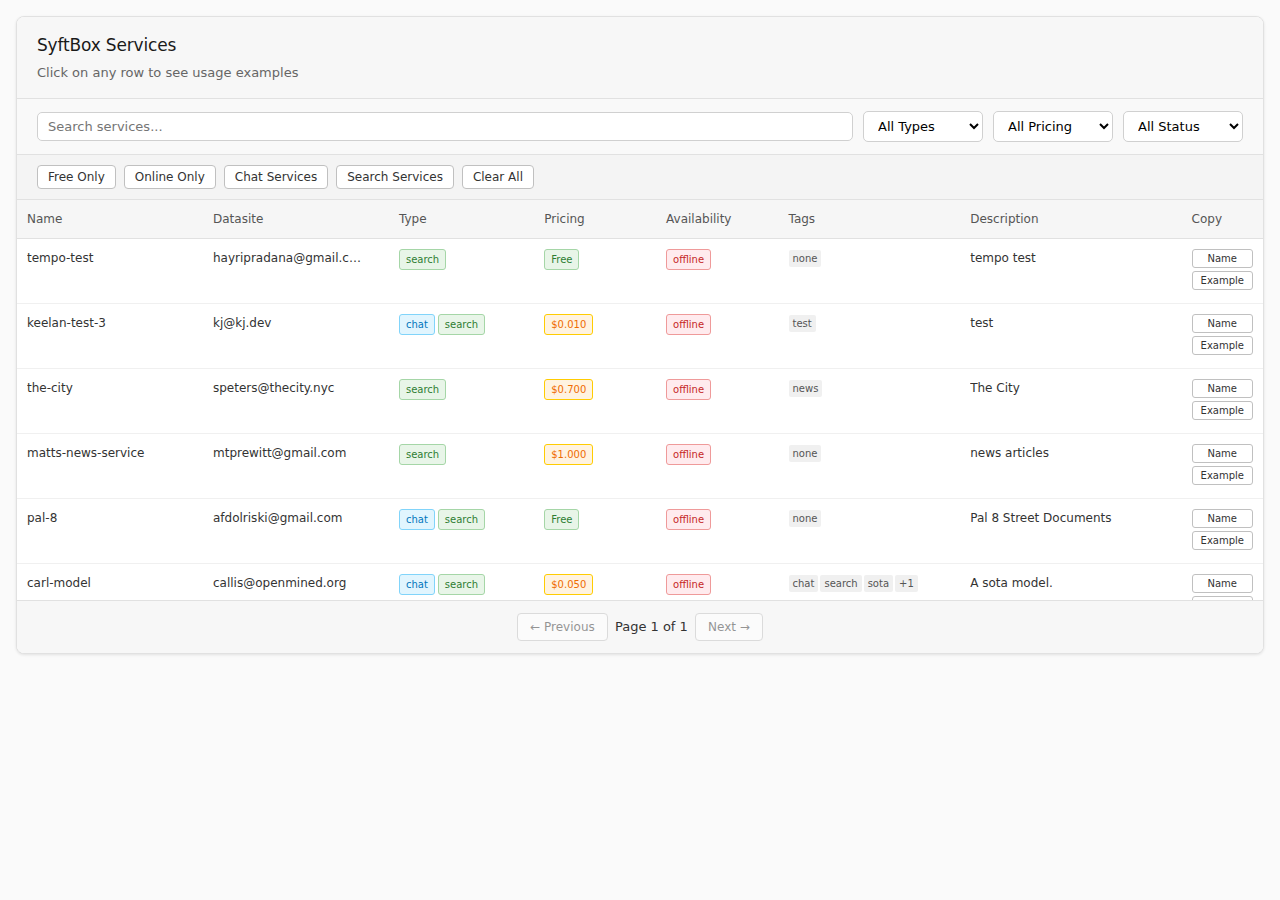
<file: syft_hub/utils/syftbox_services_widget.html>
<!DOCTYPE html>
<html lang="en">
<head>
    <meta charset="UTF-8">
    <meta name="viewport" content="width=device-width, initial-scale=1.0">
    <title>SyftBox Services</title>
    
    <style>
        .syft-widget {
            font-family: system-ui, -apple-system, sans-serif;
            line-height: 1.5;
            transition: all 0.2s ease-in-out;
        }
        
        /* Light theme (default) */
        .services-widget-widget {
            padding: 12px 0;
            color: #333;
            background: #fafafa;
            border: 1px solid #e0e0e0;
            border-radius: 6px;
            padding: 16px;
            margin: 8px 0;
        }
        .widget-title {
            font-size: 14px;
            font-weight: 600;
            margin-bottom: 12px;
            color: #333;
        }
        .status-line {
            display: flex;
            align-items: flex-start;
            margin: 6px 0;
            font-size: 13px;
        }
        .status-label {
            color: #666;
            min-width: 140px;
            margin-right: 12px;
            flex-shrink: 0;
        }
        .status-value {
            font-family: monospace;
            color: #333;
            word-break: break-word;
        }
        .status-badge {
            display: inline-block;
            padding: 2px 8px;
            border-radius: 3px;
            font-size: 11px;
            margin-left: 8px;
        }
        .badge-ready {
            background: #d4edda;
            color: #155724;
        }
        .badge-not-ready {
            background: #f8d7da;
            color: #721c24;
        }
        .badge-online {
            background: #d4edda;
            color: #155724;
        }
        .badge-offline {
            background: #f8d7da;
            color: #721c24;
        }
        .badge-timeout {
            background: #fff3cd;
            color: #856404;
        }
        .badge-unknown {
            background: #e2e3e5;
            color: #6c757d;
        }
        .docs-section {
            margin-top: 16px;
            padding-top: 12px;
            border-top: 1px solid #e0e0e0;
            font-size: 12px;
            color: #666;
        }
        .command-code {
            font-family: monospace;
            background: #f5f5f5;
            padding: 1px 4px;
            border-radius: 2px;
            color: #333;
        }
        .content-preview {
            background: #f8f9fa;
            border: 1px solid #e0e0e0;
            border-radius: 4px;
            padding: 8px;
            font-family: inherit;
            font-size: 12px;
            color: #495057;
            white-space: pre-wrap;
        }
        
        /* Dark theme */
        .syft-widget[data-theme="dark"] .services-widget-widget,
        .theme-dark .services-widget-widget,
        body[theme="dark"] .services-widget-widget,
        body[data-jp-theme-name*="dark"] .services-widget-widget,
        body[data-vscode-theme-kind*="dark"] .services-widget-widget,
        body.vscode-dark .services-widget-widget,
        body.vs-dark .services-widget-widget,
        html[data-theme="dark"] .services-widget-widget,
        html.dark .services-widget-widget,
        body.dark .services-widget-widget,
        .jp-mod-dark .services-widget-widget {
            color: #f0f0f0;
            background: #2b2b2b;
            border-color: #4a4a4a;
        }
        .syft-widget[data-theme="dark"] .widget-title,
        .theme-dark .widget-title,
        body[theme="dark"] .widget-title,
        body[data-jp-theme-name*="dark"] .widget-title,
        body[data-vscode-theme-kind*="dark"] .widget-title,
        body.vscode-dark .widget-title,
        body.vs-dark .widget-title,
        html[data-theme="dark"] .widget-title,
        html.dark .widget-title,
        body.dark .widget-title,
        .jp-mod-dark .widget-title {
            color: #f0f0f0;
        }
        .syft-widget[data-theme="dark"] .status-label,
        .theme-dark .status-label,
        body[theme="dark"] .status-label,
        body[data-jp-theme-name*="dark"] .status-label,
        .jp-mod-dark .status-label {
            color: #c0c0c0;
        }
        .syft-widget[data-theme="dark"] .status-value,
        .theme-dark .status-value,
        body[theme="dark"] .status-value,
        body[data-jp-theme-name*="dark"] .status-value,
        body[data-vscode-theme-kind*="dark"] .status-value,
        body.vscode-dark .status-value,
        body.vs-dark .status-value,
        html[data-theme="dark"] .status-value,
        html.dark .status-value,
        body.dark .status-value,
        .jp-mod-dark .status-value {
            color: #ffffff !important;
            font-weight: 500 !important;
        }
        .syft-widget[data-theme="dark"] .badge-ready,
        .theme-dark .badge-ready,
        body[theme="dark"] .badge-ready,
        body[data-jp-theme-name*="dark"] .badge-ready,
        .jp-mod-dark .badge-ready {
            background: #0d4f14;
            color: #7bc97f;
        }
        .syft-widget[data-theme="dark"] .badge-not-ready,
        .theme-dark .badge-not-ready,
        body[theme="dark"] .badge-not-ready,
        body[data-jp-theme-name*="dark"] .badge-not-ready,
        .jp-mod-dark .badge-not-ready {
            background: #5a1b20;
            color: #ff7979;
        }
        .syft-widget[data-theme="dark"] .badge-online,
        .theme-dark .badge-online,
        body[theme="dark"] .badge-online,
        body[data-jp-theme-name*="dark"] .badge-online,
        .jp-mod-dark .badge-online {
            background: #0d4f14;
            color: #7bc97f;
        }
        .syft-widget[data-theme="dark"] .badge-offline,
        .theme-dark .badge-offline,
        body[theme="dark"] .badge-offline,
        body[data-jp-theme-name*="dark"] .badge-offline,
        .jp-mod-dark .badge-offline {
            background: #5a1b20;
            color: #ff7979;
        }
        .syft-widget[data-theme="dark"] .badge-timeout,
        .theme-dark .badge-timeout,
        body[theme="dark"] .badge-timeout,
        body[data-jp-theme-name*="dark"] .badge-timeout,
        .jp-mod-dark .badge-timeout {
            background: #4a3c00;
            color: #ffa726;
        }
        .syft-widget[data-theme="dark"] .badge-unknown,
        .theme-dark .badge-unknown,
        body[theme="dark"] .badge-unknown,
        body[data-jp-theme-name*="dark"] .badge-unknown,
        .jp-mod-dark .badge-unknown {
            background: #2a2a2a;
            color: #b0b0b0;
        }
        .syft-widget[data-theme="dark"] .docs-section,
        .theme-dark .docs-section,
        body[theme="dark"] .docs-section,
        body[data-jp-theme-name*="dark"] .docs-section,
        .jp-mod-dark .docs-section {
            border-top-color: #4a4a4a;
            color: #c0c0c0;
        }
        .syft-widget[data-theme="dark"] .command-code,
        .theme-dark .command-code,
        body[theme="dark"] .command-code,
        body[data-jp-theme-name*="dark"] .command-code,
        .jp-mod-dark .command-code {
            background: #1e1e1e;
            color: #f0f0f0;
        }
        .syft-widget[data-theme="dark"] .content-preview,
        .theme-dark .content-preview,
        body[theme="dark"] .content-preview,
        body[data-jp-theme-name*="dark"] .content-preview,
        body[data-vscode-theme-kind*="dark"] .content-preview,
        body.vscode-dark .content-preview,
        body.vs-dark .content-preview,
        html[data-theme="dark"] .content-preview,
        html.dark .content-preview,
        body.dark .content-preview,
        .jp-mod-dark .content-preview {
            background: #363636;
            border-color: #4a4a4a;
            color: #f5f5f5;
        }
        
        /* Dark theme overrides for inline styled elements */
        .syft-widget[data-theme="dark"] div[style*="color: #e67e22"],
        .theme-dark div[style*="color: #e67e22"],
        body[theme="dark"] div[style*="color: #e67e22"],
        body[data-jp-theme-name*="dark"] div[style*="color: #e67e22"],
        body[data-vscode-theme-kind*="dark"] div[style*="color: #e67e22"],
        body.vscode-dark div[style*="color: #e67e22"],
        body.vs-dark div[style*="color: #e67e22"],
        html[data-theme="dark"] div[style*="color: #e67e22"],
        html.dark div[style*="color: #e67e22"],
        body.dark div[style*="color: #e67e22"],
        .jp-mod-dark div[style*="color: #e67e22"] {
            color: #ffc947 !important;
            background: #2a2200 !important;
            border: 1px solid #ffa726 !important;
        }
        
        /* Better styling for inline monospace spans (code elements) - less highlighted */
        .syft-widget[data-theme="dark"] span[style*="font-family: monospace"],
        .syft-widget[data-theme="dark"] .command-code,
        .theme-dark span[style*="font-family: monospace"],
        .theme-dark .command-code,
        body[theme="dark"] span[style*="font-family: monospace"],
        body[theme="dark"] .command-code,
        body[data-jp-theme-name*="dark"] span[style*="font-family: monospace"],
        body[data-jp-theme-name*="dark"] .command-code,
        body[data-vscode-theme-kind*="dark"] span[style*="font-family: monospace"],
        body[data-vscode-theme-kind*="dark"] .command-code,
        body.vscode-dark span[style*="font-family: monospace"],
        body.vscode-dark .command-code,
        body.vs-dark span[style*="font-family: monospace"],
        body.vs-dark .command-code,
        html[data-theme="dark"] span[style*="font-family: monospace"],
        html[data-theme="dark"] .command-code,
        html.dark span[style*="font-family: monospace"],
        html.dark .command-code,
        body.dark span[style*="font-family: monospace"],
        body.dark .command-code,
        .jp-mod-dark span[style*="font-family: monospace"],
        .jp-mod-dark .command-code {
            background: #363636 !important;
            color: #b8c5d1 !important;
            padding: 2px 4px !important;
            border-radius: 3px !important;
            border: 1px solid #4a4a4a !important;
            font-weight: normal !important;
        }
        
        /* Fix inline comment colors (gray text) */
        .syft-widget[data-theme="dark"] span[style*="color: #6c757d"],
        .theme-dark span[style*="color: #6c757d"],
        body[theme="dark"] span[style*="color: #6c757d"],
        body[data-jp-theme-name*="dark"] span[style*="color: #6c757d"],
        body[data-vscode-theme-kind*="dark"] span[style*="color: #6c757d"],
        body.vscode-dark span[style*="color: #6c757d"],
        body.vs-dark span[style*="color: #6c757d"],
        html[data-theme="dark"] span[style*="color: #6c757d"],
        html.dark span[style*="color: #6c757d"],
        body.dark span[style*="color: #6c757d"],
        .jp-mod-dark span[style*="color: #6c757d"] {
            color: #999 !important;
        }
        
        /* Fix inline price colors (green/red) */
        .syft-widget[data-theme="dark"] span[style*="color: #28a745"],
        .theme-dark span[style*="color: #28a745"],
        body[theme="dark"] span[style*="color: #28a745"],
        body[data-jp-theme-name*="dark"] span[style*="color: #28a745"],
        body[data-vscode-theme-kind*="dark"] span[style*="color: #28a745"],
        body.vscode-dark span[style*="color: #28a745"],
        body.vs-dark span[style*="color: #28a745"],
        html[data-theme="dark"] span[style*="color: #28a745"],
        html.dark span[style*="color: #28a745"],
        body.dark span[style*="color: #28a745"],
        .jp-mod-dark span[style*="color: #28a745"] {
            color: #7bc97f !important;
        }
        
        .syft-widget[data-theme="dark"] span[style*="color: #dc3545"],
        .theme-dark span[style*="color: #dc3545"],
        body[theme="dark"] span[style*="color: #dc3545"],
        body[data-jp-theme-name*="dark"] span[style*="color: #dc3545"],
        body[data-vscode-theme-kind*="dark"] span[style*="color: #dc3545"],
        body.vscode-dark span[style*="color: #dc3545"],
        body.vs-dark span[style*="color: #dc3545"],
        html[data-theme="dark"] span[style*="color: #dc3545"],
        html.dark span[style*="color: #dc3545"],
        body.dark span[style*="color: #dc3545"],
        .jp-mod-dark span[style*="color: #dc3545"] {
            color: #ff7979 !important;
        }
        
        /* Fix inline secondary text colors */
        .syft-widget[data-theme="dark"] div[style*="color: #666"],
        .theme-dark div[style*="color: #666"],
        body[theme="dark"] div[style*="color: #666"],
        body[data-jp-theme-name*="dark"] div[style*="color: #666"],
        body[data-vscode-theme-kind*="dark"] div[style*="color: #666"],
        body.vscode-dark div[style*="color: #666"],
        body.vs-dark div[style*="color: #666"],
        html[data-theme="dark"] div[style*="color: #666"],
        html.dark div[style*="color: #666"],
        body.dark div[style*="color: #666"],
        .jp-mod-dark div[style*="color: #666"] {
            color: #c0c0c0 !important;
        }
        
        /* Additional overrides for ANY monospace elements that might be too bright */
        .syft-widget[data-theme="dark"] *[style*="font-family: monospace"],
        .syft-widget[data-theme="dark"] *[style*="font-weight: 600"],
        .theme-dark *[style*="font-family: monospace"],
        .theme-dark *[style*="font-weight: 600"],
        body[theme="dark"] *[style*="font-family: monospace"],
        body[theme="dark"] *[style*="font-weight: 600"],
        body[data-jp-theme-name*="dark"] *[style*="font-family: monospace"],
        body[data-jp-theme-name*="dark"] *[style*="font-weight: 600"],
        body[data-vscode-theme-kind*="dark"] *[style*="font-family: monospace"],
        body[data-vscode-theme-kind*="dark"] *[style*="font-weight: 600"],
        body.vscode-dark *[style*="font-family: monospace"],
        body.vscode-dark *[style*="font-weight: 600"],
        body.vs-dark *[style*="font-family: monospace"],
        body.vs-dark *[style*="font-weight: 600"],
        html[data-theme="dark"] *[style*="font-family: monospace"],
        html[data-theme="dark"] *[style*="font-weight: 600"],
        html.dark *[style*="font-family: monospace"],
        html.dark *[style*="font-weight: 600"],
        body.dark *[style*="font-family: monospace"],
        body.dark *[style*="font-weight: 600"],
        .jp-mod-dark *[style*="font-family: monospace"],
        .jp-mod-dark *[style*="font-weight: 600"] {
            background: #363636 !important;
            color: #a8b3c1 !important;
            font-weight: normal !important;
            border: 1px solid #4a4a4a !important;
        }
        
        /* Ensure attribute values are very readable */
        .syft-widget[data-theme="dark"] .status-value *,
        .theme-dark .status-value *,
        body[theme="dark"] .status-value *,
        body[data-jp-theme-name*="dark"] .status-value *,
        body[data-vscode-theme-kind*="dark"] .status-value *,
        body.vscode-dark .status-value *,
        body.vs-dark .status-value *,
        html[data-theme="dark"] .status-value *,
        html.dark .status-value *,
        body.dark .status-value *,
        .jp-mod-dark .status-value * {
            color: #ffffff !important;
        }
    </style>
    
    <script>
    (function() {
        function detectAndApplyTheme() {
            const isDark = document.querySelector('body[theme="dark"]') ||
                          document.querySelector('.theme-dark') ||
                          document.querySelector('[data-theme="dark"]') ||
                          document.querySelector('body.dark-theme') ||
                          document.querySelector('body[data-jp-theme-name*="dark"]') ||
                          document.querySelector('.jp-mod-dark');
            
            const widgets = document.querySelectorAll('.syft-widget');
            widgets.forEach(widget => {
                widget.setAttribute('data-theme', isDark ? 'dark' : 'light');
            });
        }
        
        // Apply theme immediately
        detectAndApplyTheme();
        
        // Watch for theme changes
        const observer = new MutationObserver(detectAndApplyTheme);
        observer.observe(document.body, {
            attributes: true,
            attributeFilter: ['theme', 'data-jp-theme-name', 'class']
        });
        observer.observe(document.documentElement, {
            attributes: true,
            attributeFilter: ['theme', 'data-jp-theme-name', 'class']
        });
    })();
    </script>
    
    
    <style>
    body {
        font-family: -apple-system, BlinkMacSystemFont, 'Segoe UI', system-ui, sans-serif;
        margin: 0;
        padding: 16px;
        background: #fafafa;
        color: #333;
        font-size: 13px;
        line-height: 1.5;
    }
    
    /* Dark theme for services widget */
    @media (prefers-color-scheme: dark) {
        body {
            background: #1e1e1e !important;
            color: #f0f0f0 !important;
        }
    }
    
    body[data-theme="dark"],
    body.dark-theme {
        background: #1e1e1e !important;
        color: #f0f0f0 !important;
    }
    
    /* Dark theme overrides for main elements - higher specificity */
    @media (prefers-color-scheme: dark) {
        body #syft_services_d510b472 {
            border: 1px solid #4a4a4a !important;
            background: #2b2b2b !important;
            box-shadow: 0 1px 3px rgba(255,255,255,0.1) !important;
        }
        .header {
            background: #363636 !important;
            border-bottom: 1px solid #4a4a4a !important;
        }
        .header h2 {
            color: #f0f0f0 !important;
        }
        .header p {
            color: #c0c0c0 !important;
        }
        .controls {
            background: #2b2b2b !important;
            border-bottom: 1px solid #4a4a4a !important;
        }
        .filter-group label {
            color: #c0c0c0 !important;
        }
        .filter-select, .filter-input {
            background: #363636 !important;
            border: 1px solid #4a4a4a !important;
            color: #f0f0f0 !important;
        }
        table {
            background: #2b2b2b !important;
        }
        thead {
            background: #363636 !important;
            border-bottom: 1px solid #4a4a4a !important;
        }
        th {
            color: #f0f0f0 !important;
            border-bottom: 1px solid #4a4a4a !important;
        }
        tbody tr {
            background: #2b2b2b !important;
            border-bottom: 1px solid #4a4a4a !important;
        }
        tbody tr:hover {
            background: #363636 !important;
        }
        td {
            color: #f0f0f0 !important;
            border-bottom: 1px solid #4a4a4a !important;
        }
        .badge-free {
            background: #0d4f14 !important;
            color: #7bc97f !important;
        }
        .badge-paid {
            background: #5a1b20 !important;
            color: #ff7979 !important;
        }
        .badge-online {
            background: #0d4f14 !important;
            color: #7bc97f !important;
        }
        .badge-offline {
            background: #5a1b20 !important;
            color: #ff7979 !important;
        }
        .badge-unknown {
            background: #2a2a2a !important;
            color: #b0b0b0 !important;
        }
        .tag {
            background: #363636 !important;
            color: #c0c0c0 !important;
            border: 1px solid #4a4a4a !important;
        }
        .pagination {
            background: #363636 !important;
            border-top: 1px solid #4a4a4a !important;
        }
        .pagination button {
            background: #2b2b2b !important;
            color: #f0f0f0 !important;
            border: 1px solid #4a4a4a !important;
        }
        .pagination button:hover:not(:disabled) {
            background: #363636 !important;
        }
        .pagination button.active {
            background: #0066cc !important;
            border-color: #0066cc !important;
        }
    }
    
    /* Also apply dark theme when body has dark theme class - comprehensive overrides */
    body[data-theme="dark"] #syft_services_d510b472,
    body.dark-theme #syft_services_d510b472 {
        border: 1px solid #4a4a4a !important;
        background: #2b2b2b !important;
        box-shadow: 0 1px 3px rgba(255,255,255,0.1) !important;
    }
    body[data-theme="dark"] .header,
    body.dark-theme .header {
        background: #363636 !important;
        border-bottom: 1px solid #4a4a4a !important;
    }
    body[data-theme="dark"] .header h2,
    body.dark-theme .header h2 {
        color: #f0f0f0 !important;
    }
    body[data-theme="dark"] .header p,
    body.dark-theme .header p {
        color: #c0c0c0 !important;
    }
    body[data-theme="dark"] .controls,
    body.dark-theme .controls {
        background: #2b2b2b !important;
        border-bottom: 1px solid #4a4a4a !important;
    }
    body[data-theme="dark"] table,
    body.dark-theme table {
        background: #2b2b2b !important;
    }
    body[data-theme="dark"] thead,
    body.dark-theme thead {
        background: #363636 !important;
    }
    body[data-theme="dark"] tbody tr,
    body.dark-theme tbody tr {
        background: #2b2b2b !important;
        border-bottom: 1px solid #4a4a4a !important;
    }
    body[data-theme="dark"] tbody tr:hover,
    body.dark-theme tbody tr:hover {
        background: #363636 !important;
    }
    body[data-theme="dark"] td,
    body.dark-theme td {
        color: #f0f0f0 !important;
        border-bottom: 1px solid #4a4a4a !important;
    }
    body[data-theme="dark"] th,
    body.dark-theme th {
        color: #f0f0f0 !important;
        border-bottom: 1px solid #4a4a4a !important;
    }
    
    #syft_services_d510b472 {
        border: 1px solid #e1e1e1;
        border-radius: 8px;
        background: #fff;
        max-width: 100%;
        overflow: hidden;
        box-shadow: 0 1px 3px rgba(0,0,0,0.1);
    }
    
    /* Dark theme styles */
    body[data-theme="dark"],
    body.dark-theme {
        background: #1e1e1e !important;
        color: #f0f0f0 !important;
    }
    
    body[data-theme="dark"] #syft_services_d510b472,
    body.dark-theme #syft_services_d510b472 {
        border: 1px solid #4a4a4a !important;
        background: #2b2b2b !important;
        box-shadow: 0 1px 3px rgba(255,255,255,0.1) !important;
    }
    
    html body[data-theme="dark"] .header,
    html body.dark-theme .header {
        background: #363636 !important;
        border-bottom: 1px solid #4a4a4a !important;
    }
    
    html body[data-theme="dark"] .header h2,
    html body.dark-theme .header h2 {
        color: #f0f0f0 !important;
    }
    
    html body[data-theme="dark"] .header p,
    html body.dark-theme .header p {
        color: #c0c0c0 !important;
    }
    
    html body[data-theme="dark"] .controls,
    html body.dark-theme .controls {
        background: #2b2b2b !important;
        border-bottom: 1px solid #4a4a4a !important;
    }
    
    html body[data-theme="dark"] table,
    html body.dark-theme table {
        background: #2b2b2b !important;
        color: #f0f0f0 !important;
    }
    
    html body[data-theme="dark"] thead,
    html body.dark-theme thead {
        background: #363636 !important;
    }
    
    html body[data-theme="dark"] th,
    html body.dark-theme th {
        color: #f0f0f0 !important;
        border-bottom: 1px solid #4a4a4a !important;
    }
    
    html body[data-theme="dark"] tbody tr,
    html body.dark-theme tbody tr {
        background: #2b2b2b !important;
        border-bottom: 1px solid #4a4a4a !important;
    }
    
    html body[data-theme="dark"] tbody tr:hover,
    html body.dark-theme tbody tr:hover {
        background: #363636 !important;
    }
    
    html body[data-theme="dark"] td,
    html body.dark-theme td {
        color: #f0f0f0 !important;
        border-bottom: 1px solid #4a4a4a !important;
    }
    
    .header {
        background: #f7f7f7;
        padding: 16px 20px;
        border-bottom: 1px solid #e1e1e1;
    }
    
    .header h2 {
        margin: 0 0 4px 0;
        font-size: 17px;
        font-weight: 500;
        color: #1a1a1a;
        letter-spacing: -0.01em;
    }
    
    .header p {
        margin: 0;
        font-size: 13px;
        color: #666;
    }
    
    .controls {
        padding: 12px 20px;
        background: #f9f9f9;
        border-bottom: 1px solid #e1e1e1;
        display: flex;
        gap: 10px;
        flex-wrap: wrap;
        align-items: center;
    }
    
    .controls input, .controls select {
        padding: 6px 10px;
        border: 1px solid #d0d0d0;
        border-radius: 5px;
        font-size: 13px;
        background: #fff;
        font-family: inherit;
        transition: border-color 0.2s ease;
    }
    
    .controls input {
        flex: 1;
        min-width: 200px;
    }
    
    .controls select {
        min-width: 120px;
    }
    
    .controls input:focus, .controls select:focus {
        outline: none;
        border-color: #007acc;
        box-shadow: 0 0 0 2px rgba(0,122,204,0.1);
    }
    
    .quick-filters {
        padding: 10px 20px;
        background: #f4f4f4;
        border-bottom: 1px solid #e1e1e1;
        display: flex;
        gap: 8px;
        flex-wrap: wrap;
    }
    
    .quick-btn {
        padding: 4px 10px;
        border: 1px solid #c0c0c0;
        border-radius: 4px;
        background: #fff;
        color: #333;
        font-size: 12px;
        cursor: pointer;
        text-decoration: none;
        display: inline-block;
        font-family: inherit;
        transition: all 0.15s ease;
    }
    
    .quick-btn:hover {
        background: #f0f0f0;
        border-color: #999;
        transform: translateY(-1px);
    }
    
    .table-container {
        overflow: auto;
        max-height: 400px;
    }
    
    table {
        width: 100%;
        border-collapse: collapse;
        font-size: 12px;
    }
    
    th {
        background: #f6f6f6;
        padding: 10px;
        text-align: left;
        border-bottom: 1px solid #e1e1e1;
        font-weight: 500;
        font-size: 12px;
        color: #555;
        position: sticky;
        top: 0;
    }
    
    td {
        padding: 10px;
        border-bottom: 1px solid #f0f0f0;
        vertical-align: top;
    }
    
    tbody tr:hover {
        background: #f8f8f8;
    }
    
    tbody tr {
        cursor: pointer;
        transition: background-color 0.1s ease;
    }
    
    .badge {
        display: inline-block;
        padding: 2px 6px;
        border-radius: 3px;
        font-size: 10px;
        font-weight: 500;
        margin-right: 3px;
    }
    
    .badge-chat {
        background: #e1f5fe;
        color: #0277bd;
        border: 1px solid #81d4fa;
    }
    
    .badge-search {
        background: #e8f5e8;
        color: #2e7d32;
        border: 1px solid #a5d6a7;
    }
    
    .badge-free {
        background: #e8f5e8;
        color: #2e7d32;
        border: 1px solid #a5d6a7;
    }
    
    .badge-paid {
        background: #fff3e0;
        color: #ef6c00;
        border: 1px solid #ffcc02;
    }
    
    .badge-online {
        background: #e8f5e8;
        color: #2e7d32;
        border: 1px solid #a5d6a7;
    }
    
    .badge-offline {
        background: #ffebee;
        color: #c62828;
        border: 1px solid #ef9a9a;
    }
    
    .badge-timeout {
        background: #fff8e1;
        color: #f57f17;
        border: 1px solid #fff176;
    }
    
    .badge-unknown {
        background: #f5f5f5;
        color: #666;
        border: 1px solid #ccc;
    }
    
    .tag {
        background: #f0f0f0;
        color: #555;
        padding: 1px 4px;
        border-radius: 2px;
        font-size: 10px;
        margin-right: 2px;
        margin-bottom: 1px;
        display: inline-block;
    }
    
    .copy-btn {
        padding: 3px 8px;
        border: 1px solid #c0c0c0;
        border-radius: 3px;
        background: #fff;
        color: #333;
        font-size: 10px;
        cursor: pointer;
        font-family: inherit;
        margin-bottom: 3px;
        display: block;
        width: 100%;
        text-align: center;
        transition: all 0.15s ease;
    }
    
    .copy-btn:hover {
        background: #f0f0f0;
        border-color: #999;
        transform: translateY(-1px);
    }
    
    .copy-btn.copied {
        background: #e8f5e8;
        color: #2e7d32;
        border-color: #a5d6a7;
    }
    
    .pagination {
        padding: 12px 20px;
        background: #f7f7f7;
        border-top: 1px solid #e1e1e1;
        text-align: center;
        font-size: 13px;
    }
    
    .pagination button {
        padding: 6px 12px;
        border: 1px solid #c0c0c0;
        border-radius: 4px;
        background: #fff;
        color: #333;
        font-size: 12px;
        cursor: pointer;
        margin: 0 3px;
        font-family: inherit;
        transition: all 0.15s ease;
    }
    
    .pagination button:hover:not(:disabled) {
        background: #f0f0f0;
        border-color: #999;
        transform: translateY(-1px);
    }
    
    .pagination button:disabled {
        opacity: 0.5;
        cursor: not-allowed;
    }
    
    .truncate {
        white-space: nowrap;
        overflow: hidden;
        text-overflow: ellipsis;
        max-width: 150px;
    }
    </style>
</head>
<body class="" >
    <div class="syft-widget">
        <div id="syft_services_d510b472">
        <div class="header">
            <h2>SyftBox Services</h2>
            <p>Click on any row to see usage examples</p>
        </div>
        
        <div class="controls">
            <input type="text" id="syft_services_d510b472-search" placeholder="Search services...">
            <select id="syft_services_d510b472-service-type">
                <option value="">All Types</option>
                <option value="chat">Chat</option>
                <option value="search">Search</option>
            </select>
            <select id="syft_services_d510b472-pricing">
                <option value="">All Pricing</option>
                <option value="free">Free</option>
                <option value="paid">Paid</option>
            </select>
            <select id="syft_services_d510b472-availability">
                <option value="">All Status</option>
                <option value="online">Online</option>
                <option value="offline">Offline</option>
                <option value="timeout">Timeout</option>
            </select>
        </div>
        
        <div class="quick-filters">
            <button class="quick-btn" onclick="quickFilter_syft_services_d510b472('free')">Free Only</button>
            <button class="quick-btn" onclick="quickFilter_syft_services_d510b472('online')">Online Only</button>
            <button class="quick-btn" onclick="quickFilter_syft_services_d510b472('chat')">Chat Services</button>
            <button class="quick-btn" onclick="quickFilter_syft_services_d510b472('search')">Search Services</button>
            <button class="quick-btn" onclick="clearFilters_syft_services_d510b472()">Clear All</button>
        </div>
        
        <div class="table-container">
            <table>
                <thead>
                    <tr>
                        <th style="width: 15%">Name</th>
                        <th style="width: 15%">Datasite</th>
                        <th style="width: 12%">Type</th>
                        <th style="width: 10%">Pricing</th>
                        <th style="width: 10%">Availability</th>
                        <th style="width: 15%">Tags</th>
                        <th style="width: 18%">Description</th>
                        <th style="width: 5%">Copy</th>
                    </tr>
                </thead>
                <tbody id="syft_services_d510b472-tbody">
                    <tr><td colspan="8" style="text-align: center; padding: 20px;">Loading services...</td></tr>
                </tbody>
            </table>
        </div>
        
        <div class="pagination">
            <button onclick="previousPage_syft_services_d510b472()" id="syft_services_d510b472-prev-btn" disabled>← Previous</button>
            <span id="syft_services_d510b472-page-info">Page 1 of 1</span>
            <button onclick="nextPage_syft_services_d510b472()" id="syft_services_d510b472-next-btn">Next →</button>
        </div>
    </div>

    <script>
    // Simple theme detection for services widget
    function detectAndApplyTheme() {
        // If body already has dark theme (from server), nothing to do
        if (document.body.hasAttribute('data-theme') && 
            document.body.getAttribute('data-theme') === 'dark') {
            console.log('Dark theme already applied from server');
            return;
        }
        
        // Check system preference as fallback
        if (window.matchMedia && window.matchMedia('(prefers-color-scheme: dark)').matches) {
            console.log('Applying dark theme from system preference');
            document.body.setAttribute('data-theme', 'dark');
            document.body.classList.add('dark-theme');
        }
    }
    
    // Apply theme detection
    detectAndApplyTheme();
    
    // Listen for changes to system preference
    if (window.matchMedia) {
        window.matchMedia('(prefers-color-scheme: dark)').addEventListener('change', function(e) {
            console.log('System preference changed:', e.matches ? 'dark' : 'light');
            if (e.matches) {
                document.body.setAttribute('data-theme', 'dark');
                document.body.classList.add('dark-theme');
            } else {
                document.body.removeAttribute('data-theme');
                document.body.classList.remove('dark-theme');
            }
        });
    }
    
    (function() {  // IIFE to isolate this widget instance
    const widgetId = 'syft_services_d510b472';
    
    // Widget-specific state
    let allServices = [];
    let filteredServices = [];
    let currentPage = 1;
    const itemsPerPage = 20;

    // Initialize services data - json.dumps creates a JavaScript array literal
    const servicesData = [{"name": "tempo-test", "datasite": "hayripradana@gmail.com", "summary": "tempo test", "description": "tempo test", "tags": [], "services": [{"type": "chat", "enabled": false, "pricing": 0.0, "charge_type": "per_request"}, {"type": "search", "enabled": true, "pricing": 0.0, "charge_type": "per_request"}], "config_status": "Active", "health_status": "offline", "min_pricing": 0.0, "max_pricing": 0.0}, {"name": "keelan-test-3", "datasite": "kj@kj.dev", "summary": "test", "description": "test", "tags": ["test"], "services": [{"type": "chat", "enabled": true, "pricing": 0.01, "charge_type": "per_request"}, {"type": "search", "enabled": true, "pricing": 0.01, "charge_type": "per_request"}], "config_status": "Active", "health_status": "offline", "min_pricing": 0.01, "max_pricing": 0.01}, {"name": "the-city", "datasite": "speters@thecity.nyc", "summary": "The City", "description": "# The City News", "tags": ["news"], "services": [{"type": "chat", "enabled": false, "pricing": 0.0, "charge_type": "per_request"}, {"type": "search", "enabled": true, "pricing": 0.7, "charge_type": "per_request"}], "config_status": "Active", "health_status": "offline", "min_pricing": 0.7, "max_pricing": 0.7}, {"name": "matts-news-service", "datasite": "mtprewitt@gmail.com", "summary": "news articles\n", "description": "--", "tags": [], "services": [{"type": "chat", "enabled": false, "pricing": 0.0, "charge_type": "per_request"}, {"type": "search", "enabled": true, "pricing": 1.0, "charge_type": "per_request"}], "config_status": "Active", "health_status": "offline", "min_pricing": 1.0, "max_pricing": 1.0}, {"name": "pal-8", "datasite": "afdolriski@gmail.com", "summary": "Pal 8 Street Documents", "description": "Pal 8 Street Documents", "tags": [], "services": [{"type": "chat", "enabled": true, "pricing": 0.0, "charge_type": "per_request"}, {"type": "search", "enabled": true, "pricing": 0.0, "charge_type": "per_request"}], "config_status": "Active", "health_status": "offline", "min_pricing": 0.0, "max_pricing": 0.0}, {"name": "carl-model", "datasite": "callis@openmined.org", "summary": "A sota model.", "description": "A sota model.", "tags": ["chat", "search", "sota", "open-source"], "services": [{"type": "chat", "enabled": true, "pricing": 0.05, "charge_type": "per_request"}, {"type": "search", "enabled": true, "pricing": 0.05, "charge_type": "per_request"}], "config_status": "Active", "health_status": "offline", "min_pricing": 0.05, "max_pricing": 0.05}, {"name": "github-trending", "datasite": "demo@openmined.org", "summary": "Get the trending repositories from github\n", "description": "# Github Trending repositories", "tags": ["github", "repositories", "community"], "services": [{"type": "chat", "enabled": false, "pricing": 0.0, "charge_type": "per_request"}, {"type": "search", "enabled": true, "pricing": 0.4, "charge_type": "per_request"}], "config_status": "Active", "health_status": "offline", "min_pricing": 0.4, "max_pricing": 0.4}, {"name": "claude-sonnet-3.5", "datasite": "aggregator@openmined.org", "summary": "Hosted Claude Sonnet 3.5 router ", "description": "**Overview**  \nClaude 3.5 Sonnet is the latest release in Anthropic\u2019s Claude 3.5 family\u2014outperforming prior models (like Claude 3 Opus) and rival AIs (e.g., GPT-4o, Gemini 1.5 Pro) across reasoning, coding, and vision tasks, all while delivering twice the speed and lower cost. ", "tags": ["claude", "anthropic", "sonnet", "chat"], "services": [{"type": "chat", "enabled": true, "pricing": 0.3, "charge_type": "per_request"}, {"type": "search", "enabled": false, "pricing": 0.0, "charge_type": "per_request"}], "config_status": "Active", "health_status": "offline", "min_pricing": 0.3, "max_pricing": 0.3}, {"name": "deepseek-v3", "datasite": "aggregator@openmined.org", "summary": "Hosted Deepseek V3\n", "description": "DeepSeek-V3 is an advanced, open-source large language model (LLM) developed by the Chinese AI firm DeepSeek. It employs an efficient Mixture-of-Experts (MoE) architecture, featuring 671 billion total parameters, of which 37 billion are activated per token\u2014a setup that delivers powerful inference while conserving compute resources ", "tags": ["deepseek", "opensource", "chagt"], "services": [{"type": "chat", "enabled": true, "pricing": 0.15, "charge_type": "per_request"}, {"type": "search", "enabled": false, "pricing": 0.0, "charge_type": "per_request"}], "config_status": "Active", "health_status": "offline", "min_pricing": 0.15, "max_pricing": 0.15}, {"name": "openmined-about", "datasite": "irina@openmined.org", "summary": "Learn about OpenMined and Attribution-based Control\n", "description": "Learn about OpenMined and Attribution-based Control\n", "tags": ["openmined", "abc", "attribution", "control"], "services": [{"type": "chat", "enabled": false, "pricing": 0.0, "charge_type": "per_request"}, {"type": "search", "enabled": true, "pricing": 0.0, "charge_type": "per_request"}], "config_status": "Active", "health_status": "online", "min_pricing": 0.0, "max_pricing": 0.0}, {"name": "state-of-ai-report-n-benaich", "datasite": "irina@openmined.org", "summary": "Get insights from the past years\u2019 State of AI Report by Nathan Benaich.\n\n", "description": "The State of AI Report analyses the most interesting developments in AI. We aim to trigger an informed conversation about the state of AI and its implication for the future. The Report is produced by AI investor Nathan Benaich and Air Street Capital.\n\n", "tags": ["reports", "ai", "air-street"], "services": [{"type": "chat", "enabled": false, "pricing": 0.0, "charge_type": "per_request"}, {"type": "search", "enabled": true, "pricing": 0.05, "charge_type": "per_request"}], "config_status": "Active", "health_status": "online", "min_pricing": 0.05, "max_pricing": 0.05}, {"name": "sota-model", "datasite": "callisezenwaka@barestripe.com", "summary": "sota", "description": "sota", "tags": ["chat", "search"], "services": [{"type": "chat", "enabled": true, "pricing": 0.0, "charge_type": "per_request"}, {"type": "search", "enabled": true, "pricing": 0.0, "charge_type": "per_request"}], "config_status": "Active", "health_status": "offline", "min_pricing": 0.0, "max_pricing": 0.0}];
    
    // Use services data or demo data
    if (!servicesData || !Array.isArray(servicesData) || servicesData.length === 0) {
        allServices = [
            {
                name: "Demo Chat Service",
                datasite: "demo@example.com",
                services: [{type: "chat", enabled: true}],
                min_pricing: 0,
                max_pricing: 0,
                config_status: "active",
                health_status: "online",
                tags: ["demo", "chat"],
                summary: "A demo chat service",
                description: "Demo service for testing"
            },
            {
                name: "Demo Search Service", 
                datasite: "demo2@example.com",
                services: [{type: "search", enabled: true}],
                min_pricing: 0.01,
                max_pricing: 0.05,
                config_status: "active",
                health_status: "offline",
                tags: ["demo", "search"],
                summary: "A demo search service",
                description: "Demo search service"
            }
        ];
    } else {
        allServices = servicesData;
    }
    
    filteredServices = allServices.slice();

    // Render table
    function renderTable() {
        const tbody = document.getElementById('syft_services_d510b472-tbody');
        
        if (!tbody) {
            console.error('tbody element not found! Retrying in 100ms...');
            setTimeout(renderTable, 100);
            return;
        }
        
        const totalPages = Math.ceil(filteredServices.length / itemsPerPage);
        const start = (currentPage - 1) * itemsPerPage;
        const end = Math.min(start + itemsPerPage, filteredServices.length);
        
        if (filteredServices.length === 0) {
            tbody.innerHTML = '<tr><td colspan="8" style="text-align: center; padding: 20px;">No services found</td></tr>';
        } else {
            const rows = filteredServices.slice(start, end).map(service => {
                const serviceId = service.datasite + '/' + service.name;
                
                // Handle services array properly
                let serviceTypes = [];
                if (service.services && Array.isArray(service.services)) {
                    serviceTypes = service.services.filter(s => s.enabled);
                }
                
                const types = serviceTypes.length > 0 ? 
                    serviceTypes.map(s => `<span class="badge badge-${s.type}">${s.type}</span>`).join('') : 
                    '<span class="badge badge-unknown">none</span>';
                
                const pricing = (service.min_pricing === 0 || service.min_pricing === undefined) ? 
                    '<span class="badge badge-free">Free</span>' : 
                    `<span class="badge badge-paid">$${service.min_pricing.toFixed(3)}</span>`;
                
                const status = service.health_status ? 
                    `<span class="badge badge-${service.health_status}">${service.health_status}</span>` :
                    '<span class="badge badge-unknown">unknown</span>';
                
                const tags = service.tags && service.tags.length > 0 ? 
                    service.tags.slice(0, 3).map(tag => `<span class="tag">${escapeHtml(tag)}</span>`).join('') : 
                    '<span class="tag">none</span>';
                
                const moreTagsCount = service.tags && service.tags.length > 3 ? service.tags.length - 3 : 0;
                const tagsDisplay = tags + (moreTagsCount > 0 ? `<span class="tag">+${moreTagsCount}</span>` : '');
                
                return `<tr onclick="window['showUsageModal_syft_services_d510b472']('${escapeHtml(service.name)}', '${escapeHtml(service.datasite)}', ${JSON.stringify(service.services || [])})">
                    <td><div class="truncate" title="${escapeHtml(service.name)}">${escapeHtml(service.name)}</div></td>
                    <td><div class="truncate" title="${escapeHtml(service.datasite)}">${escapeHtml(service.datasite)}</div></td>
                    <td>${types}</td>
                    <td>${pricing}</td>
                    <td>${status}</td>
                    <td>${tagsDisplay}</td>
                    <td><div class="truncate" title="${escapeHtml(service.summary || service.description || '')}">${escapeHtml(service.summary || service.description || '')}</div></td>
                    <td>
                        <button class="copy-btn" onclick="event.stopPropagation(); window['copyServiceName_syft_services_d510b472']('${serviceId}', this)">Name</button>
                        <button class="copy-btn" onclick="event.stopPropagation(); window['copyServiceExample_syft_services_d510b472']('${serviceId}', this)">Example</button>
                    </td>
                </tr>`;
            }).join('');
            
            tbody.innerHTML = rows;
        }
        
        updatePagination();
    }

    // Filter functions
    function applyFilters() {
        const search = document.getElementById('syft_services_d510b472-search').value.toLowerCase();
        const serviceType = document.getElementById('syft_services_d510b472-service-type').value;
        const pricing = document.getElementById('syft_services_d510b472-pricing').value;
        const availability = document.getElementById('syft_services_d510b472-availability').value;
        
        filteredServices = allServices.filter(service => {
            // Search filter
            if (search && !service.name.toLowerCase().includes(search) && 
                !service.datasite.toLowerCase().includes(search) &&
                !service.summary?.toLowerCase().includes(search) &&
                !(service.tags || []).some(tag => tag.toLowerCase().includes(search))) {
                return false;
            }
            
            // Service type filter
            if (serviceType && !service.services?.some(s => s.type === serviceType && s.enabled)) {
                return false;
            }
            
            // Pricing filter
            if (pricing === 'free' && service.min_pricing > 0) return false;
            if (pricing === 'paid' && service.min_pricing === 0) return false;
            
            // Availability filter
            if (availability && service.health_status !== availability) return false;
            
            return true;
        });
        
        currentPage = 1;
        renderTable();
    }

    // Quick filter functions - attach to window for onclick handlers
    window['quickFilter_syft_services_d510b472'] = function(type) {
        clearFilters();
        if (type === 'free') {
            document.getElementById('syft_services_d510b472-pricing').value = 'free';
        } else if (type === 'online') {
            document.getElementById('syft_services_d510b472-availability').value = 'online';
        } else if (type === 'chat' || type === 'search') {
            document.getElementById('syft_services_d510b472-service-type').value = type;
        }
        applyFilters();
    }

    window['clearFilters_syft_services_d510b472'] = function() {
        document.getElementById('syft_services_d510b472-search').value = '';
        document.getElementById('syft_services_d510b472-service-type').value = '';
        document.getElementById('syft_services_d510b472-pricing').value = '';
        document.getElementById('syft_services_d510b472-availability').value = '';
        applyFilters();
    }

    // Pagination - attach to window for onclick handlers
    window['previousPage_syft_services_d510b472'] = function() {
        if (currentPage > 1) {
            currentPage--;
            renderTable();
        }
    };

    window['nextPage_syft_services_d510b472'] = function() {
        const totalPages = Math.ceil(filteredServices.length / itemsPerPage);
        if (currentPage < totalPages) {
            currentPage++;
            renderTable();
        }
    };

    // Update pagination
    function updatePagination() {
        const totalPages = Math.ceil(filteredServices.length / itemsPerPage);
        document.getElementById('syft_services_d510b472-prev-btn').disabled = currentPage <= 1;
        document.getElementById('syft_services_d510b472-next-btn').disabled = currentPage >= totalPages;
        document.getElementById('syft_services_d510b472-page-info').textContent = `Page ${currentPage} of ${totalPages || 1}`;
    }

    // Quick filter functions - attach to window for inline onclick handlers
    window['quickFilter_syft_services_d510b472'] = function(type) {
        // Reset to first page
        currentPage = 1;
        
        // Clear existing filters first
        document.getElementById('syft_services_d510b472-search').value = '';
        document.getElementById('syft_services_d510b472-service-type').value = 'all';
        document.getElementById('syft_services_d510b472-pricing').value = 'all';
        document.getElementById('syft_services_d510b472-availability').value = 'all';
        
        // Apply new filter based on type
        switch(type) {
            case 'free':
                document.getElementById('syft_services_d510b472-pricing').value = 'free';
                break;
            case 'online':
                document.getElementById('syft_services_d510b472-availability').value = 'online';
                break;
            case 'chat':
                document.getElementById('syft_services_d510b472-service-type').value = 'chat';
                break;
            case 'search':
                document.getElementById('syft_services_d510b472-service-type').value = 'search';
                break;
        }
        
        applyFilters();
    }
    
    window['clearFilters_syft_services_d510b472'] = function() {
        currentPage = 1;
        document.getElementById('syft_services_d510b472-search').value = '';
        document.getElementById('syft_services_d510b472-service-type').value = 'all';
        document.getElementById('syft_services_d510b472-pricing').value = 'all';
        document.getElementById('syft_services_d510b472-availability').value = 'all';
        applyFilters();
    }

    // Copy functions - attach to window for inline onclick handlers
    window['copyServiceName_syft_services_d510b472'] = function(serviceId, button) {
        if (navigator.clipboard) {
            navigator.clipboard.writeText(serviceId).then(() => {
                const original = button.textContent;
                button.textContent = 'Copied!';
                button.classList.add('copied');
                setTimeout(() => {
                    button.textContent = original;
                    button.classList.remove('copied');
                }, 1500);
            });
        }
    }

    window['copyServiceExample_syft_services_d510b472'] = function(serviceId, button) {
        // Simple copy of how to call show_example()
        const exampleCode = `service = client.load_service("${serviceId}")
service.show_example()`;
        
        if (navigator.clipboard) {
            navigator.clipboard.writeText(exampleCode).then(() => {
                const original = button.textContent;
                button.textContent = 'Copied!';
                button.classList.add('copied');
                setTimeout(() => {
                    button.textContent = original;
                    button.classList.remove('copied');
                }, 1500);
            });
        }
    }

    // Usage modal - attach to window for inline onclick handlers
    window['showUsageModal_syft_services_d510b472'] = function(name, datasite, services) {
        const serviceId = datasite + '/' + name;
        const hasChat = services.some(s => s.type === 'chat' && s.enabled);
        const hasSearch = services.some(s => s.type === 'search' && s.enabled);
        
        let examples = [];
        if (hasChat) {
            examples.push(`# Chat with service\nresponse = client.chat("${serviceId}", "Your message here")`);
        }
        if (hasSearch) {
            examples.push(`# Search with service\nresults = client.search("${serviceId}", "search query")`);
        }
        if (examples.length === 0) {
            examples.push(`# Load service\nservice = client.load_service("${serviceId}")\nservice.show_example()`);
        }
        
        alert(`Service: ${name}\nDatasite: ${datasite}\n\nUsage Examples:\n${examples.join('\n\n')}`);
    }

    // Utility functions
    function escapeHtml(text) {
        const div = document.createElement('div');
        div.textContent = text || '';
        return div.innerHTML;
    }

    // Event listeners
    document.getElementById('syft_services_d510b472-search').addEventListener('input', applyFilters);
    document.getElementById('syft_services_d510b472-service-type').addEventListener('change', applyFilters);
    document.getElementById('syft_services_d510b472-pricing').addEventListener('change', applyFilters);
    document.getElementById('syft_services_d510b472-availability').addEventListener('change', applyFilters);

    // Initialize and render when DOM is ready
    function initialize() {
        // Force initial render
        renderTable();
        updatePagination();
    }
    
    // Call initialize immediately since we're at the end of the body
    initialize();
    
    })();  // End IIFE
    </script>
    </div>
</body>
</html>
</file>
<file: docs/styles.css>
/* Reset and Base Styles */
* {
    margin: 0;
    padding: 0;
    box-sizing: border-box;
}

:root {
    --color-primary: #000000;
    --color-text: #1a1a1a;
    --color-text-light: #666666;
    --color-border: #e5e5e5;
    --color-bg: #ffffff;
    --color-bg-light: #fafafa;
    --color-bg-code: #f6f8fa;
    --color-accent: #0066cc;
    --font-sans: 'Inter', -apple-system, BlinkMacSystemFont, 'Segoe UI', Roboto, Oxygen, Ubuntu, sans-serif;
    --font-mono: 'JetBrains Mono', 'SF Mono', Monaco, 'Courier New', monospace;
    --max-width: 1200px;
    --spacing-xs: 0.5rem;
    --spacing-sm: 1rem;
    --spacing-md: 1.5rem;
    --spacing-lg: 2rem;
    --spacing-xl: 3rem;
    --spacing-xxl: 4rem;
}

body {
    font-family: var(--font-sans);
    color: var(--color-text);
    background: var(--color-bg);
    line-height: 1.6;
    font-size: 16px;
    -webkit-font-smoothing: antialiased;
    -moz-osx-font-smoothing: grayscale;
}

/* Header */
.header {
    border-bottom: 1px solid var(--color-border);
    background: var(--color-bg);
    position: sticky;
    top: 0;
    z-index: 100;
    backdrop-filter: blur(8px);
    background: rgba(255, 255, 255, 0.9);
}

.header-container {
    max-width: var(--max-width);
    margin: 0 auto;
    padding: var(--spacing-md) var(--spacing-lg);
    display: flex;
    justify-content: space-between;
    align-items: center;
}

.logo {
    display: flex;
    align-items: center;
    gap: var(--spacing-sm);
    text-decoration: none;
    color: var(--color-primary);
    font-weight: 700;
    font-size: 1.125rem;
}

.logo svg {
    width: 32px;
    height: 32px;
}

.nav {
    display: flex;
    gap: var(--spacing-lg);
    align-items: center;
}

.nav a {
    color: var(--color-text-light);
    text-decoration: none;
    font-size: 0.9375rem;
    font-weight: 500;
    transition: color 0.2s;
}

.nav a:hover {
    color: var(--color-primary);
}

.github-link {
    display: flex;
    align-items: center;
    padding: 0.375rem 0.75rem;
    border: 1px solid var(--color-border);
    border-radius: 6px;
    transition: all 0.2s;
}

.github-link:hover {
    border-color: var(--color-primary);
    background: var(--color-bg-light);
}

/* Hero Section */
.hero {
    padding: var(--spacing-xxl) var(--spacing-lg);
    text-align: center;
    border-bottom: 1px solid var(--color-border);
}

.hero-container {
    max-width: 800px;
    margin: 0 auto;
}

.hero h1 {
    font-size: 3rem;
    font-weight: 800;
    line-height: 1.2;
    margin-bottom: var(--spacing-md);
    letter-spacing: -0.02em;
}

.hero-description {
    font-size: 1.25rem;
    color: var(--color-text-light);
    margin-bottom: var(--spacing-lg);
    line-height: 1.6;
}

.hero-actions {
    display: flex;
    gap: var(--spacing-md);
    justify-content: center;
}

.button {
    display: inline-flex;
    align-items: center;
    padding: 0.75rem 1.5rem;
    border-radius: 8px;
    font-weight: 600;
    text-decoration: none;
    transition: all 0.2s;
    font-size: 1rem;
    border: 2px solid transparent;
}

.button-primary {
    background: var(--color-primary);
    color: white;
}

.button-primary:hover {
    transform: translateY(-2px);
    box-shadow: 0 4px 12px rgba(0, 0, 0, 0.15);
}

.button-secondary {
    background: var(--color-bg);
    color: var(--color-primary);
    border-color: var(--color-border);
}

.button-secondary:hover {
    border-color: var(--color-primary);
    background: var(--color-bg-light);
}

/* Main Content */
.main {
    max-width: var(--max-width);
    margin: 0 auto;
    padding: 0 var(--spacing-lg);
}

.content-section {
    padding: var(--spacing-xxl) 0;
    border-bottom: 1px solid var(--color-border);
}

.content-section:last-child {
    border-bottom: none;
}

.section-header {
    margin-bottom: var(--spacing-xl);
}

.section-header h2 {
    font-size: 2.25rem;
    font-weight: 700;
    margin-bottom: var(--spacing-sm);
    letter-spacing: -0.01em;
}

.section-header p {
    font-size: 1.125rem;
    color: var(--color-text-light);
}

/* Steps */
.steps {
    display: flex;
    flex-direction: column;
    gap: var(--spacing-lg);
}

.step {
    display: flex;
    gap: var(--spacing-lg);
    padding: var(--spacing-lg);
    background: var(--color-bg-light);
    border-radius: 12px;
    border: 1px solid var(--color-border);
}

.step-number {
    flex-shrink: 0;
    width: 40px;
    height: 40px;
    background: var(--color-primary);
    color: white;
    border-radius: 50%;
    display: flex;
    align-items: center;
    justify-content: center;
    font-weight: 700;
    font-size: 1.125rem;
}

.step-content {
    flex: 1;
}

.step-content h3 {
    font-size: 1.25rem;
    margin-bottom: var(--spacing-xs);
    font-weight: 600;
}

.step-content p {
    color: var(--color-text-light);
    margin-bottom: var(--spacing-md);
}

/* Code Blocks */
pre {
    background: var(--color-bg-code);
    border: 1px solid var(--color-border);
    border-radius: 8px;
    padding: var(--spacing-md);
    overflow-x: auto;
    font-size: 0.875rem;
    line-height: 1.7;
}

code {
    font-family: var(--font-mono);
    font-size: 0.875rem;
}

pre code {
    display: block;
    color: var(--color-text);
}

/* Inline code */
p code, li code {
    background: var(--color-bg-code);
    padding: 0.125rem 0.375rem;
    border-radius: 4px;
    font-size: 0.875em;
}

/* Documentation Grid */
.docs-grid {
    display: grid;
    grid-template-columns: repeat(auto-fit, minmax(350px, 1fr));
    gap: var(--spacing-lg);
}

.docs-card {
    padding: var(--spacing-lg);
    background: var(--color-bg-light);
    border: 1px solid var(--color-border);
    border-radius: 12px;
}

.docs-card h3 {
    font-size: 1.125rem;
    margin-bottom: var(--spacing-sm);
    font-weight: 600;
}

.docs-card p {
    color: var(--color-text-light);
    margin-bottom: var(--spacing-md);
    font-size: 0.9375rem;
}

/* Attribution Diagram */
.attribution-diagram {
    margin: var(--spacing-xl) 0;
}

.diagram-flow {
    display: flex;
    align-items: center;
    justify-content: space-between;
    gap: var(--spacing-md);
    padding: var(--spacing-xl);
    background: var(--color-bg-light);
    border-radius: 12px;
    border: 1px solid var(--color-border);
}

.flow-item {
    flex: 1;
    text-align: center;
}

.flow-icon {
    font-size: 2.5rem;
    margin-bottom: var(--spacing-sm);
}

.flow-item strong {
    display: block;
    margin-bottom: var(--spacing-xs);
    font-size: 1.125rem;
}

.flow-item span {
    color: var(--color-text-light);
    font-size: 0.875rem;
}

.flow-arrow {
    color: var(--color-text-light);
    font-size: 1.5rem;
    flex-shrink: 0;
}

/* Code Example */
.code-example {
    margin: var(--spacing-xl) 0;
}

.code-example h3 {
    font-size: 1.25rem;
    margin-bottom: var(--spacing-md);
    font-weight: 600;
}

/* Attribution Features */
.attribution-features {
    display: grid;
    grid-template-columns: repeat(auto-fit, minmax(250px, 1fr));
    gap: var(--spacing-md);
    margin-top: var(--spacing-xl);
}

.feature {
    padding: var(--spacing-md);
    background: var(--color-bg);
    border: 1px solid var(--color-border);
    border-radius: 8px;
}

.feature strong {
    display: block;
    margin-bottom: var(--spacing-xs);
    font-size: 1rem;
}

.feature p {
    color: var(--color-text-light);
    font-size: 0.875rem;
}

/* API Sections */
.api-sections {
    display: grid;
    grid-template-columns: repeat(auto-fit, minmax(350px, 1fr));
    gap: var(--spacing-lg);
    margin-bottom: var(--spacing-xl);
}

.api-section {
    background: var(--color-bg-light);
    border: 1px solid var(--color-border);
    border-radius: 12px;
    padding: var(--spacing-lg);
}

.api-section h3 {
    font-size: 1.25rem;
    margin-bottom: var(--spacing-md);
    font-weight: 600;
    padding-bottom: var(--spacing-sm);
    border-bottom: 2px solid var(--color-primary);
}

.api-methods {
    display: flex;
    flex-direction: column;
    gap: var(--spacing-md);
}

.api-method {
    padding-bottom: var(--spacing-sm);
    border-bottom: 1px solid var(--color-border);
}

.api-method:last-child {
    border-bottom: none;
    padding-bottom: 0;
}

.api-method code {
    display: block;
    background: var(--color-bg);
    padding: var(--spacing-xs) var(--spacing-sm);
    border-radius: 6px;
    margin-bottom: var(--spacing-xs);
    font-weight: 500;
}

.api-method p {
    color: var(--color-text-light);
    font-size: 0.875rem;
}

.api-example {
    background: var(--color-bg-light);
    border: 1px solid var(--color-border);
    border-radius: 12px;
    padding: var(--spacing-lg);
}

.api-example h3 {
    font-size: 1.25rem;
    margin-bottom: var(--spacing-md);
    font-weight: 600;
}

/* Example Tabs */
.example-tabs {
    margin-top: var(--spacing-lg);
}

.tab-nav {
    display: flex;
    gap: var(--spacing-xs);
    margin-bottom: var(--spacing-lg);
    border-bottom: 2px solid var(--color-border);
}

.tab-button {
    padding: var(--spacing-sm) var(--spacing-md);
    background: none;
    border: none;
    color: var(--color-text-light);
    font-weight: 600;
    cursor: pointer;
    font-size: 0.9375rem;
    position: relative;
    transition: color 0.2s;
}

.tab-button:hover {
    color: var(--color-text);
}

.tab-button.active {
    color: var(--color-primary);
}

.tab-button.active::after {
    content: '';
    position: absolute;
    bottom: -2px;
    left: 0;
    right: 0;
    height: 2px;
    background: var(--color-primary);
}

.tab-content {
    display: none;
}

.tab-content.active {
    display: block;
    animation: fadeIn 0.3s ease;
}

.tab-content h3 {
    font-size: 1.25rem;
    margin-bottom: var(--spacing-sm);
    font-weight: 600;
}

.tab-content p {
    color: var(--color-text-light);
    margin-bottom: var(--spacing-md);
}

/* Footer */
.footer {
    margin-top: var(--spacing-xxl);
    border-top: 1px solid var(--color-border);
    padding: var(--spacing-xl) 0;
    background: var(--color-bg-light);
}

.footer-container {
    max-width: var(--max-width);
    margin: 0 auto;
    padding: 0 var(--spacing-lg);
}

.footer-content {
    display: flex;
    justify-content: space-between;
    align-items: flex-start;
    margin-bottom: var(--spacing-lg);
}

.footer-section strong {
    display: block;
    margin-bottom: var(--spacing-xs);
    font-size: 1.125rem;
}

.footer-section p {
    color: var(--color-text-light);
    font-size: 0.875rem;
}

.footer-links {
    display: flex;
    gap: var(--spacing-lg);
}

.footer-links a {
    color: var(--color-text-light);
    text-decoration: none;
    font-size: 0.875rem;
    font-weight: 500;
    transition: color 0.2s;
}

.footer-links a:hover {
    color: var(--color-primary);
}

.footer-bottom {
    padding-top: var(--spacing-lg);
    border-top: 1px solid var(--color-border);
    text-align: center;
}

.footer-bottom p {
    color: var(--color-text-light);
    font-size: 0.875rem;
}

/* Syntax Highlighting */
.keyword {
    color: #d73a49;
    font-weight: 500;
}

.string {
    color: #032f62;
}

.comment {
    color: #6a737d;
    font-style: italic;
}

/* Animations */
@keyframes fadeIn {
    from {
        opacity: 0;
        transform: translateY(10px);
    }
    to {
        opacity: 1;
        transform: translateY(0);
    }
}

/* Responsive Design */
@media (max-width: 768px) {
    .hero h1 {
        font-size: 2rem;
    }
    
    .hero-description {
        font-size: 1rem;
    }
    
    .hero-actions {
        flex-direction: column;
        align-items: center;
    }
    
    .button {
        width: 100%;
        justify-content: center;
    }
    
    .nav {
        display: none;
    }
    
    .step {
        flex-direction: column;
    }
    
    .diagram-flow {
        flex-direction: column;
        gap: var(--spacing-lg);
    }
    
    .flow-arrow {
        transform: rotate(90deg);
    }
    
    .docs-grid {
        grid-template-columns: 1fr;
    }
    
    .api-sections {
        grid-template-columns: 1fr;
    }
    
    .footer-content {
        flex-direction: column;
        gap: var(--spacing-lg);
    }
    
    .footer-links {
        flex-direction: column;
        gap: var(--spacing-sm);
    }
}

/* Print Styles */
@media print {
    .header,
    .footer,
    .hero-actions {
        display: none;
    }
    
    .content-section {
        page-break-inside: avoid;
    }
}

/* Selection */
::selection {
    background: rgba(0, 102, 204, 0.2);
    color: var(--color-primary);
}

/* Focus States */
a:focus,
button:focus {
    outline: 2px solid var(--color-accent);
    outline-offset: 2px;
}

/* Multi-page Navigation Active States */
.nav a.active {
    color: var(--color-primary);
    font-weight: 600;
}

/* Features Grid (Homepage) */
.features-grid {
    display: grid;
    grid-template-columns: repeat(auto-fit, minmax(280px, 1fr));
    gap: var(--spacing-lg);
    margin-top: var(--spacing-xl);
}

.feature-card {
    padding: var(--spacing-lg);
    background: var(--color-bg-light);
    border: 1px solid var(--color-border);
    border-radius: 12px;
    transition: all 0.2s;
}

.feature-card:hover {
    transform: translateY(-4px);
    box-shadow: 0 4px 12px rgba(0, 0, 0, 0.08);
}

.feature-icon {
    font-size: 2.5rem;
    margin-bottom: var(--spacing-md);
}

.feature-card h3 {
    font-size: 1.25rem;
    margin-bottom: var(--spacing-sm);
    font-weight: 600;
}

.feature-card p {
    color: var(--color-text-light);
    margin-bottom: var(--spacing-md);
    line-height: 1.6;
}

.feature-link {
    color: var(--color-accent);
    text-decoration: none;
    font-weight: 500;
    font-size: 0.9375rem;
}

.feature-link:hover {
    text-decoration: underline;
}

/* Code Showcase */
.code-showcase {
    background: var(--color-bg-code);
    border: 1px solid var(--color-border);
    border-radius: 12px;
    padding: var(--spacing-lg);
    margin-top: var(--spacing-lg);
}

/* Use Cases Grid */
.use-cases-grid {
    display: grid;
    grid-template-columns: repeat(auto-fit, minmax(280px, 1fr));
    gap: var(--spacing-md);
    margin-top: var(--spacing-lg);
}

.use-case {
    padding: var(--spacing-md);
    background: var(--color-bg);
    border: 1px solid var(--color-border);
    border-radius: 8px;
}

.use-case h3 {
    font-size: 1.125rem;
    margin-bottom: var(--spacing-sm);
}

.use-case p {
    color: var(--color-text-light);
    font-size: 0.9375rem;
}

/* CTA Section */
.cta-section {
    background: var(--color-bg-light);
    border-radius: 12px;
    padding: var(--spacing-xl);
    text-align: center;
    margin-top: var(--spacing-lg);
}

.cta-content h3 {
    font-size: 1.5rem;
    margin-bottom: var(--spacing-sm);
}

.cta-content p {
    color: var(--color-text-light);
    margin-bottom: var(--spacing-lg);
}

.cta-buttons {
    display: flex;
    gap: var(--spacing-md);
    justify-content: center;
}

/* Footer Updates */
.footer-column {
    display: flex;
    flex-direction: column;
    gap: var(--spacing-xs);
}

.footer-column h4 {
    font-size: 0.875rem;
    font-weight: 600;
    margin-bottom: var(--spacing-xs);
    text-transform: uppercase;
    letter-spacing: 0.05em;
    color: var(--color-text);
}

/* Documentation Sections */
.overview-section,
.docs-section {
    margin-bottom: var(--spacing-xxl);
}

.overview-section h2,
.docs-section h2 {
    font-size: 1.875rem;
    margin-bottom: var(--spacing-md);
    font-weight: 700;
}

.overview-section p,
.docs-section p {
    color: var(--color-text-light);
    line-height: 1.7;
    margin-bottom: var(--spacing-md);
}

.overview-section ul,
.docs-section ul {
    margin-left: var(--spacing-lg);
    margin-bottom: var(--spacing-md);
}

.overview-section li,
.docs-section li {
    margin-bottom: var(--spacing-xs);
}

/* Info Boxes */
.info-box {
    background: var(--color-bg);
    border: 1px solid var(--color-accent);
    border-radius: 8px;
    padding: var(--spacing-md);
    margin-top: var(--spacing-md);
}

.info-box strong {
    display: block;
    margin-bottom: var(--spacing-xs);
    color: var(--color-accent);
}

.info-box ul {
    margin-left: var(--spacing-md);
    margin-bottom: 0;
}

/* Prerequisites */
.prerequisites {
    background: var(--color-bg-light);
    border-radius: 8px;
    padding: var(--spacing-lg);
    margin-bottom: var(--spacing-xl);
}

.prerequisites h2 {
    font-size: 1.25rem;
    margin-bottom: var(--spacing-md);
}

.prerequisites ul {
    margin-left: var(--spacing-lg);
}

.prerequisites li {
    margin-bottom: var(--spacing-xs);
}

/* Complete Example */
.complete-example {
    margin-top: var(--spacing-xxl);
    padding-top: var(--spacing-xl);
    border-top: 1px solid var(--color-border);
}

/* Next Steps */
.next-steps {
    margin-top: var(--spacing-xxl);
    padding-top: var(--spacing-xl);
    border-top: 1px solid var(--color-border);
}

.next-steps-grid {
    display: grid;
    grid-template-columns: repeat(auto-fit, minmax(300px, 1fr));
    gap: var(--spacing-lg);
    margin-top: var(--spacing-lg);
}

.next-step-card {
    padding: var(--spacing-lg);
    background: var(--color-bg-light);
    border: 1px solid var(--color-border);
    border-radius: 8px;
}

.next-step-card h3 {
    font-size: 1.125rem;
    margin-bottom: var(--spacing-sm);
}

.next-step-card p {
    color: var(--color-text-light);
    margin-bottom: var(--spacing-md);
    font-size: 0.9375rem;
}

/* Troubleshooting */
.troubleshooting {
    margin-top: var(--spacing-xxl);
    padding-top: var(--spacing-xl);
    border-top: 1px solid var(--color-border);
}

.troubleshooting-items {
    margin-top: var(--spacing-lg);
}

.troubleshooting-items details {
    margin-bottom: var(--spacing-md);
    padding: var(--spacing-md);
    background: var(--color-bg-light);
    border: 1px solid var(--color-border);
    border-radius: 8px;
}

.troubleshooting-items summary {
    font-weight: 600;
    cursor: pointer;
    user-select: none;
}

.troubleshooting-items details[open] summary {
    margin-bottom: var(--spacing-sm);
}

/* Linear Sections */
.linear-section {
    margin-bottom: var(--spacing-xxl);
    padding-bottom: var(--spacing-xl);
    border-bottom: 1px solid var(--color-border);
}

.linear-section:last-child {
    border-bottom: none;
}

.linear-section h2 {
    font-size: 1.875rem;
    margin-bottom: var(--spacing-md);
    font-weight: 700;
}

.linear-section h3 {
    font-size: 1.25rem;
    margin: var(--spacing-lg) 0 var(--spacing-md) 0;
    font-weight: 600;
}

.linear-section p {
    color: var(--color-text-light);
    line-height: 1.7;
    margin-bottom: var(--spacing-md);
}

.linear-section ul {
    margin-left: var(--spacing-lg);
    margin-bottom: var(--spacing-md);
}

.linear-section li {
    margin-bottom: var(--spacing-xs);
    color: var(--color-text-light);
}

/* Concepts Grid */
.concepts-grid {
    display: grid;
    grid-template-columns: repeat(auto-fit, minmax(280px, 1fr));
    gap: var(--spacing-lg);
    margin-top: var(--spacing-xl);
}

.concept-card {
    padding: var(--spacing-lg);
    background: var(--color-bg-light);
    border: 1px solid var(--color-border);
    border-radius: 12px;
    transition: all 0.2s;
}

.concept-card:hover {
    transform: translateY(-4px);
    box-shadow: 0 4px 12px rgba(0, 0, 0, 0.08);
}

.concept-card h3 {
    font-size: 1.25rem;
    margin-bottom: var(--spacing-sm);
    font-weight: 600;
}

.concept-card p {
    color: var(--color-text-light);
    margin-bottom: var(--spacing-md);
    line-height: 1.6;
}

.concept-link {
    color: var(--color-accent);
    text-decoration: none;
    font-weight: 500;
    font-size: 0.9375rem;
}

.concept-link:hover {
    text-decoration: underline;
}

/* Best Practices */
.best-practices,
.why-attribution {
    margin-top: var(--spacing-lg);
}

.practice-item,
.attribution-benefit {
    margin-bottom: var(--spacing-xl);
    padding: var(--spacing-lg);
    background: var(--color-bg-light);
    border-radius: 8px;
}

.practice-item h3,
.attribution-benefit h3 {
    font-size: 1.25rem;
    margin-bottom: var(--spacing-md);
}

/* Scrollbar */
::-webkit-scrollbar {
    width: 10px;
    height: 10px;
}

::-webkit-scrollbar-track {
    background: var(--color-bg-light);
}

::-webkit-scrollbar-thumb {
    background: var(--color-border);
    border-radius: 5px;
}

::-webkit-scrollbar-thumb:hover {
    background: var(--color-text-light);
}
</file>
